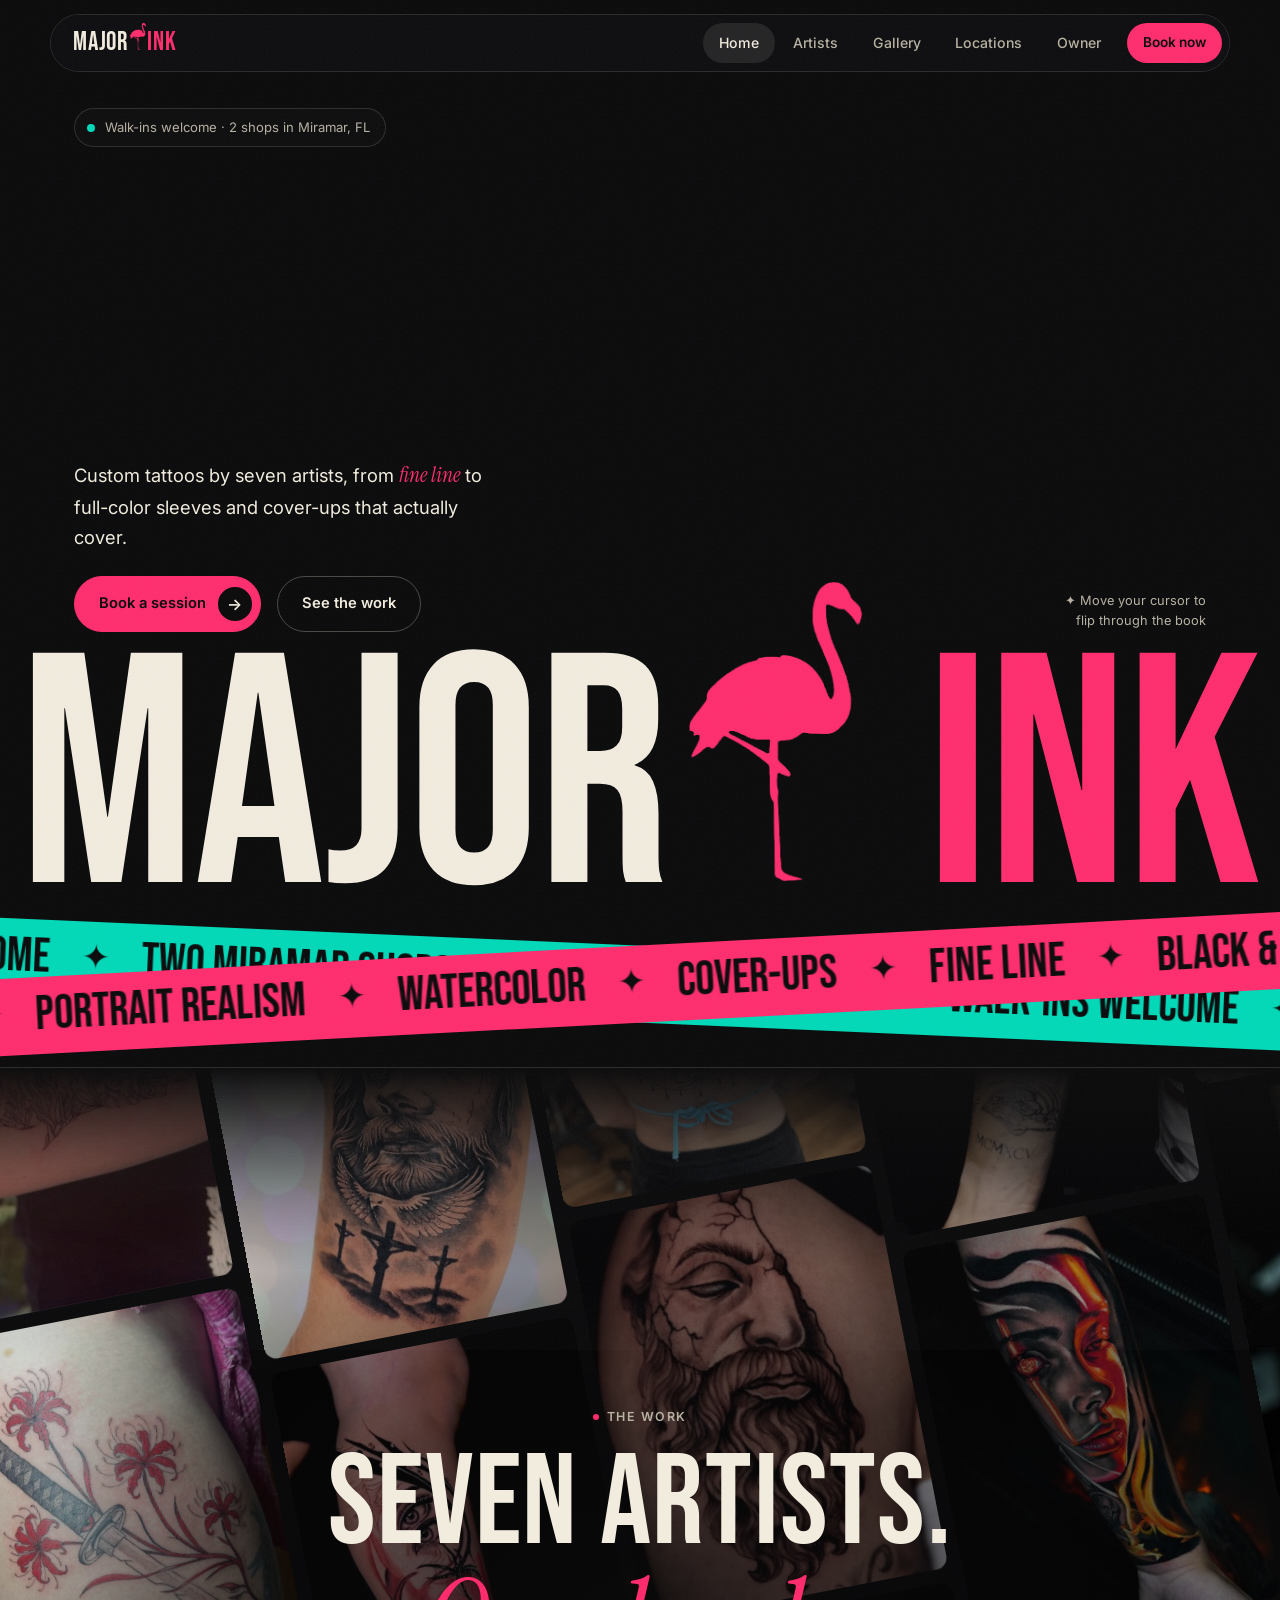
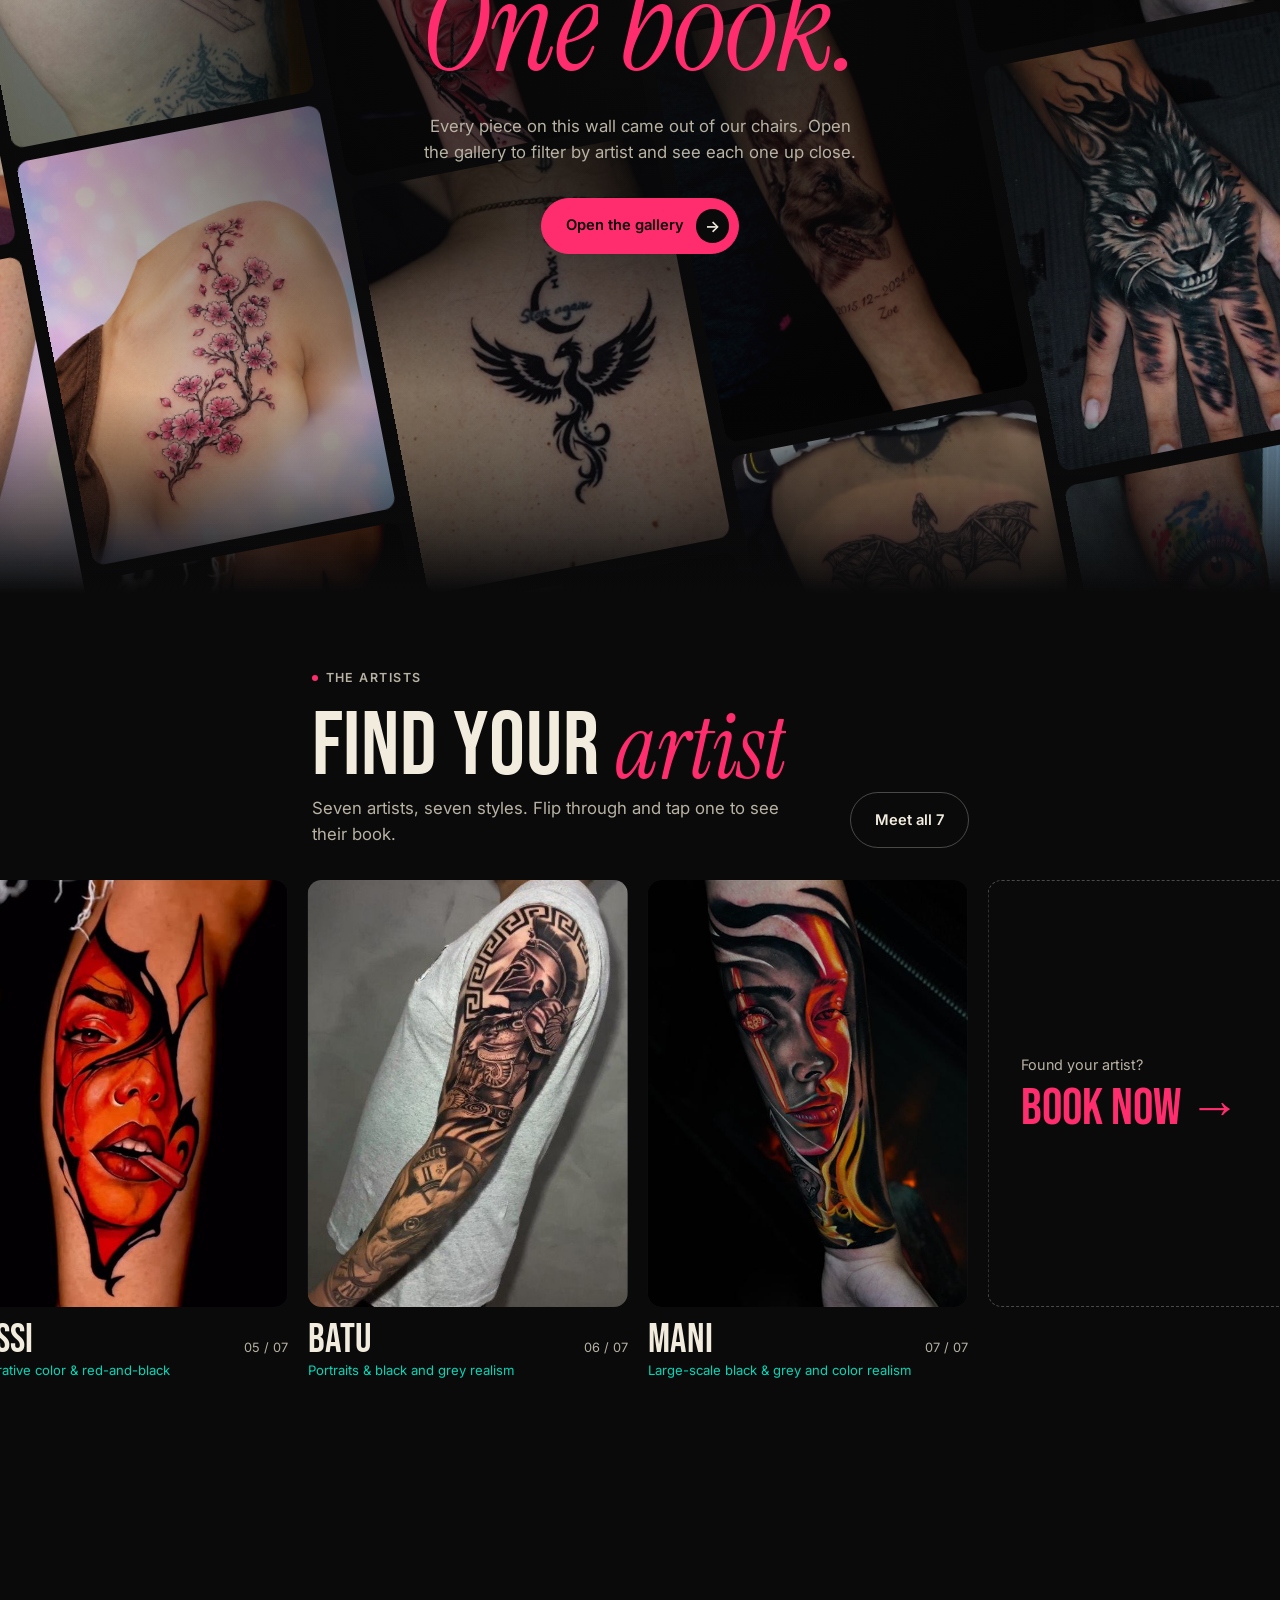
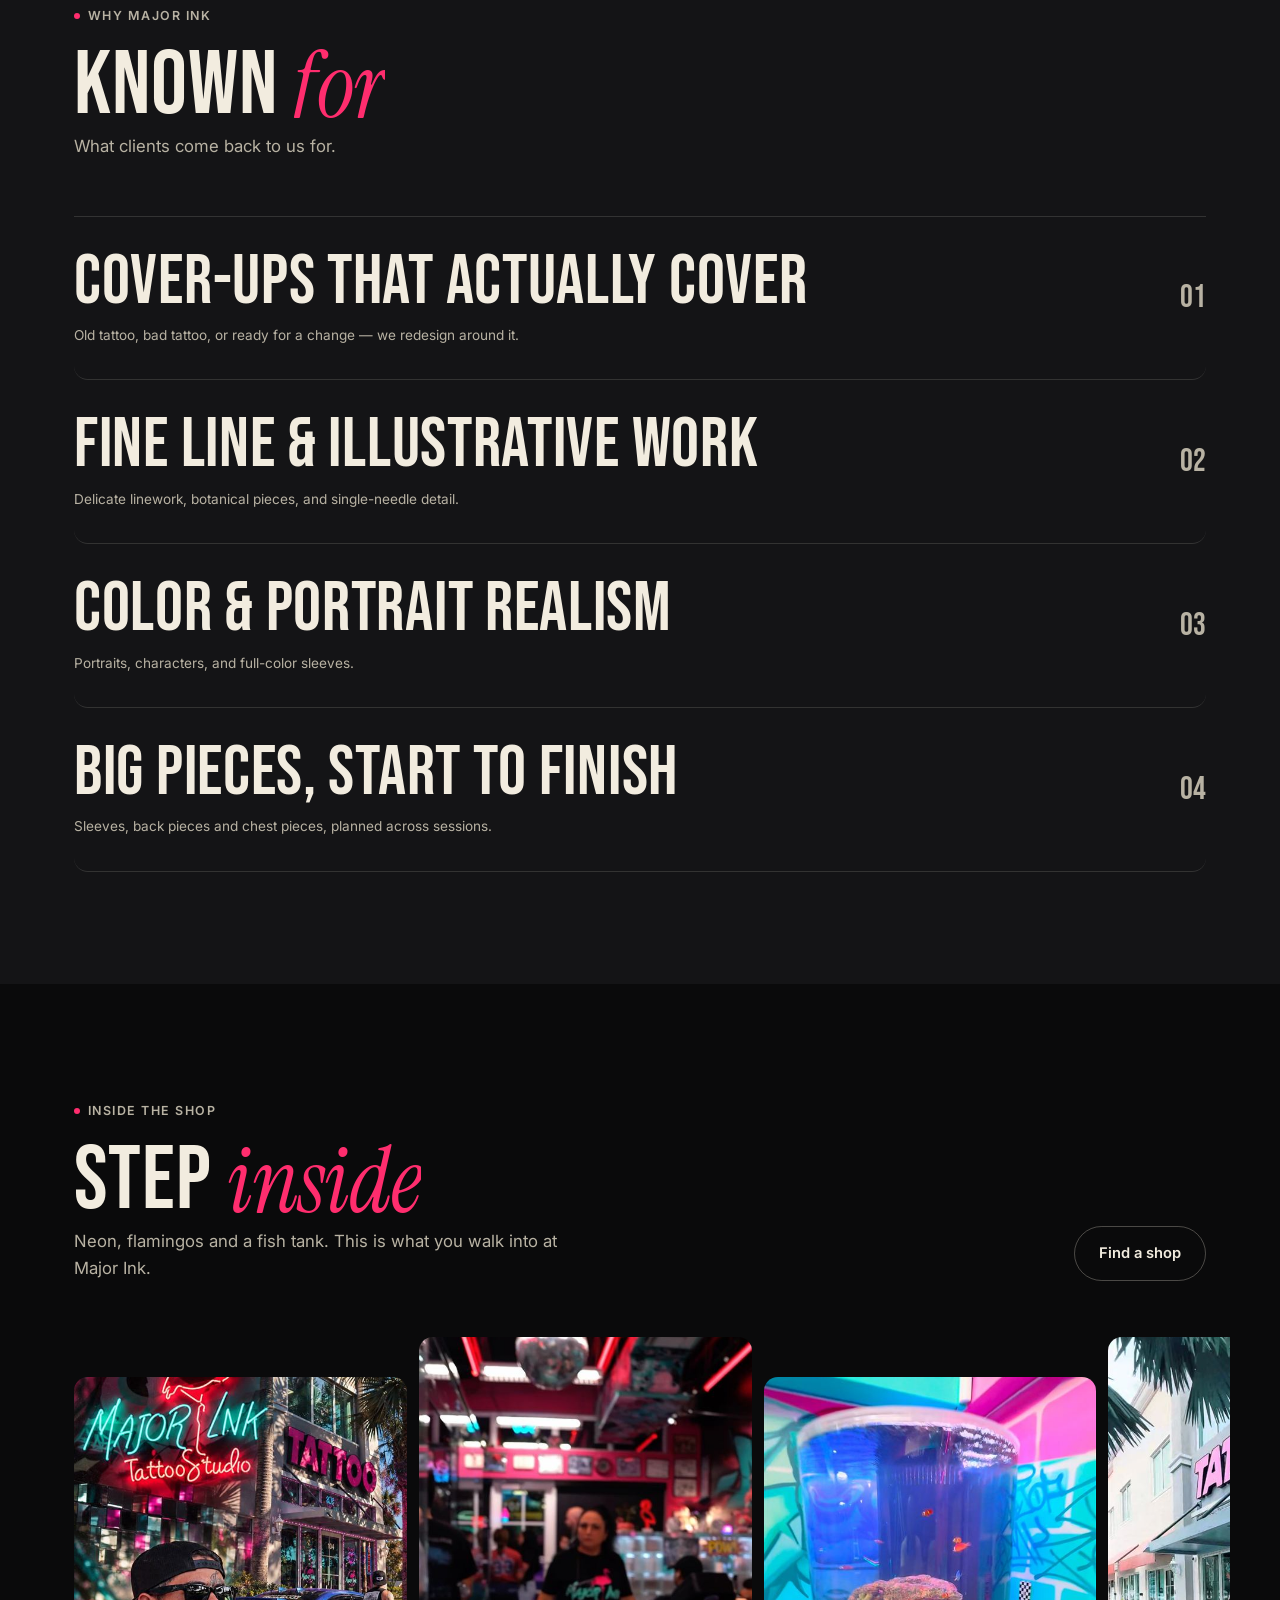
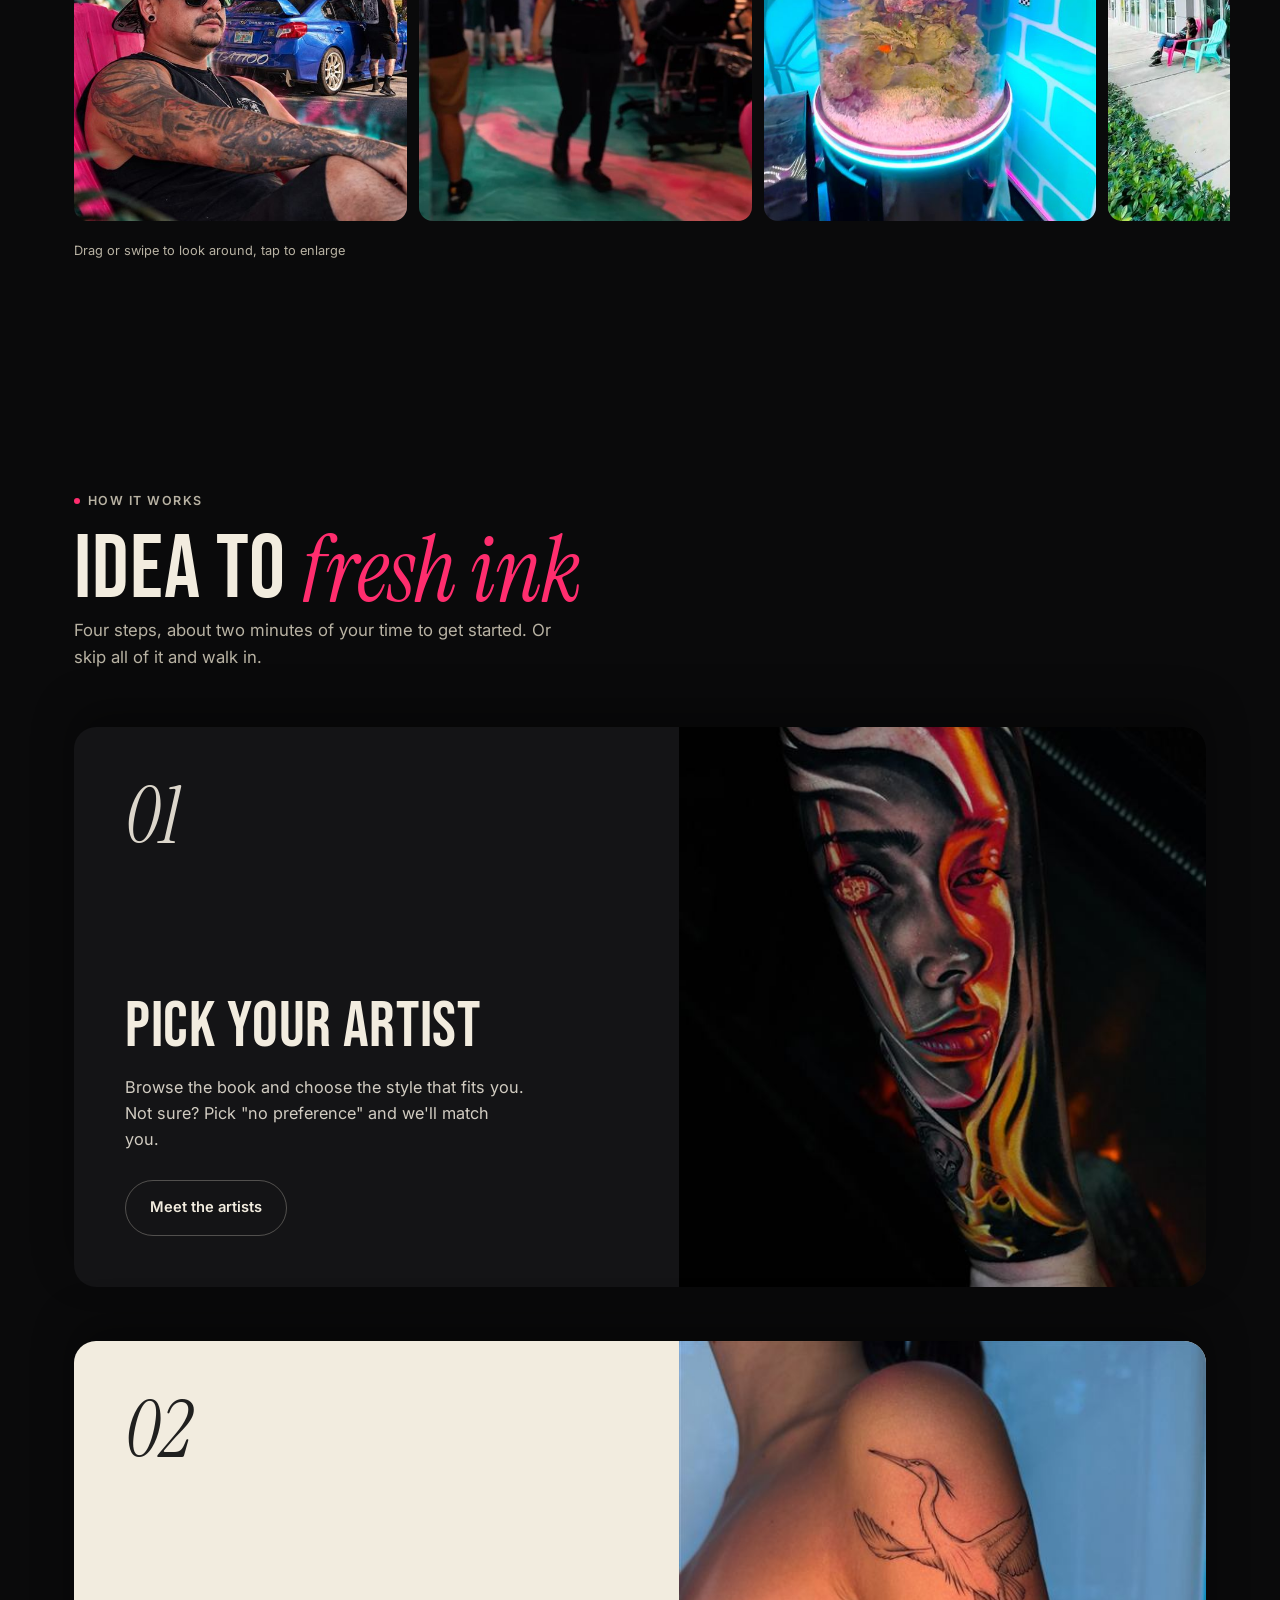
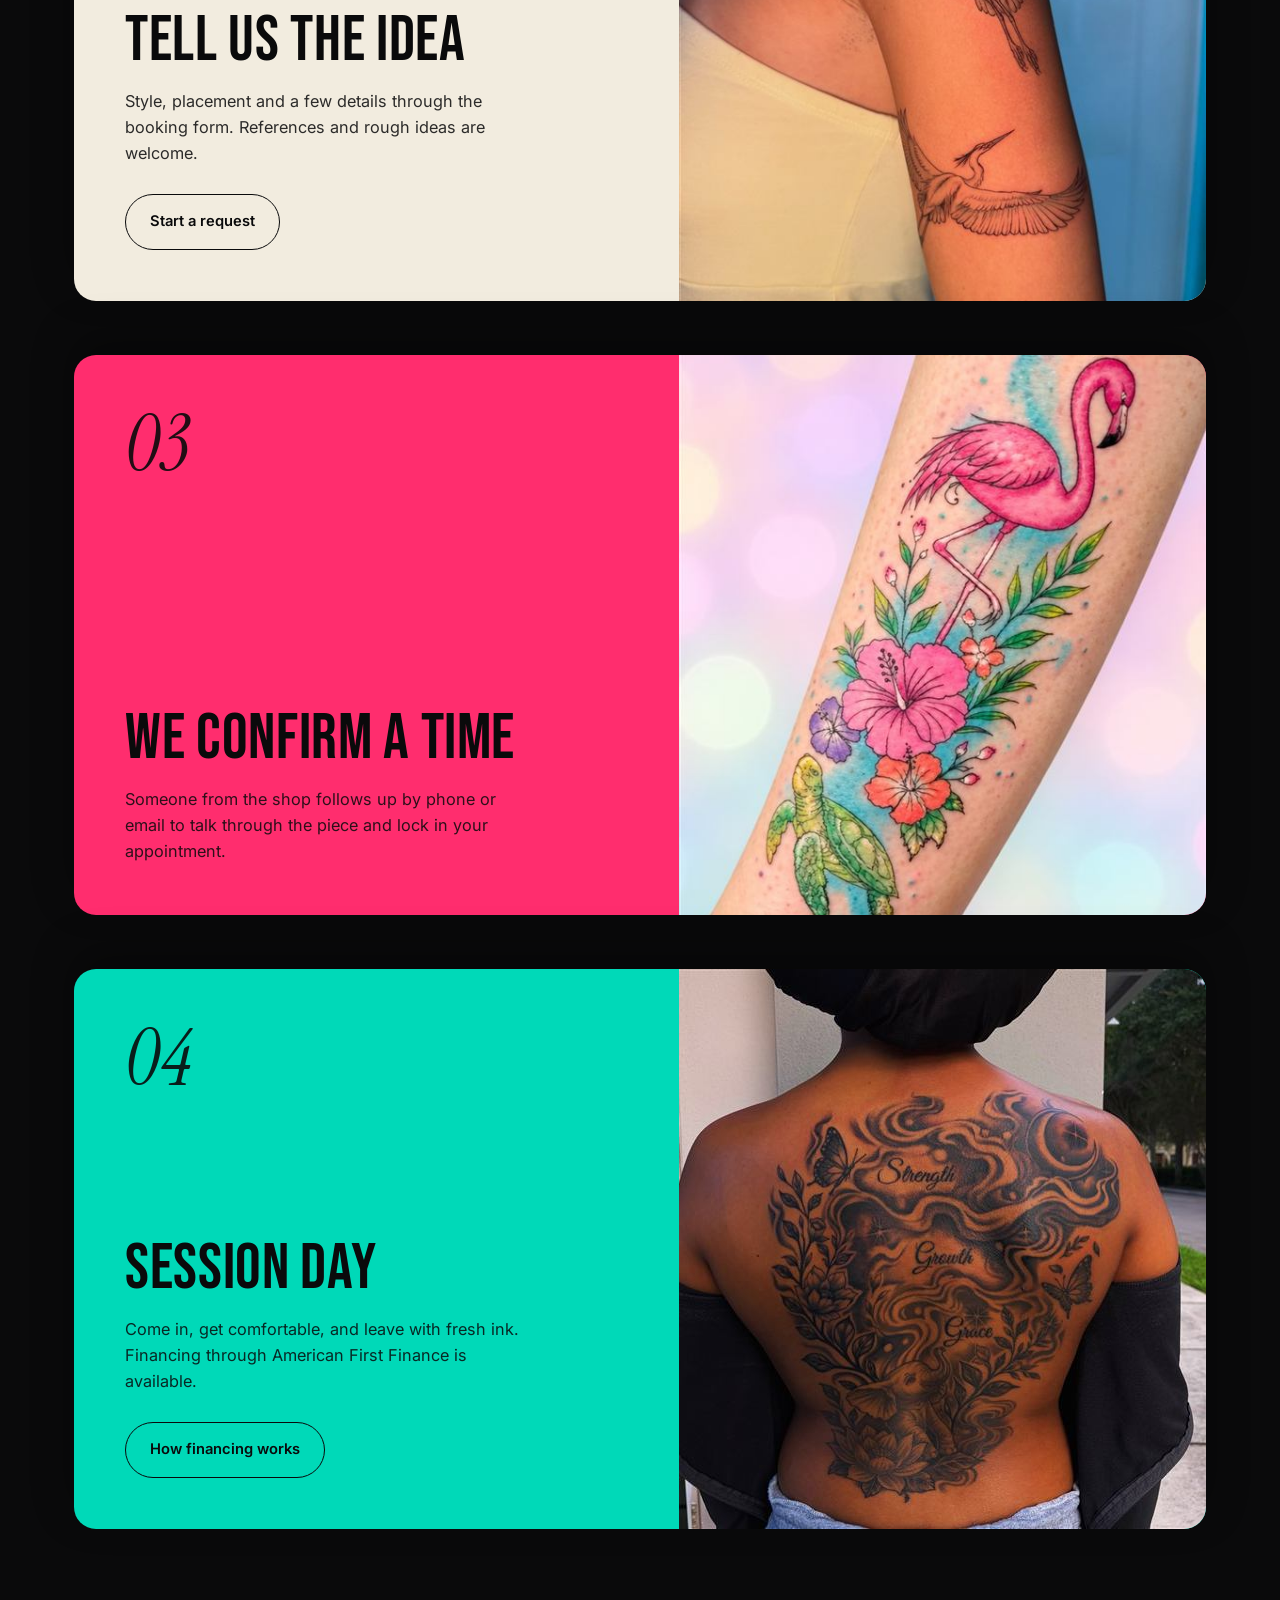
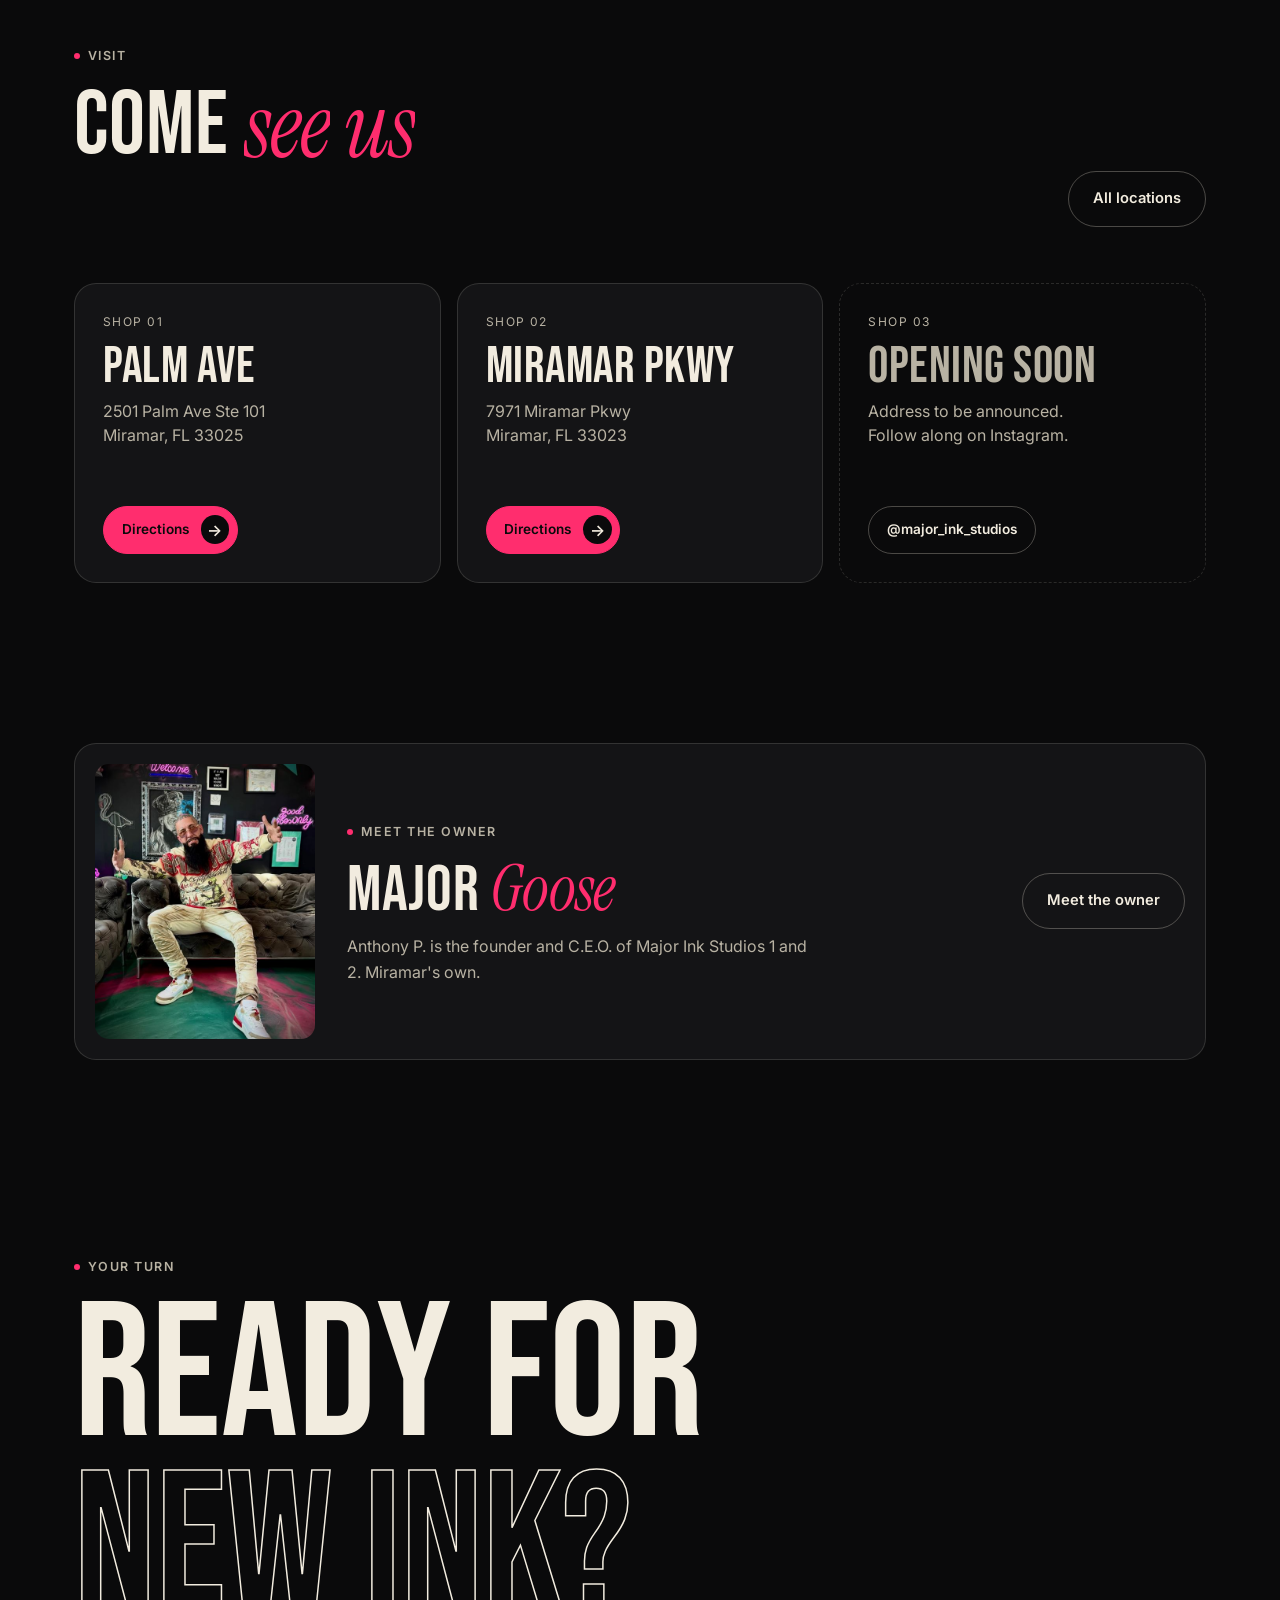
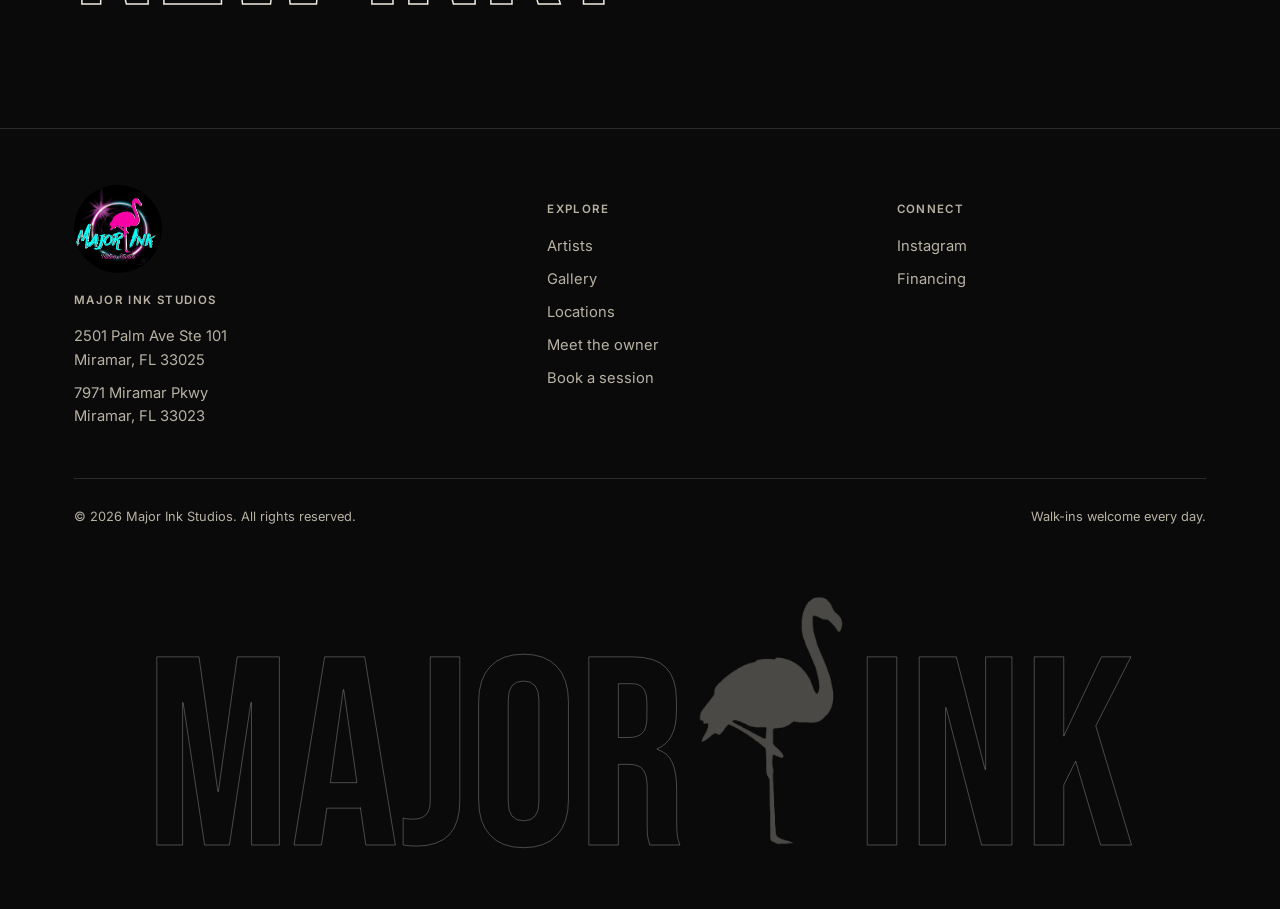
<file: index.html>
<!DOCTYPE html>
<html lang="en">
<head>
<meta charset="UTF-8">
<meta name="viewport" content="width=device-width, initial-scale=1.0, viewport-fit=cover">
<title>Major Ink Studios — Tattoo Shop in Miramar & Miami, FL</title>
<meta name="description" content="Major Ink Studios — seven tattoo artists in Miramar, FL. Fine line, realism, color and cover-ups. Walk-ins welcome. Book online.">
<script>document.documentElement.classList.add('js');try{var s=sessionStorage;if(s.getItem('mi-wipe')){document.documentElement.classList.add('is-arriving');s.removeItem('mi-wipe')}if(s.getItem('mi-intro'))document.documentElement.classList.add('intro-seen')}catch(e){}</script>
<link rel="icon" type="image/png" href="images/favicon.png">
<link rel="apple-touch-icon" href="images/apple-touch-icon.png">
<link rel="stylesheet" href="styles.css">
</head>
<body>

<div class="preloader" aria-hidden="true">
  <div class="preloader-bottom"><span>Major Ink Studios</span><span>Miramar, FL</span></div>
  <div class="preloader-word"><span>MAJOR</span><span class="flamingo"></span><span>INK</span></div>
  <div class="preloader-bottom"><span>Opening the book</span><span class="preloader-count">0</span></div>
  <div class="preloader-bar"><span></span></div>
</div>

<header class="site-header">
  <div class="nav-pill">
    <a href="index.html" class="logo" aria-label="Major Ink, home">MAJOR<span class="flamingo" aria-hidden="true"></span><span>INK</span></a>
    <nav class="main-nav" id="main-nav">
      <a href="index.html" class="active">Home</a>
      <a href="artists.html">Artists</a>
      <a href="gallery.html">Gallery</a>
      <a href="locations.html">Locations</a>
      <a href="owner.html">Owner</a>
      <a href="booking.html" class="nav-cta">Book now</a>
    </nav>
    <button class="nav-toggle" aria-label="Open menu" aria-expanded="false" aria-controls="main-nav"><span></span><span></span></button>
  </div>
</header>

<section class="hero hero-home" data-trail>
  <div class="trail-layer" aria-hidden="true"></div>
  <div class="wrap">
    <div class="hero-status" data-reveal data-after-intro><span class="dot"></span>Walk-ins welcome &middot; 2 shops in Miramar, FL</div>
  </div>
  <div class="wrap hero-row">
    <div>
      <p class="hero-sub" data-reveal data-after-intro>Custom tattoos by seven artists, from <em>fine line</em> to full-color sleeves and cover-ups that actually cover.</p>
      <div class="hero-actions" data-reveal data-after-intro>
        <a href="booking.html" class="btn btn-primary">Book a session <span class="btn-arrow" aria-hidden="true">&rarr;</span></a>
        <a href="gallery.html" class="btn btn-outline">See the work</a>
      </div>
    </div>
    <p class="hero-hint" data-reveal data-after-intro>&#10022; Move your cursor to flip through the book</p>
  </div>
  <h1 class="hero-wordmark" data-split data-after-intro>MAJOR<span class="flamingo" aria-hidden="true"></span> <span class="ink">INK</span></h1>
</section>

<section class="marquee-cross" aria-hidden="true">
  <div class="marquee teal" data-marquee="-1">
    <div class="marquee-track"><span>Walk-ins welcome</span><i>&#10022;</i><span>Two Miramar shops</span><i>&#10022;</i><span>Financing available</span><i>&#10022;</i></div>
  </div>
  <div class="marquee pink" data-marquee="1">
    <div class="marquee-track"><span>Fine line</span><i>&#10022;</i><span>Black &amp; grey</span><i>&#10022;</i><span>Portrait realism</span><i>&#10022;</i><span>Watercolor</span><i>&#10022;</i><span>Cover-ups</span><i>&#10022;</i></div>
  </div>
</section>

<section class="wall" data-wall>
  <div class="wall-plane" aria-hidden="true"></div>
  <div class="wall-overlay">
    <span class="eyebrow" data-reveal>The work</span>
    <h2 data-split>Seven artists.<br><em class="serif">One book.</em></h2>
    <p data-reveal>Every piece on this wall came out of our chairs. Open the gallery to filter by artist and see each one up close.</p>
    <a href="gallery.html" class="btn btn-primary" data-reveal>Open the gallery <span class="btn-arrow" aria-hidden="true">&rarr;</span></a>
  </div>
</section>

<section class="hscroll" data-hscroll>
  <div class="hscroll-sticky">
    <div class="wrap">
      <div class="section-head">
        <div>
          <span class="eyebrow" data-reveal>The artists</span>
          <h2 data-split>Find your <em class="serif">artist</em></h2>
          <p data-reveal>Seven artists, seven styles. Flip through and tap one to see their book.</p>
        </div>
        <a href="artists.html" class="btn btn-outline">Meet all 7</a>
      </div>
    </div>
    <div class="hscroll-track"></div>
    <div class="wrap"><div class="hscroll-progress"><span></span></div></div>
  </div>
</section>

<section style="background: var(--ink-2);">
  <div class="wrap">
    <div class="section-head">
      <div>
        <span class="eyebrow" data-reveal>Why Major Ink</span>
        <h2 data-split>Known <em class="serif">for</em></h2>
        <p data-reveal>What clients come back to us for.</p>
      </div>
    </div>
    <div class="row-list hover-list" data-hover-list>
      <div class="row-item" data-reveal>
        <div>
          <h3>Cover-ups that actually cover</h3>
          <span class="tag">Old tattoo, bad tattoo, or ready for a change — we redesign around it.</span>
        </div>
        <span class="tag">01</span>
      </div>
      <div class="row-item" data-reveal>
        <div>
          <h3>Fine line &amp; illustrative work</h3>
          <span class="tag">Delicate linework, botanical pieces, and single-needle detail.</span>
        </div>
        <span class="tag">02</span>
      </div>
      <div class="row-item" data-reveal>
        <div>
          <h3>Color &amp; portrait realism</h3>
          <span class="tag">Portraits, characters, and full-color sleeves.</span>
        </div>
        <span class="tag">03</span>
      </div>
      <div class="row-item" data-reveal>
        <div>
          <h3>Big pieces, start to finish</h3>
          <span class="tag">Sleeves, back pieces and chest pieces, planned across sessions.</span>
        </div>
        <span class="tag">04</span>
      </div>
    </div>
  </div>
</section>

<section class="inside">
  <div class="wrap">
    <div class="section-head">
      <div>
        <span class="eyebrow" data-reveal>Inside the shop</span>
        <h2 data-split>Step <em class="serif">inside</em></h2>
        <p data-reveal>Neon, flamingos and a fish tank. This is what you walk into at Major Ink.</p>
      </div>
      <a href="locations.html" class="btn btn-outline">Find a shop</a>
    </div>
    <div class="artist-reel shop-reel" data-lightbox data-drag-scroll>
      <img src="images/thumbs/shop/1.jpg" data-full="images/shop/1.jpg" alt="The neon Major Ink sign outside the shop at night" loading="lazy" decoding="async">
      <img src="images/thumbs/shop/2.jpg" data-full="images/shop/2.jpg" alt="Inside the shop" loading="lazy" decoding="async">
      <img src="images/thumbs/shop/3.jpg" data-full="images/shop/3.jpg" alt="The neon-lit aquarium inside the shop" loading="lazy" decoding="async">
      <img src="images/thumbs/shop/4.jpg" data-full="images/shop/4.jpg" alt="The front of the shop with the pink TATTOO sign" loading="lazy" decoding="async">
      <img src="images/thumbs/shop/5.jpg" data-full="images/shop/5.jpg" alt="The neon jellyfish sign" loading="lazy" decoding="async">
      <img src="images/thumbs/shop/6.jpg" data-full="images/shop/6.jpg" alt="The Major Ink flamingo logo on the shop wall" loading="lazy" decoding="async">
    </div>
    <p class="reel-hint">Drag or swipe to look around, tap to enlarge</p>
  </div>
</section>

<section class="steps">
  <div class="wrap">
    <div class="section-head">
      <div>
        <span class="eyebrow" data-reveal>How it works</span>
        <h2 data-split>Idea to <em class="serif">fresh ink</em></h2>
        <p data-reveal>Four steps, about two minutes of your time to get started. Or skip all of it and walk in.</p>
      </div>
    </div>
    <div class="stack">
      <article class="stack-card c-ink" style="--i:0">
        <div class="stack-text">
          <span class="stack-num">01</span>
          <h3>Pick your artist</h3>
          <p>Browse the book and choose the style that fits you. Not sure? Pick "no preference" and we'll match you.</p>
          <a class="btn btn-outline" href="artists.html">Meet the artists</a>
        </div>
        <div class="stack-media"><img src="images/thumbs/mani/1.jpg" alt="Color realism portrait by Mani" loading="lazy"></div>
      </article>
      <article class="stack-card c-paper" style="--i:1">
        <div class="stack-text">
          <span class="stack-num">02</span>
          <h3>Tell us the idea</h3>
          <p>Style, placement and a few details through the booking form. References and rough ideas are welcome.</p>
          <a class="btn btn-outline" href="booking.html">Start a request</a>
        </div>
        <div class="stack-media"><img src="images/thumbs/nyah/1.jpg" alt="Fine line herons by Nyah" loading="lazy"></div>
      </article>
      <article class="stack-card c-pink" style="--i:2">
        <div class="stack-text">
          <span class="stack-num">03</span>
          <h3>We confirm a time</h3>
          <p>Someone from the shop follows up by phone or email to talk through the piece and lock in your appointment.</p>
        </div>
        <div class="stack-media"><img src="images/thumbs/veronika/2.jpg" alt="Watercolor flamingo by Veronika" loading="lazy"></div>
      </article>
      <article class="stack-card c-teal" style="--i:3">
        <div class="stack-text">
          <span class="stack-num">04</span>
          <h3>Session day</h3>
          <p>Come in, get comfortable, and leave with fresh ink. Financing through American First Finance is available.</p>
          <a class="btn btn-outline" href="https://americanfirstfinance.com/how-it-works/" target="_blank" rel="noopener">How financing works</a>
        </div>
        <div class="stack-media"><img src="images/thumbs/chief/2.jpg" alt="Full back piece by Chief" loading="lazy"></div>
      </article>
    </div>
  </div>
</section>

<section class="visit" style="padding-top: 3rem;">
  <div class="wrap">
    <div class="section-head">
      <div>
        <span class="eyebrow" data-reveal>Visit</span>
        <h2 data-split>Come <em class="serif">see us</em></h2>
        <p data-reveal>Two shops in Miramar, with a third on the way. Walk-ins welcome every day.</p>
      </div>
      <a href="locations.html" class="btn btn-outline">All locations</a>
    </div>
    <div class="visit-grid">
      <div class="visit-card" data-reveal>
        <span class="visit-tag">Shop 01</span>
        <h3>Palm Ave</h3>
        <address>2501 Palm Ave Ste 101<br>Miramar, FL 33025</address>
        <div class="visit-actions">
          <a class="btn btn-primary" href="https://www.google.com/maps/dir/?api=1&destination=2501+Palm+Ave+Ste+101%2C+Miramar%2C+FL+33025" target="_blank" rel="noopener">Directions <span class="btn-arrow" aria-hidden="true">&rarr;</span></a>
        </div>
      </div>
      <div class="visit-card" data-reveal>
        <span class="visit-tag">Shop 02</span>
        <h3>Miramar Pkwy</h3>
        <address>7971 Miramar Pkwy<br>Miramar, FL 33023</address>
        <div class="visit-actions">
          <a class="btn btn-primary" href="https://www.google.com/maps/dir/?api=1&destination=7971+Miramar+Pkwy%2C+Miramar%2C+FL+33023" target="_blank" rel="noopener">Directions <span class="btn-arrow" aria-hidden="true">&rarr;</span></a>
        </div>
      </div>
      <div class="visit-card is-soon" data-reveal>
        <span class="visit-tag">Shop 03</span>
        <h3>Opening soon</h3>
        <address>Address to be announced.<br>Follow along on Instagram.</address>
        <div class="visit-actions">
          <a class="btn btn-outline" href="https://instagram.com/major_ink_studios" target="_blank" rel="noopener">@major_ink_studios</a>
        </div>
      </div>
    </div>
  </div>
</section>

<section class="founder">
  <div class="wrap">
    <div class="founder-card" data-reveal>
      <img class="founder-photo" src="images/thumbs/owner/1.jpg" alt="Anthony P., Major Goose, inside Major Ink Studios" loading="lazy">
      <div>
        <span class="eyebrow">Meet the owner</span>
        <h2>Major <em class="serif">Goose</em></h2>
        <p>Anthony P. is the founder and C.E.O. of Major Ink Studios 1 and 2. Miramar's own.</p>
      </div>
      <a href="owner.html" class="btn btn-outline">Meet the owner</a>
    </div>
  </div>
</section>

<section class="big-cta">
  <div class="wrap">
    <span class="eyebrow" data-reveal>Your turn</span>
    <a href="booking.html" class="big-cta-link" data-cursor="Book">
      <span class="big-cta-line" data-split>Ready for</span>
      <span class="big-cta-line big-cta-outline" data-split>new ink?</span>
    </a>
  </div>
</section>

<a href="booking.html" class="mobile-book">Book a session <span class="btn-arrow" aria-hidden="true">&rarr;</span></a>

<footer class="site-footer">
  <div class="wrap">
    <div class="footer-grid">
      <div>
        <img class="footer-logo" src="images/logo.jpg" alt="Major Ink Tattoo Studio logo" width="88" height="88" loading="lazy">
        <h4>Major Ink Studios</h4>
        <p>2501 Palm Ave Ste 101<br>Miramar, FL 33025</p>
        <p>7971 Miramar Pkwy<br>Miramar, FL 33023</p>
      </div>
      <div>
        <h4>Explore</h4>
        <a href="artists.html">Artists</a>
        <a href="gallery.html">Gallery</a>
        <a href="locations.html">Locations</a>
        <a href="owner.html">Meet the owner</a>
        <a href="booking.html">Book a session</a>
      </div>
      <div>
        <h4>Connect</h4>
        <a href="https://instagram.com/major_ink_studios" target="_blank" rel="noopener">Instagram</a>
        <a href="https://americanfirstfinance.com/" target="_blank" rel="noopener">Financing</a>
      </div>
    </div>
    <div class="footer-bottom">
      <span>&copy; 2026 Major Ink Studios. All rights reserved.</span>
      <span>Walk-ins welcome every day.</span>
    </div>
  </div>
</footer>

<script src="artists-data.js"></script>
<script src="script.js"></script>
<script src="fx.js"></script>
</body>
</html>
</file>
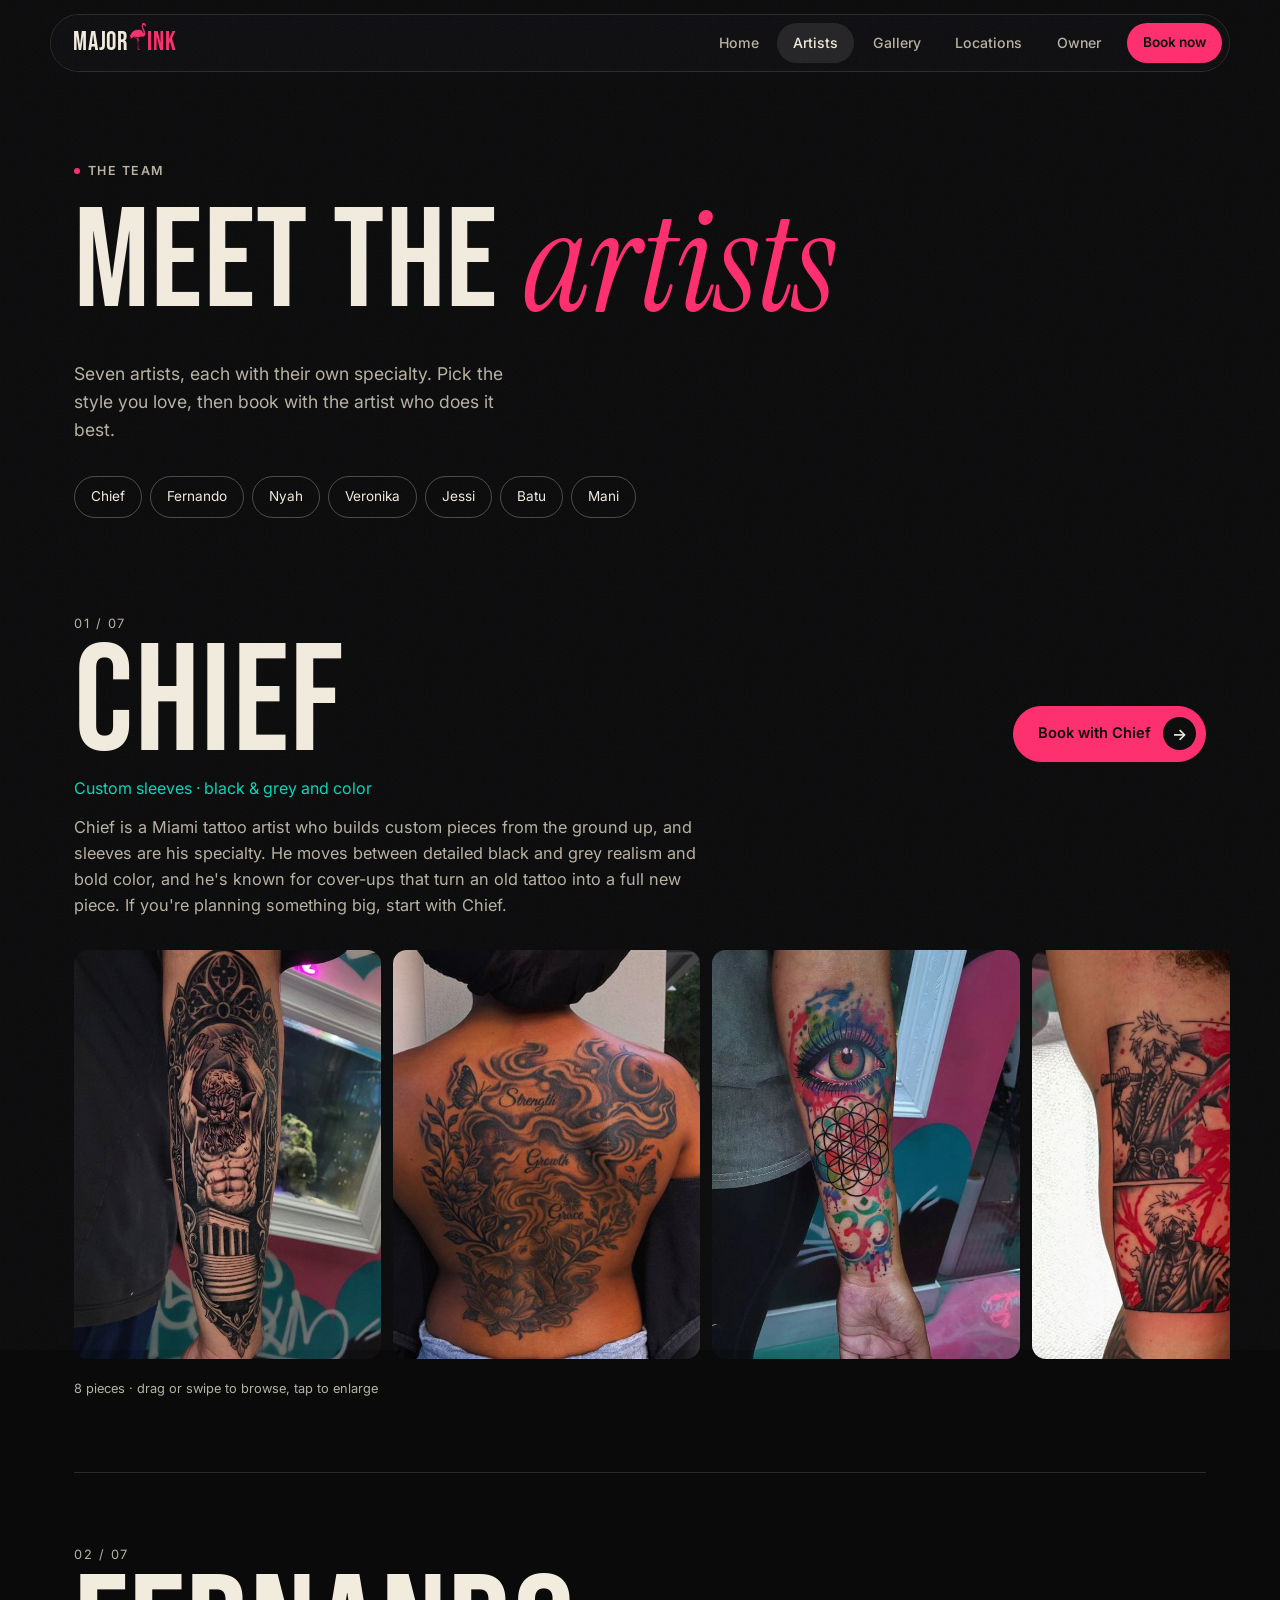
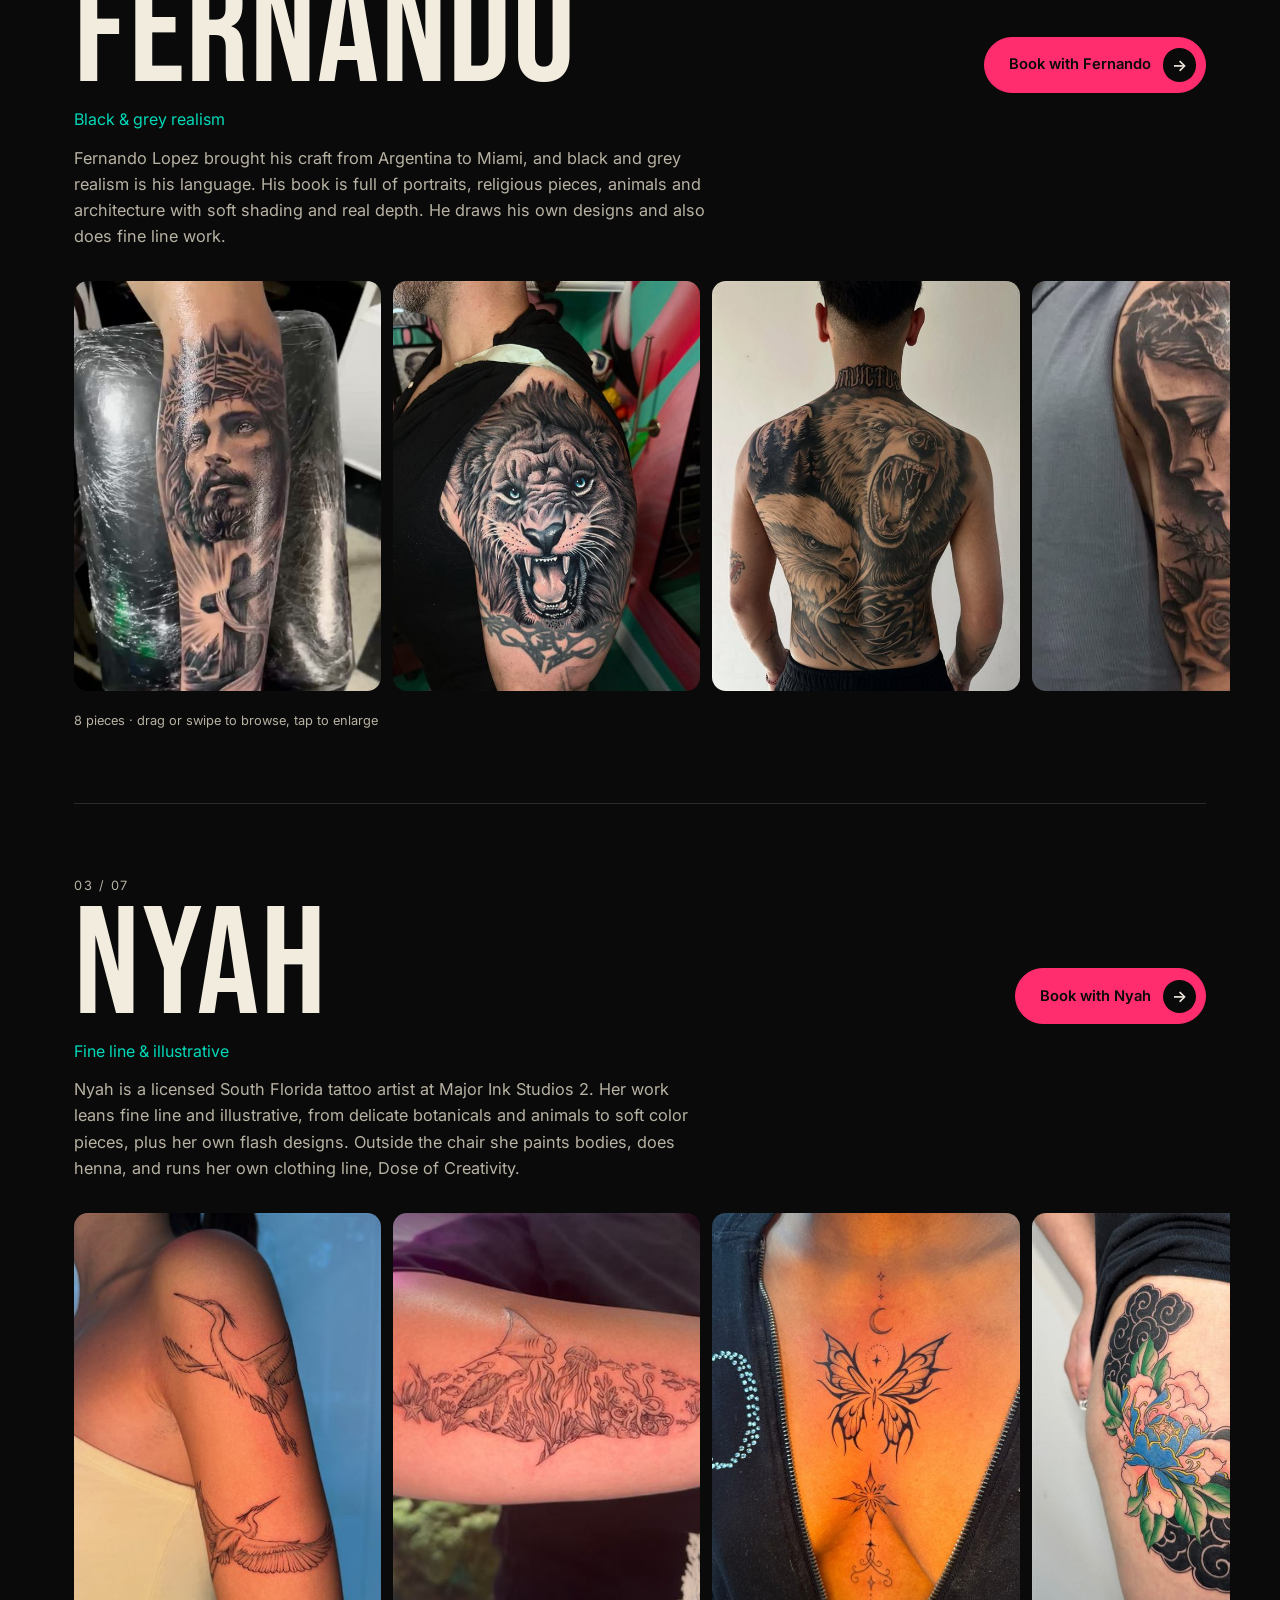
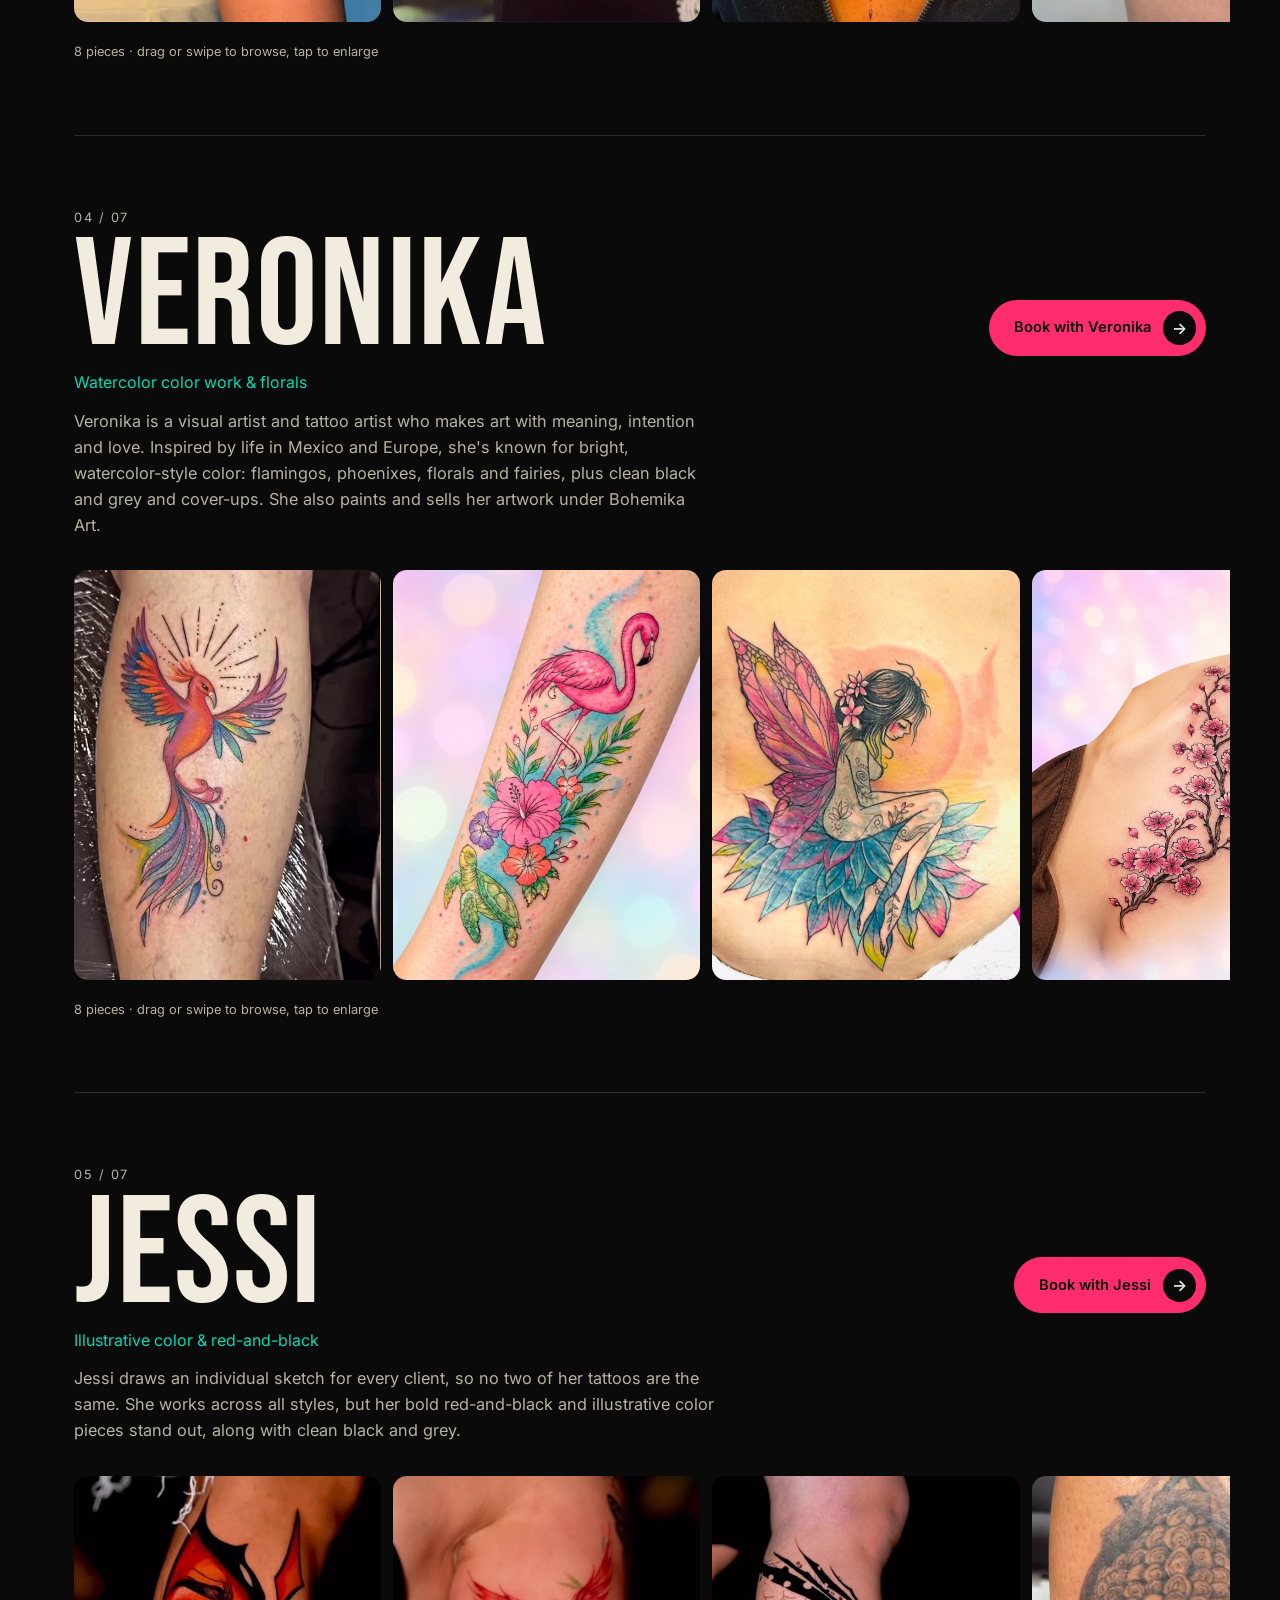
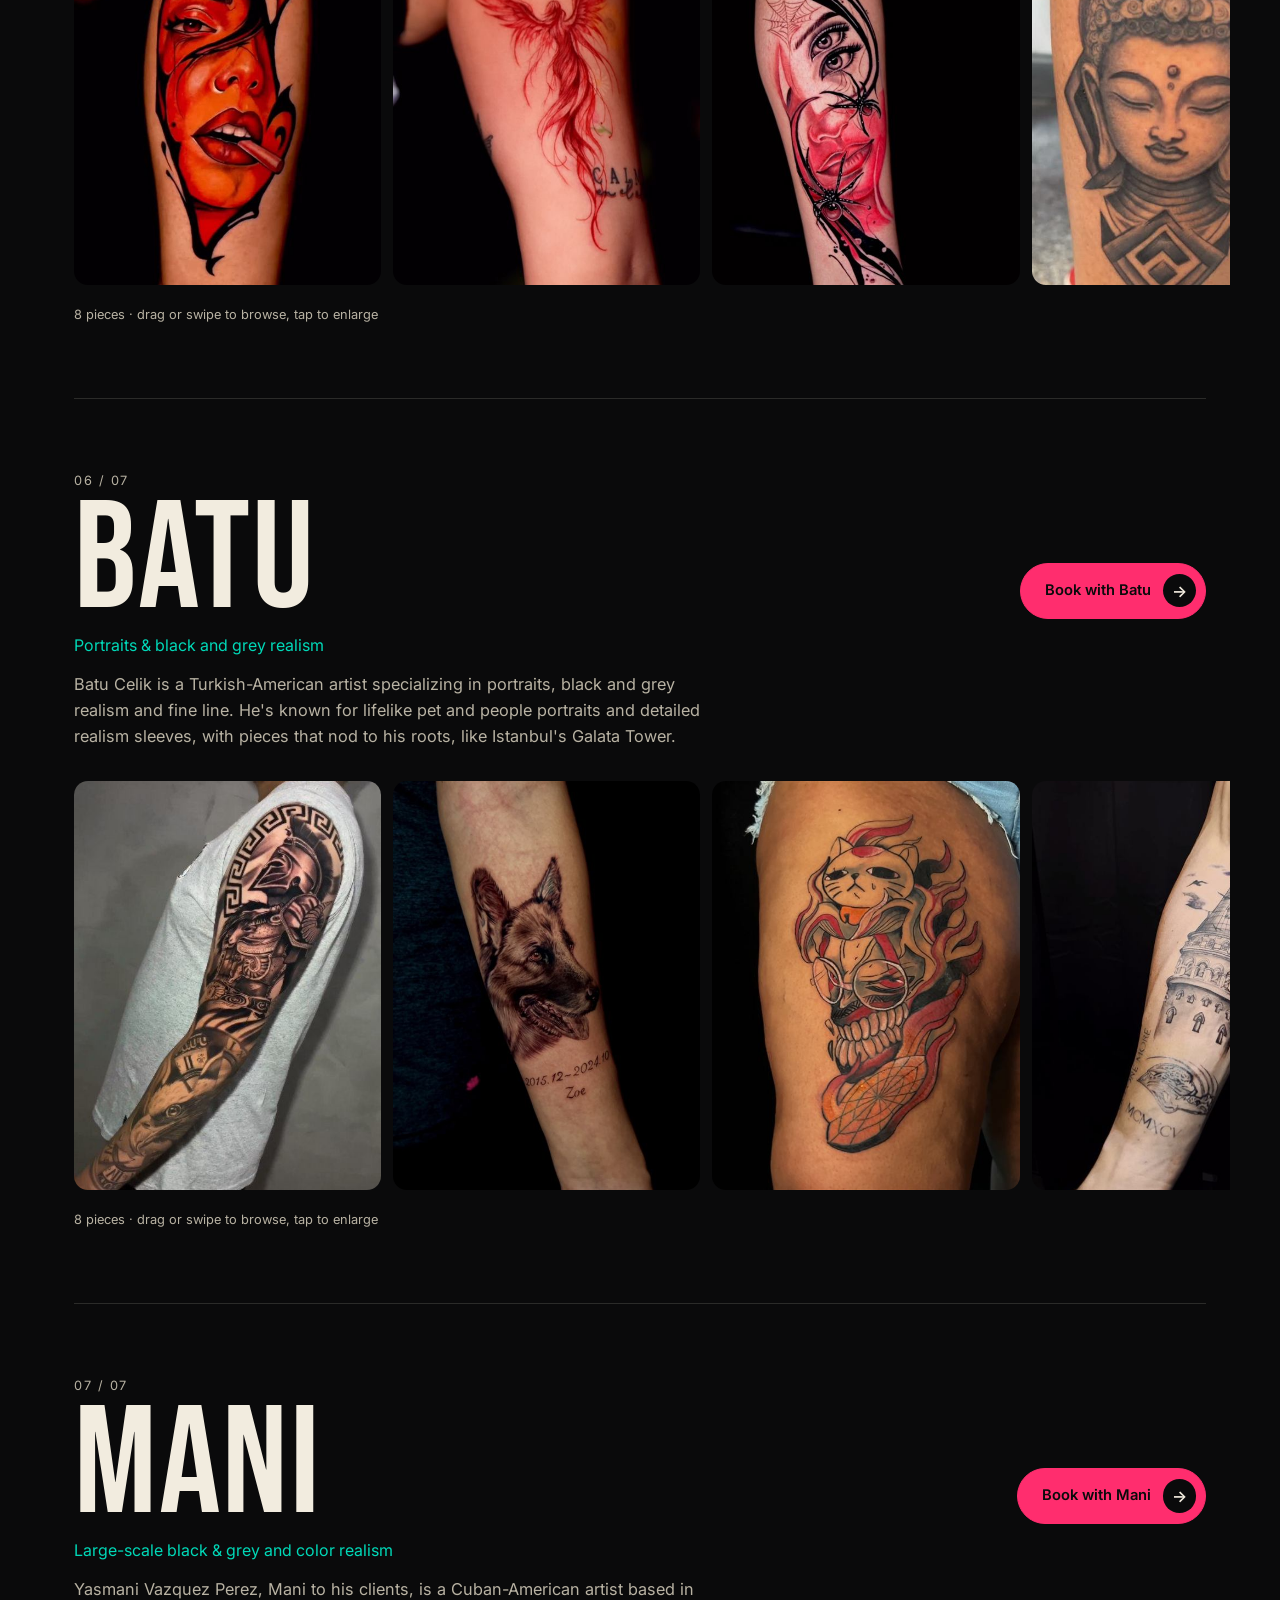
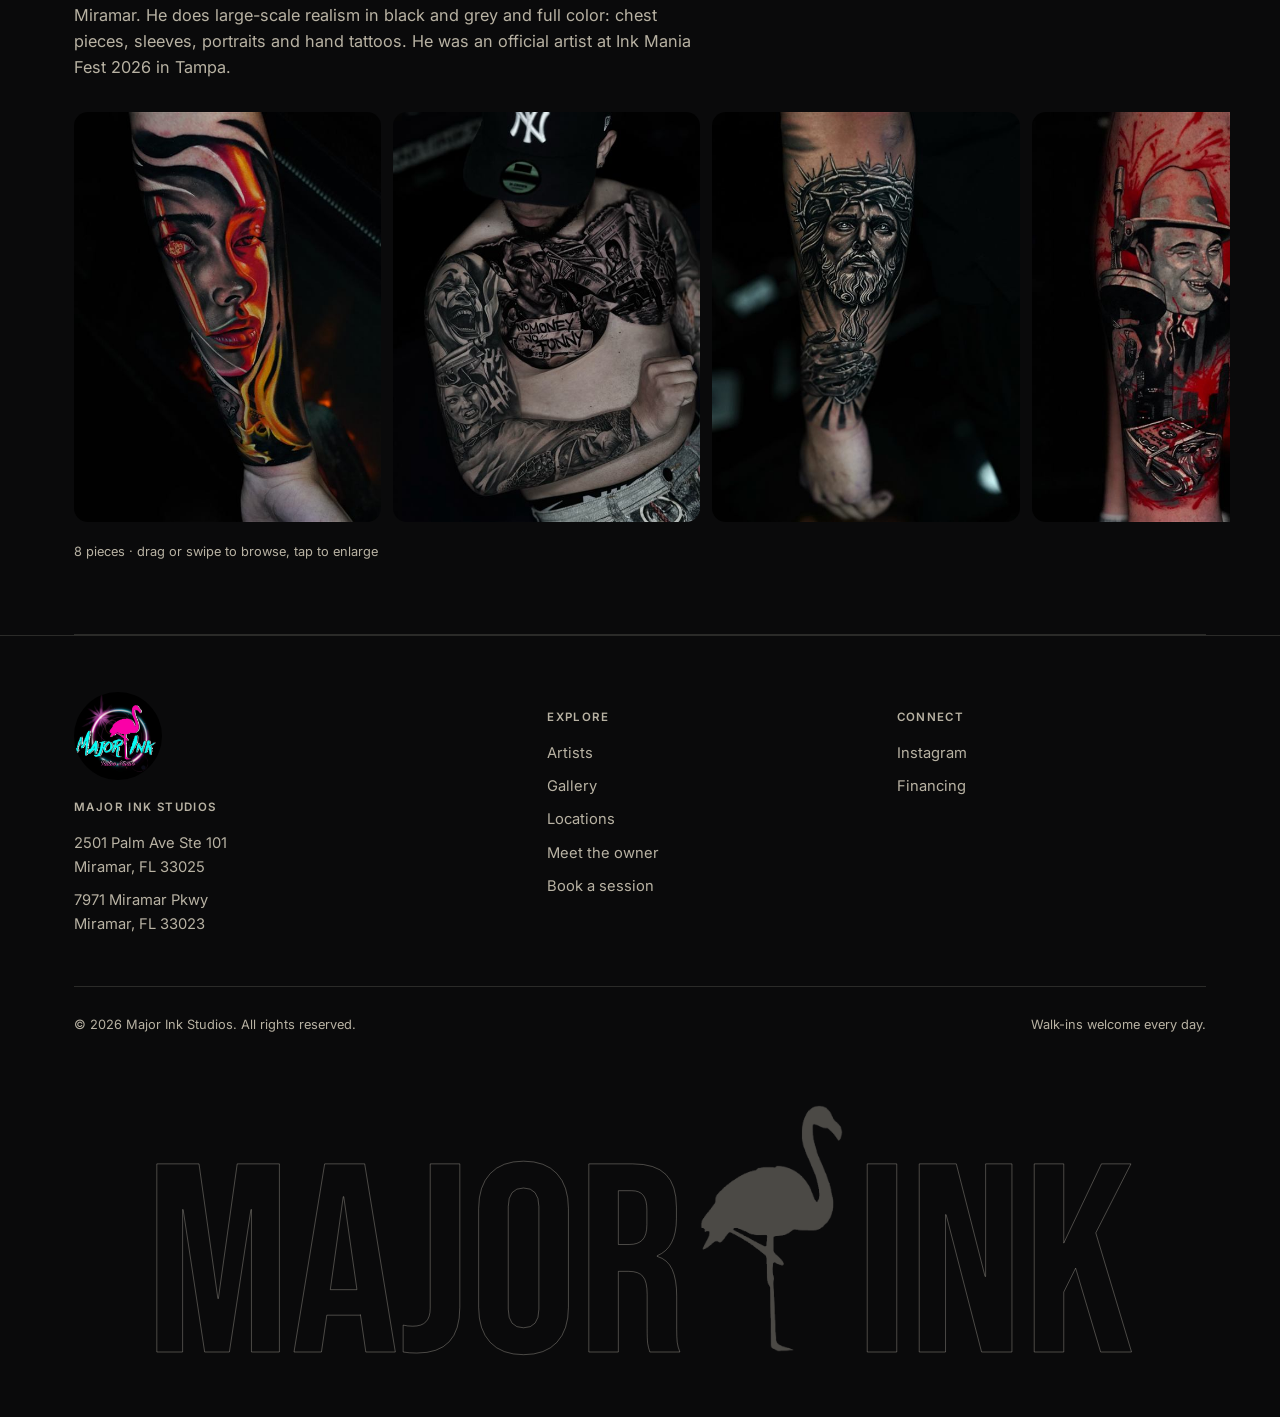
<file: artists.html>
<!DOCTYPE html>
<html lang="en">
<head>
<meta charset="UTF-8">
<meta name="viewport" content="width=device-width, initial-scale=1.0, viewport-fit=cover">
<title>Artists — Major Ink Studios</title>
<meta name="description" content="Meet the seven tattoo artists at Major Ink Studios in Miramar, FL, and browse each artist's work.">
<script>document.documentElement.classList.add('js');try{var s=sessionStorage;if(s.getItem('mi-wipe')){document.documentElement.classList.add('is-arriving');s.removeItem('mi-wipe')}if(s.getItem('mi-intro'))document.documentElement.classList.add('intro-seen')}catch(e){}</script>
<link rel="icon" type="image/png" href="images/favicon.png">
<link rel="apple-touch-icon" href="images/apple-touch-icon.png">
<link rel="stylesheet" href="styles.css">
</head>
<body>

<header class="site-header">
  <div class="nav-pill">
    <a href="index.html" class="logo" aria-label="Major Ink, home">MAJOR<span class="flamingo" aria-hidden="true"></span><span>INK</span></a>
    <nav class="main-nav" id="main-nav">
      <a href="index.html">Home</a>
      <a href="artists.html" class="active">Artists</a>
      <a href="gallery.html">Gallery</a>
      <a href="locations.html">Locations</a>
      <a href="owner.html">Owner</a>
      <a href="booking.html" class="nav-cta">Book now</a>
    </nav>
    <button class="nav-toggle" aria-label="Open menu" aria-expanded="false" aria-controls="main-nav"><span></span><span></span></button>
  </div>
</header>

<section class="hero" style="padding-bottom: 1.5rem;">
  <div class="wrap">
    <div class="hero-eyebrow">The team</div>
    <h1 data-split data-after-intro>Meet the <em class="serif">artists</em></h1>
    <p class="hero-sub" data-reveal data-after-intro>Seven artists, each with their own specialty. Pick the style you love, then book with the artist who does it best.</p>
    <nav class="artist-jump" id="artist-jump" aria-label="Jump to an artist" data-reveal data-after-intro></nav>
  </div>
</section>

<div id="artist-sections" class="wrap"></div>

<a href="booking.html" class="mobile-book">Book a session <span class="btn-arrow" aria-hidden="true">&rarr;</span></a>

<footer class="site-footer">
  <div class="wrap">
    <div class="footer-grid">
      <div>
        <img class="footer-logo" src="images/logo.jpg" alt="Major Ink Tattoo Studio logo" width="88" height="88" loading="lazy">
        <h4>Major Ink Studios</h4>
        <p>2501 Palm Ave Ste 101<br>Miramar, FL 33025</p>
        <p>7971 Miramar Pkwy<br>Miramar, FL 33023</p>
      </div>
      <div>
        <h4>Explore</h4>
        <a href="artists.html">Artists</a>
        <a href="gallery.html">Gallery</a>
        <a href="locations.html">Locations</a>
        <a href="owner.html">Meet the owner</a>
        <a href="booking.html">Book a session</a>
      </div>
      <div>
        <h4>Connect</h4>
        <a href="https://instagram.com/major_ink_studios" target="_blank" rel="noopener">Instagram</a>
        <a href="https://americanfirstfinance.com/" target="_blank" rel="noopener">Financing</a>
      </div>
    </div>
    <div class="footer-bottom">
      <span>&copy; 2026 Major Ink Studios. All rights reserved.</span>
      <span>Walk-ins welcome every day.</span>
    </div>
  </div>
</footer>

<script src="artists-data.js"></script>
<script src="script.js"></script>
<script>
  (function () {
    var container = document.getElementById('artist-sections');
    var jump = document.getElementById('artist-jump');
    var total = String(ARTISTS.length).padStart(2, '0');
    var isPlaceholder = function (text) { return !text || /^PLACEHOLDER/.test(text); };

    jump.innerHTML = ARTISTS.map(function (a) {
      return '<a href="#' + a.slug + '">' + a.name + '</a>';
    }).join('');

    ARTISTS.forEach(function (artist, i) {
      var section = document.createElement('section');
      section.className = 'artist-profile';
      section.id = artist.slug;
      section.setAttribute('aria-label', artist.name);

      // Placeholder bios and roles stay out of the public page until the artist sends real ones.
      var role = isPlaceholder(artist.role) ? '' : '<p class="artist-profile-role">' + artist.role + '</p>';
      var bio = isPlaceholder(artist.bio) ? '' : '<p class="artist-profile-bio">' + artist.bio + '</p>';

      var reel = artist.photos.map(function (src) {
        return thumbImg(src, 'Tattoo by ' + artist.name);
      }).join('');

      section.innerHTML =
        '<div class="artist-top" data-reveal>' +
          '<span class="artist-index">' + String(i + 1).padStart(2, '0') + ' / ' + total + '</span>' +
          '<h2 class="artist-name">' + artist.name + '</h2>' +
          '<div class="artist-meta">' + role + bio + '</div>' +
          '<a class="btn btn-primary artist-book" href="booking.html?artist=' + encodeURIComponent(artist.name) + '">Book with ' + artist.name + ' <span class="btn-arrow" aria-hidden="true">&rarr;</span></a>' +
        '</div>' +
        '<div class="artist-reel" data-lightbox data-drag-scroll>' + reel + '</div>' +
        '<p class="reel-hint">' + artist.photos.length + ' pieces &middot; drag or swipe to browse, tap to enlarge</p>';

      container.appendChild(section);
    });
  })();
</script>
<script src="fx.js"></script>
</body>
</html>
</file>
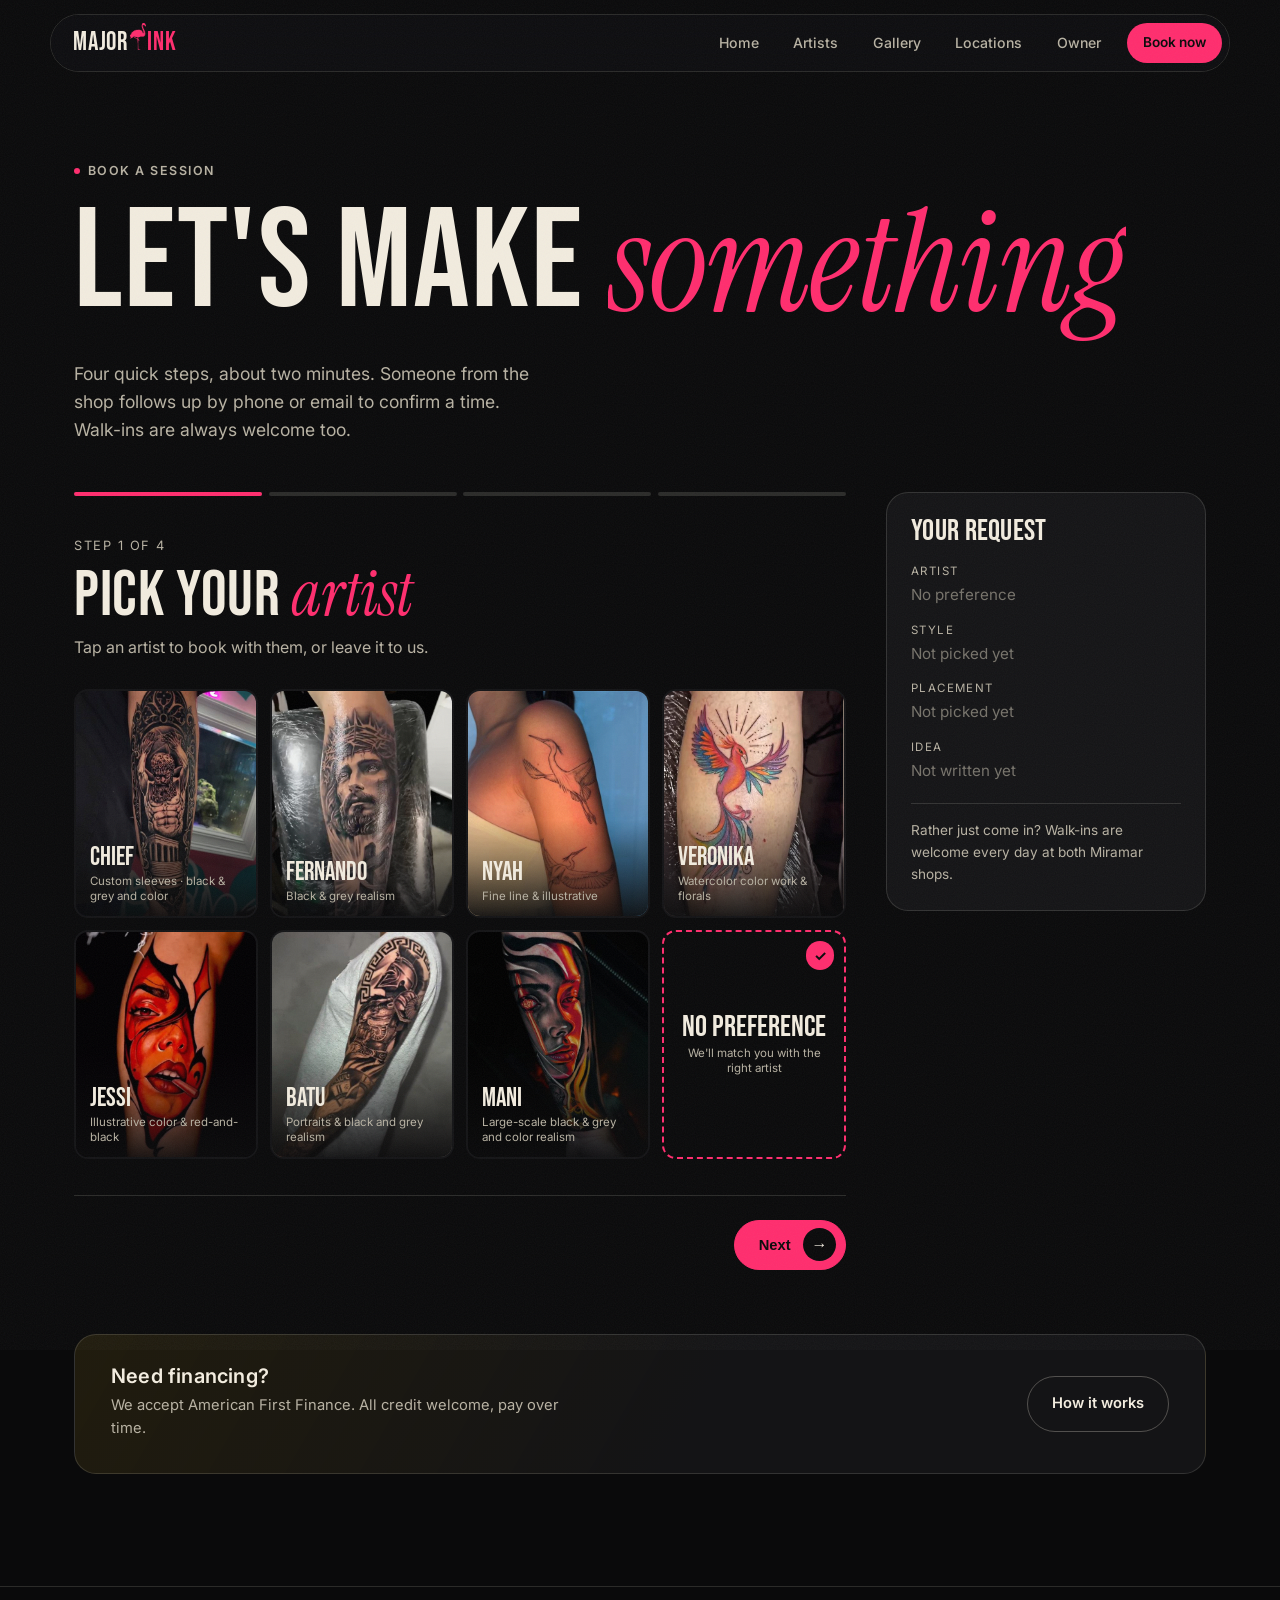
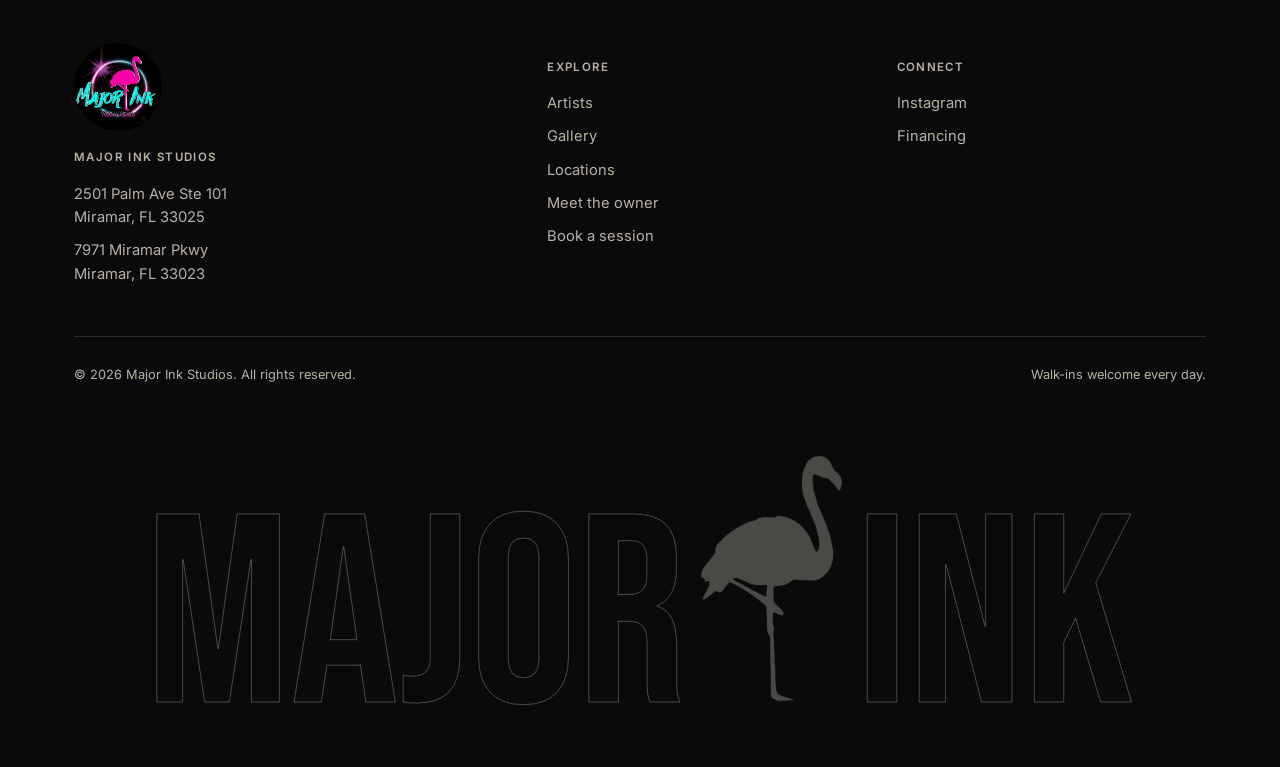
<file: booking.html>
<!DOCTYPE html>
<html lang="en">
<head>
<meta charset="UTF-8">
<meta name="viewport" content="width=device-width, initial-scale=1.0, viewport-fit=cover">
<title>Book a Session — Major Ink Studios</title>
<meta name="description" content="Request a tattoo session at Major Ink Studios in Miramar, FL. Pick your artist, tell us the idea, and we'll confirm a time.">
<script>document.documentElement.classList.add('js');try{var s=sessionStorage;if(s.getItem('mi-wipe')){document.documentElement.classList.add('is-arriving');s.removeItem('mi-wipe')}if(s.getItem('mi-intro'))document.documentElement.classList.add('intro-seen')}catch(e){}</script>
<link rel="icon" type="image/png" href="images/favicon.png">
<link rel="apple-touch-icon" href="images/apple-touch-icon.png">
<link rel="stylesheet" href="styles.css">
</head>
<body>

<header class="site-header">
  <div class="nav-pill">
    <a href="index.html" class="logo" aria-label="Major Ink, home">MAJOR<span class="flamingo" aria-hidden="true"></span><span>INK</span></a>
    <nav class="main-nav" id="main-nav">
      <a href="index.html">Home</a>
      <a href="artists.html">Artists</a>
      <a href="gallery.html">Gallery</a>
      <a href="locations.html">Locations</a>
      <a href="owner.html">Owner</a>
      <a href="booking.html" class="nav-cta active">Book now</a>
    </nav>
    <button class="nav-toggle" aria-label="Open menu" aria-expanded="false" aria-controls="main-nav"><span></span><span></span></button>
  </div>
</header>

<section class="hero" style="padding-bottom: 3rem;">
  <div class="wrap">
    <div class="hero-eyebrow">Book a session</div>
    <h1 data-split data-after-intro>Let's make <em class="serif">something</em></h1>
    <p class="hero-sub" data-reveal data-after-intro>Four quick steps, about two minutes. Someone from the shop follows up by phone or email to confirm a time. Walk-ins are always welcome too.</p>
  </div>
</section>

<section style="padding-top: 0;">
  <div class="wrap">

    <div class="form-success" tabindex="-1">
      <h2>Request sent.</h2>
      <p>Someone from Major Ink will reach out by phone or email to confirm your appointment.</p>
      <div class="hero-actions" style="margin-top: 1.5rem;">
        <a class="btn btn-outline" href="gallery.html">Browse the gallery</a>
        <a class="btn btn-outline" href="index.html">Back to home</a>
      </div>
    </div>

    <div class="book-layout" data-reveal>
      <form id="booking-form" novalidate>
        <div class="book-progress" aria-hidden="true"><span></span><span></span><span></span><span></span></div>

        <fieldset class="book-step" data-step="1">
          <div class="book-step-head">
            <span class="step-count">Step 1 of 4</span>
            <h2>Pick your <em class="serif">artist</em></h2>
            <p>Tap an artist to book with them, or leave it to us.</p>
          </div>
          <div class="pick-grid" id="artist-picks"></div>
          <div class="field" style="margin: 0;"><input type="hidden" id="artist" name="artist" value=""></div>
        </fieldset>

        <fieldset class="book-step" data-step="2">
          <div class="book-step-head">
            <span class="step-count">Step 2 of 4</span>
            <h2>What are we <em class="serif">making?</em></h2>
            <p>Rough answers are fine. Your artist will go over the details with you.</p>
          </div>
          <div class="field">
            <span class="chip-label" id="style-label">Style</span>
            <div class="chip-group" data-chips="style" role="group" aria-labelledby="style-label">
              <button type="button" class="chip">Fine line</button>
              <button type="button" class="chip">Black &amp; grey</button>
              <button type="button" class="chip">Color</button>
              <button type="button" class="chip">Portrait / realism</button>
              <button type="button" class="chip">Cover-up</button>
              <button type="button" class="chip">Not sure yet</button>
            </div>
            <input type="hidden" id="style" name="style" value="" required>
            <span class="field-error">Pick a style, or "Not sure yet".</span>
          </div>
          <div class="field">
            <span class="chip-label" id="placement-label">Placement</span>
            <div class="chip-group" data-chips="placement-pick" role="group" aria-labelledby="placement-label">
              <button type="button" class="chip">Forearm</button>
              <button type="button" class="chip">Upper arm</button>
              <button type="button" class="chip">Hand</button>
              <button type="button" class="chip">Leg</button>
              <button type="button" class="chip">Back</button>
              <button type="button" class="chip">Chest</button>
              <button type="button" class="chip">Ribs</button>
              <button type="button" class="chip">Neck</button>
            </div>
            <input type="text" id="placement-text" placeholder="Or describe it, e.g. inner forearm, left side" aria-label="Placement" style="margin-top: 0.75rem;">
            <input type="hidden" id="placement" name="placement" value="">
          </div>
          <div class="field">
            <span class="chip-label" id="size-label">Size</span>
            <div class="chip-group" data-chips="size" role="group" aria-labelledby="size-label">
              <button type="button" class="chip" data-value="Small">Small &middot; under 3"</button>
              <button type="button" class="chip" data-value="Medium">Medium &middot; palm-sized</button>
              <button type="button" class="chip" data-value="Large">Large &middot; half sleeve</button>
              <button type="button" class="chip" data-value="Full piece">Sleeve, back or chest</button>
            </div>
            <input type="hidden" id="size" value="">
          </div>
        </fieldset>

        <fieldset class="book-step" data-step="3">
          <div class="book-step-head">
            <span class="step-count">Step 3 of 4</span>
            <h2>Tell us the <em class="serif">idea</em></h2>
            <p>What it is, what it means to you, colors, any tattoo already in that spot, and a budget range if you have one.</p>
          </div>
          <div class="field">
            <label for="details">The piece</label>
            <textarea id="details" name="details" rows="7" placeholder="e.g. A realistic lion on my forearm, black and grey, with a crown of thorns. Covering a small old tattoo. Budget around $600." required></textarea>
            <span class="field-error">Give us a few details about the piece.</span>
          </div>
        </fieldset>

        <fieldset class="book-step" data-step="4">
          <div class="book-step-head">
            <span class="step-count">Step 4 of 4</span>
            <h2>How do we <em class="serif">reach you?</em></h2>
            <p>We'll use this only to confirm your appointment.</p>
          </div>
          <div class="form-grid">
            <div class="field full">
              <label for="name">Full name</label>
              <input type="text" id="name" name="name" placeholder="Jordan Rivera" autocomplete="name" required>
              <span class="field-error">Enter your name.</span>
            </div>
            <div class="field">
              <label for="phone">Phone number</label>
              <input type="tel" id="phone" name="phone" placeholder="(954) 555-0134" autocomplete="tel" required>
              <span class="field-error">Enter a phone number.</span>
            </div>
            <div class="field">
              <label for="email">Email</label>
              <input type="email" id="email" name="email" placeholder="jordan@email.com" autocomplete="email" required>
              <span class="field-error">Enter a valid email address.</span>
            </div>
          </div>
          <!-- Honeypot field: hidden from real visitors, catches simple bots -->
          <div class="field" style="position: absolute; left: -9999px;" aria-hidden="true">
            <label for="website">Leave this field blank</label>
            <input type="text" id="website" name="website" tabindex="-1" autocomplete="off">
          </div>
          <div class="field-error" id="form-level-error" style="display: block; margin-bottom: 0.5rem;"></div>
          <p class="form-note">Submitting sends your request straight to the shop. We'll follow up by phone or email to confirm your appointment.</p>
        </fieldset>

        <div class="book-nav">
          <button type="button" class="btn btn-outline" id="step-back">&larr; Back</button>
          <span class="spacer"></span>
          <button type="button" class="btn btn-primary" id="step-next">Next <span class="btn-arrow" aria-hidden="true">&rarr;</span></button>
          <button type="submit" class="btn btn-primary no-arrow" id="submit-btn" hidden>Submit request</button>
        </div>
      </form>

      <aside class="book-summary" aria-live="polite">
        <img class="summary-img" alt="">
        <h3>Your request</h3>
        <dl>
          <div><dt>Artist</dt><dd data-sum="artist" class="is-empty">No preference</dd></div>
          <div><dt>Style</dt><dd data-sum="style" class="is-empty">Not picked yet</dd></div>
          <div><dt>Placement</dt><dd data-sum="placement" class="is-empty">Not picked yet</dd></div>
          <div><dt>Idea</dt><dd data-sum="details" class="is-empty">Not written yet</dd></div>
        </dl>
        <p class="walkin">Rather just come in? Walk-ins are welcome every day at both Miramar shops.</p>
      </aside>
    </div>

    <div class="financing-band" style="margin-top: 4rem;" data-reveal>
      <div class="financing-band-text">
        <h3>Need financing?</h3>
        <p>We accept American First Finance. All credit welcome, pay over time.</p>
      </div>
      <div class="financing-band-actions">
        <a class="btn btn-outline" href="https://americanfirstfinance.com/how-it-works/" target="_blank" rel="noopener">How it works</a>
      </div>
    </div>
  </div>
</section>

<footer class="site-footer">
  <div class="wrap">
    <div class="footer-grid">
      <div>
        <img class="footer-logo" src="images/logo.jpg" alt="Major Ink Tattoo Studio logo" width="88" height="88" loading="lazy">
        <h4>Major Ink Studios</h4>
        <p>2501 Palm Ave Ste 101<br>Miramar, FL 33025</p>
        <p>7971 Miramar Pkwy<br>Miramar, FL 33023</p>
      </div>
      <div>
        <h4>Explore</h4>
        <a href="artists.html">Artists</a>
        <a href="gallery.html">Gallery</a>
        <a href="locations.html">Locations</a>
        <a href="owner.html">Meet the owner</a>
        <a href="booking.html">Book a session</a>
      </div>
      <div>
        <h4>Connect</h4>
        <a href="https://instagram.com/major_ink_studios" target="_blank" rel="noopener">Instagram</a>
        <a href="https://americanfirstfinance.com/" target="_blank" rel="noopener">Financing</a>
      </div>
    </div>
    <div class="footer-bottom">
      <span>&copy; 2026 Major Ink Studios. All rights reserved.</span>
      <span>Walk-ins welcome every day.</span>
    </div>
  </div>
</footer>

<script src="artists-data.js"></script>
<script>
  // Step-by-step booking. Fields keep the same names the booking backend
  // expects (name, phone, email, artist, style, placement, details, website);
  // script.js still does the final validation and the POST.
  (function () {
    var form = document.getElementById('booking-form');
    var steps = Array.prototype.slice.call(form.querySelectorAll('.book-step'));
    var bars = form.querySelectorAll('.book-progress span');
    var back = document.getElementById('step-back');
    var next = document.getElementById('step-next');
    var submit = document.getElementById('submit-btn');
    var summary = document.querySelector('.book-summary');
    var current = 0;

    // ----- Step 1: artist cards -----
    var picks = document.getElementById('artist-picks');
    var artistInput = document.getElementById('artist');
    picks.innerHTML = ARTISTS.map(function (a) {
      var role = /^PLACEHOLDER/.test(a.role) ? '' : a.role;
      return '<button type="button" class="pick-card" aria-pressed="false" data-artist="' + a.name + '" data-img="' + thumbOf(a.photos[0]) + '">' +
        thumbImg(a.photos[0], '') +
        '<span class="pick-label"><strong>' + a.name + '</strong><small>' + role + '</small></span>' +
      '</button>';
    }).join('') +
      '<button type="button" class="pick-card is-any" aria-pressed="false" data-artist="">' +
        '<strong>No preference</strong><small>We\'ll match you with the right artist</small>' +
      '</button>';

    function chooseArtist(name) {
      artistInput.value = name;
      picks.querySelectorAll('.pick-card').forEach(function (card) {
        card.setAttribute('aria-pressed', card.getAttribute('data-artist') === name ? 'true' : 'false');
      });
      updateSummary();
    }
    picks.addEventListener('click', function (e) {
      var card = e.target.closest('.pick-card');
      if (card) chooseArtist(card.getAttribute('data-artist'));
    });

    // ----- Step 2: chips -----
    var placementText = document.getElementById('placement-text');
    var placement = document.getElementById('placement');
    var size = document.getElementById('size');
    function composePlacement() {
      placement.value = [placementText.value.trim(), size.value].filter(Boolean).join(' · ');
      updateSummary();
    }
    form.querySelectorAll('[data-chips]').forEach(function (group) {
      var target = group.getAttribute('data-chips');
      group.addEventListener('click', function (e) {
        var chip = e.target.closest('.chip');
        if (!chip) return;
        var wasOn = chip.getAttribute('aria-pressed') === 'true';
        group.querySelectorAll('.chip').forEach(function (c) { c.setAttribute('aria-pressed', 'false'); });
        var value = wasOn ? '' : (chip.getAttribute('data-value') || chip.textContent.trim());
        if (!wasOn) chip.setAttribute('aria-pressed', 'true');
        if (target === 'style') {
          document.getElementById('style').value = value;
          if (value) group.closest('.field').classList.remove('error');
          updateSummary();
        } else if (target === 'placement-pick') {
          placementText.value = value;
          composePlacement();
        } else if (target === 'size') {
          size.value = value;
          composePlacement();
        }
      });
    });
    placementText.addEventListener('input', function () {
      form.querySelectorAll('[data-chips="placement-pick"] .chip').forEach(function (c) {
        c.setAttribute('aria-pressed', c.textContent.trim() === placementText.value.trim() ? 'true' : 'false');
      });
      composePlacement();
    });
    document.getElementById('details').addEventListener('input', function () {
      if (this.value.trim()) this.closest('.field').classList.remove('error');
      updateSummary();
    });

    // ----- Summary card -----
    function setSum(key, value, empty) {
      var dd = summary.querySelector('[data-sum="' + key + '"]');
      dd.textContent = value || empty;
      dd.classList.toggle('is-empty', !value);
    }
    function updateSummary() {
      setSum('artist', artistInput.value, 'No preference');
      setSum('style', document.getElementById('style').value, 'Not picked yet');
      setSum('placement', placement.value, 'Not picked yet');
      var d = document.getElementById('details').value.trim();
      setSum('details', d.length > 90 ? d.slice(0, 90) + '…' : d, 'Not written yet');
      var card = picks.querySelector('.pick-card[aria-pressed="true"]');
      var img = summary.querySelector('.summary-img');
      var src = card && card.getAttribute('data-img');
      img.classList.toggle('is-shown', !!src);
      if (src) img.src = src;
    }

    // ----- Step navigation -----
    function stepValid(i) {
      if (i === 1) {
        var ok = !!document.getElementById('style').value;
        document.getElementById('style').closest('.field').classList.toggle('error', !ok);
        return ok;
      }
      if (i === 2) {
        var details = document.getElementById('details');
        var ok2 = !!details.value.trim();
        details.closest('.field').classList.toggle('error', !ok2);
        if (!ok2) details.focus();
        return ok2;
      }
      return true;
    }
    function go(i, focus) {
      current = Math.max(0, Math.min(steps.length - 1, i));
      steps.forEach(function (s, n) { s.classList.toggle('is-active', n === current); });
      Array.prototype.forEach.call(bars, function (b, n) { b.classList.toggle('is-done', n <= current); });
      back.hidden = current === 0;
      next.hidden = current === steps.length - 1;
      submit.hidden = current !== steps.length - 1;
      if (focus) {
        var top = form.getBoundingClientRect().top + window.scrollY - 110;
        if (window.scrollY > top) window.scrollTo({ top: top, behavior: 'smooth' });
        var heading = steps[current].querySelector('h2');
        heading.setAttribute('tabindex', '-1');
        heading.focus({ preventScroll: true });
      }
    }
    next.addEventListener('click', function () { if (stepValid(current)) go(current + 1, true); });
    back.addEventListener('click', function () { go(current - 1, true); });

    // Enter in a text field moves forward instead of submitting early.
    form.addEventListener('submit', function (e) {
      if (current < steps.length - 1) {
        e.preventDefault();
        e.stopImmediatePropagation();
        if (stepValid(current)) go(current + 1, true);
      }
    });

    // If the shop's server rejects a field, jump back to the step that has it.
    form.addEventListener('booking-errors', function () {
      var bad = form.querySelector('.field.error');
      if (!bad) return;
      var i = steps.indexOf(bad.closest('.book-step'));
      if (i > -1 && i !== current) go(i, true);
    });
    form.addEventListener('booking-sent', function () {
      document.querySelector('.book-layout').style.display = 'none';
      var done = document.querySelector('.form-success');
      done.style.display = 'block';
      done.focus({ preventScroll: true });
      window.scrollTo({ top: done.getBoundingClientRect().top + window.scrollY - 120, behavior: 'smooth' });
    });

    // "Book with <artist>" links pass ?artist=Name: preselect and start at step 2.
    var requested = new URLSearchParams(location.search).get('artist') || '';
    var match = ARTISTS.filter(function (a) { return a.name.toLowerCase() === requested.toLowerCase(); })[0];
    chooseArtist(match ? match.name : '');
    go(match ? 1 : 0, false);
  })();
</script>
<script src="script.js"></script>
<script src="fx.js"></script>
</body>
</html>
</file>
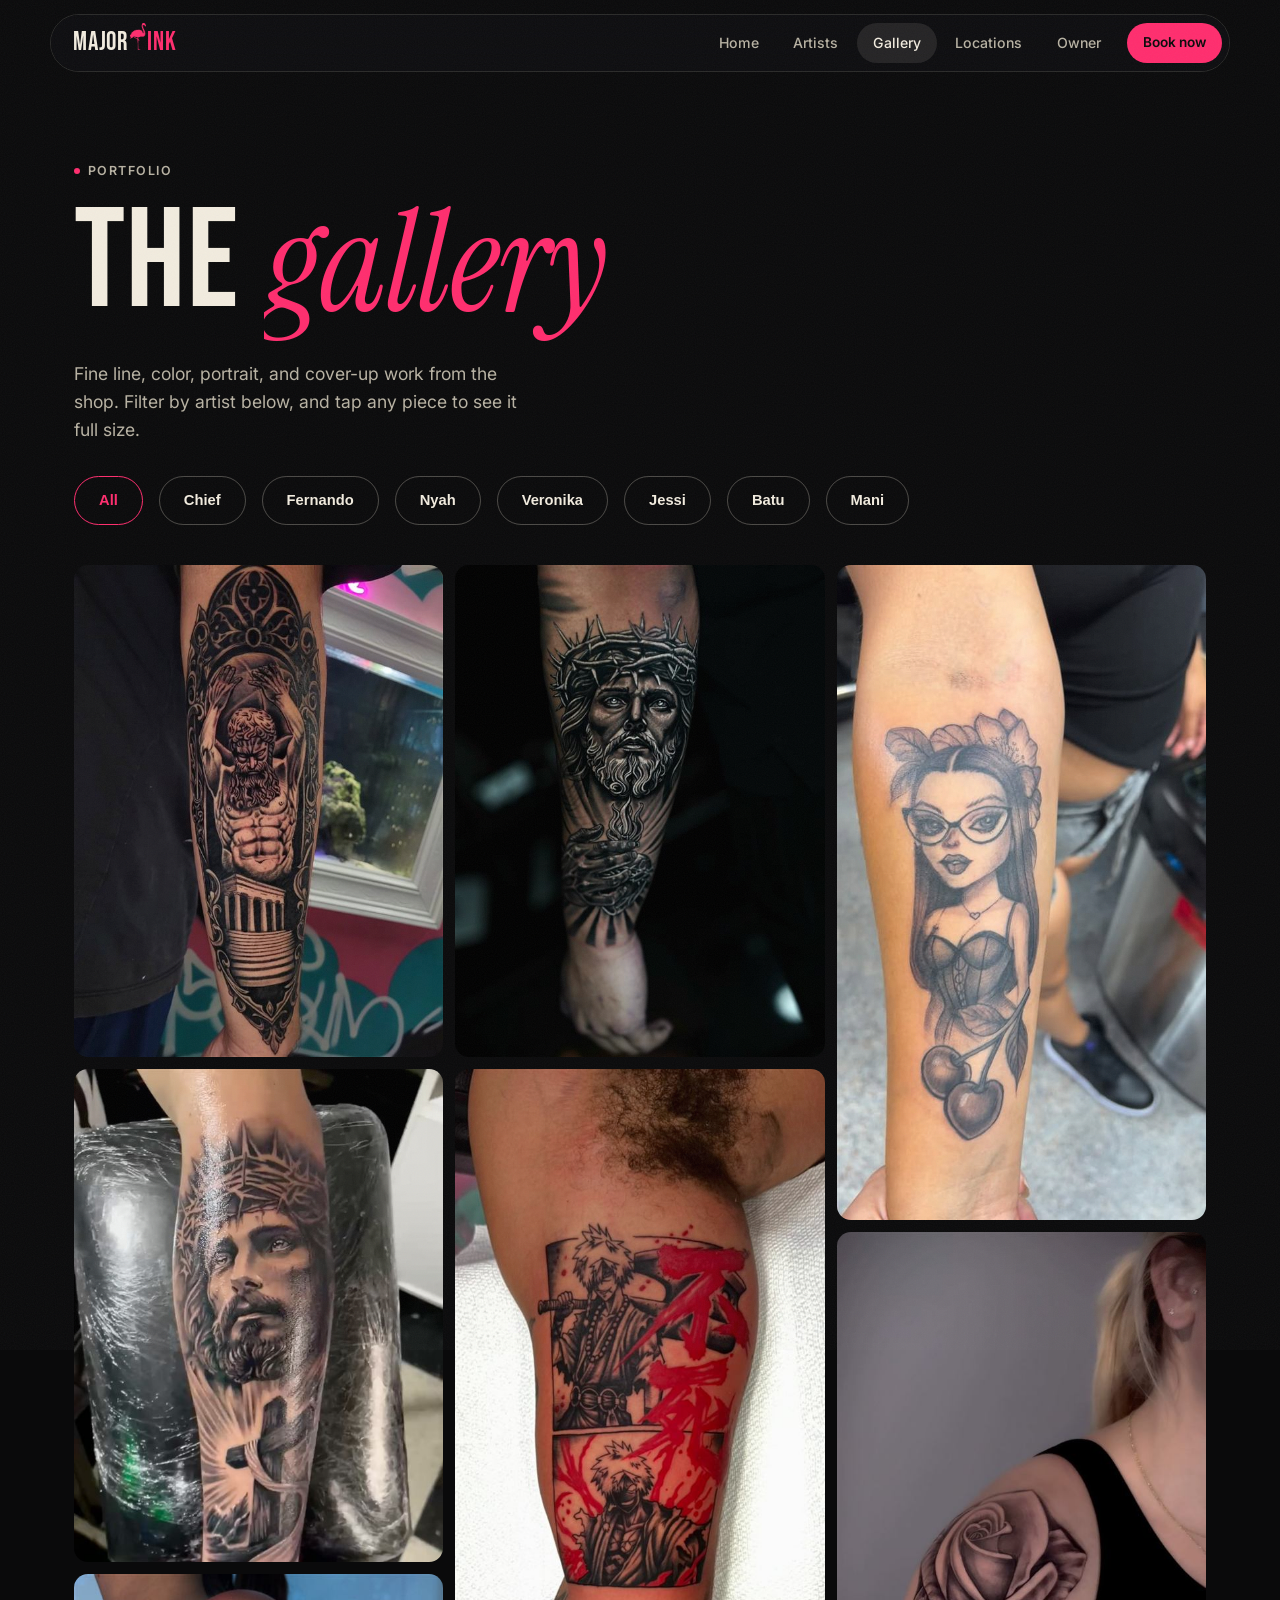
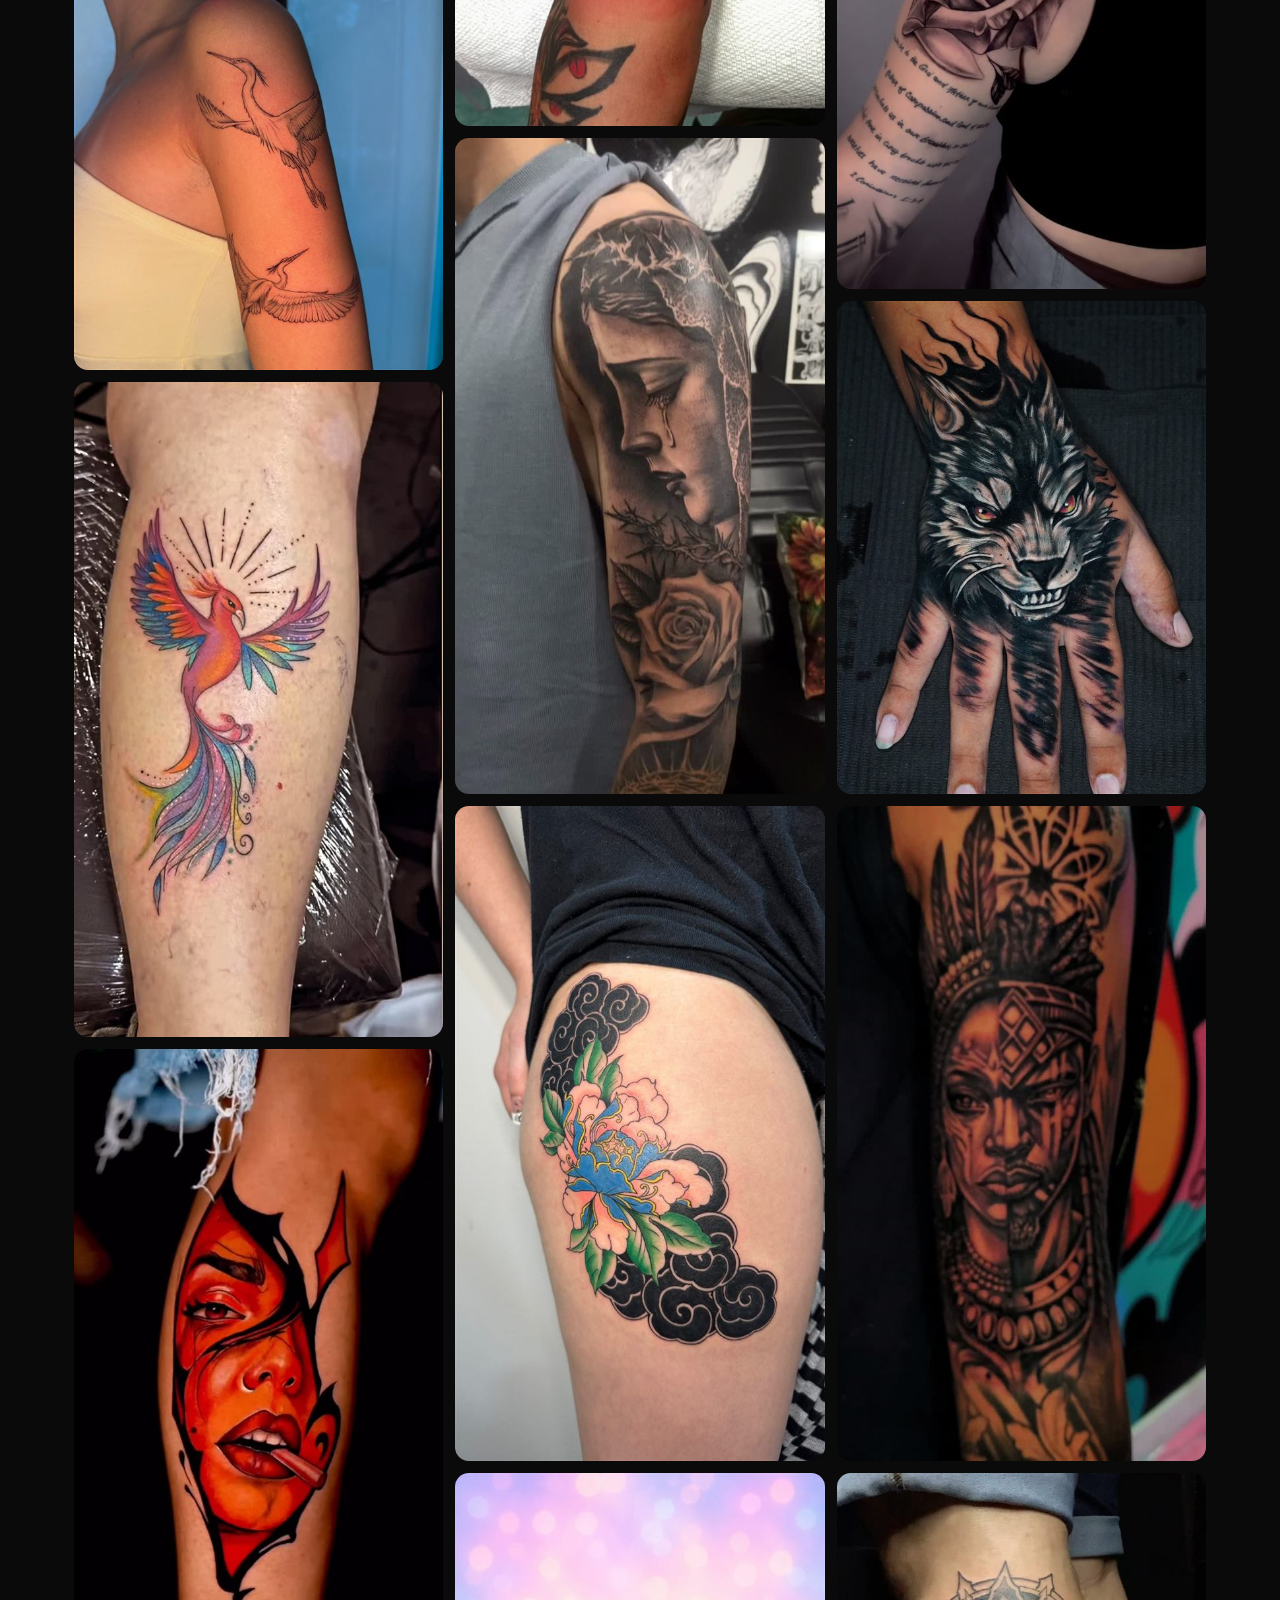
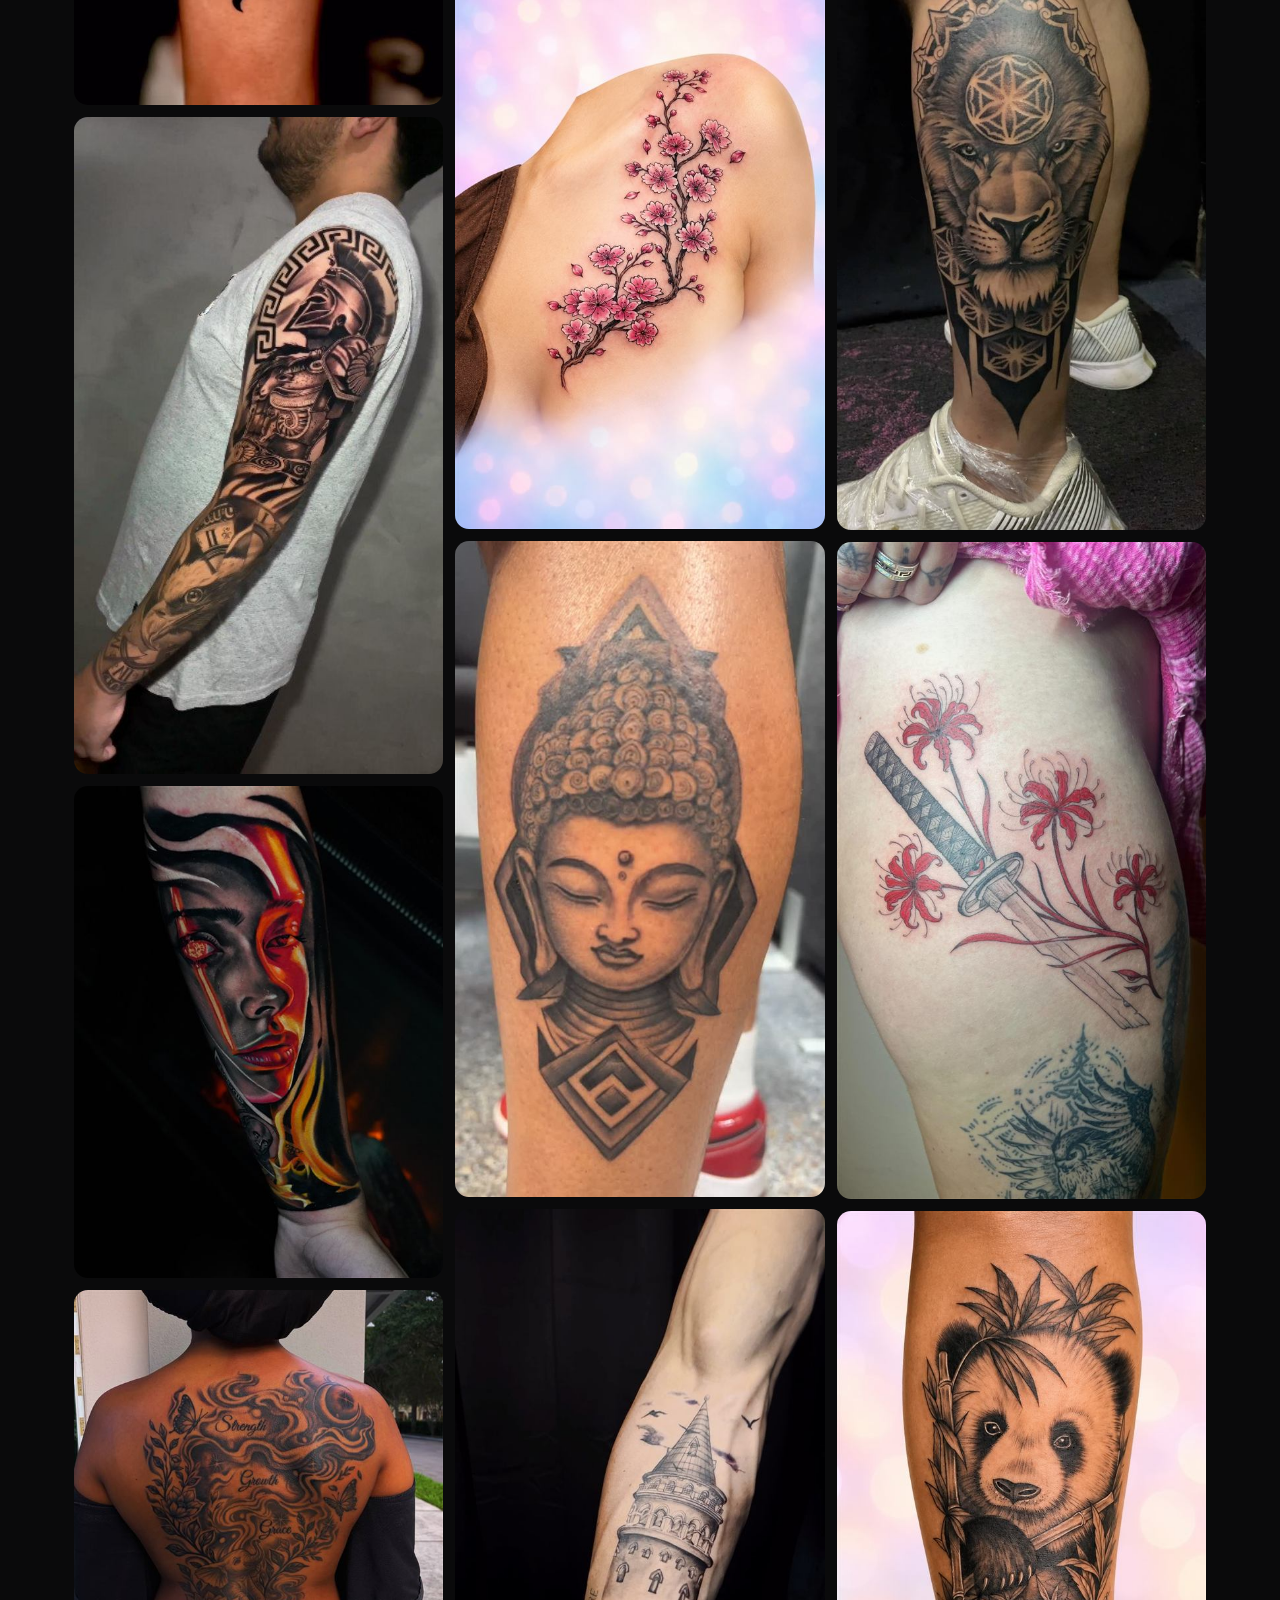
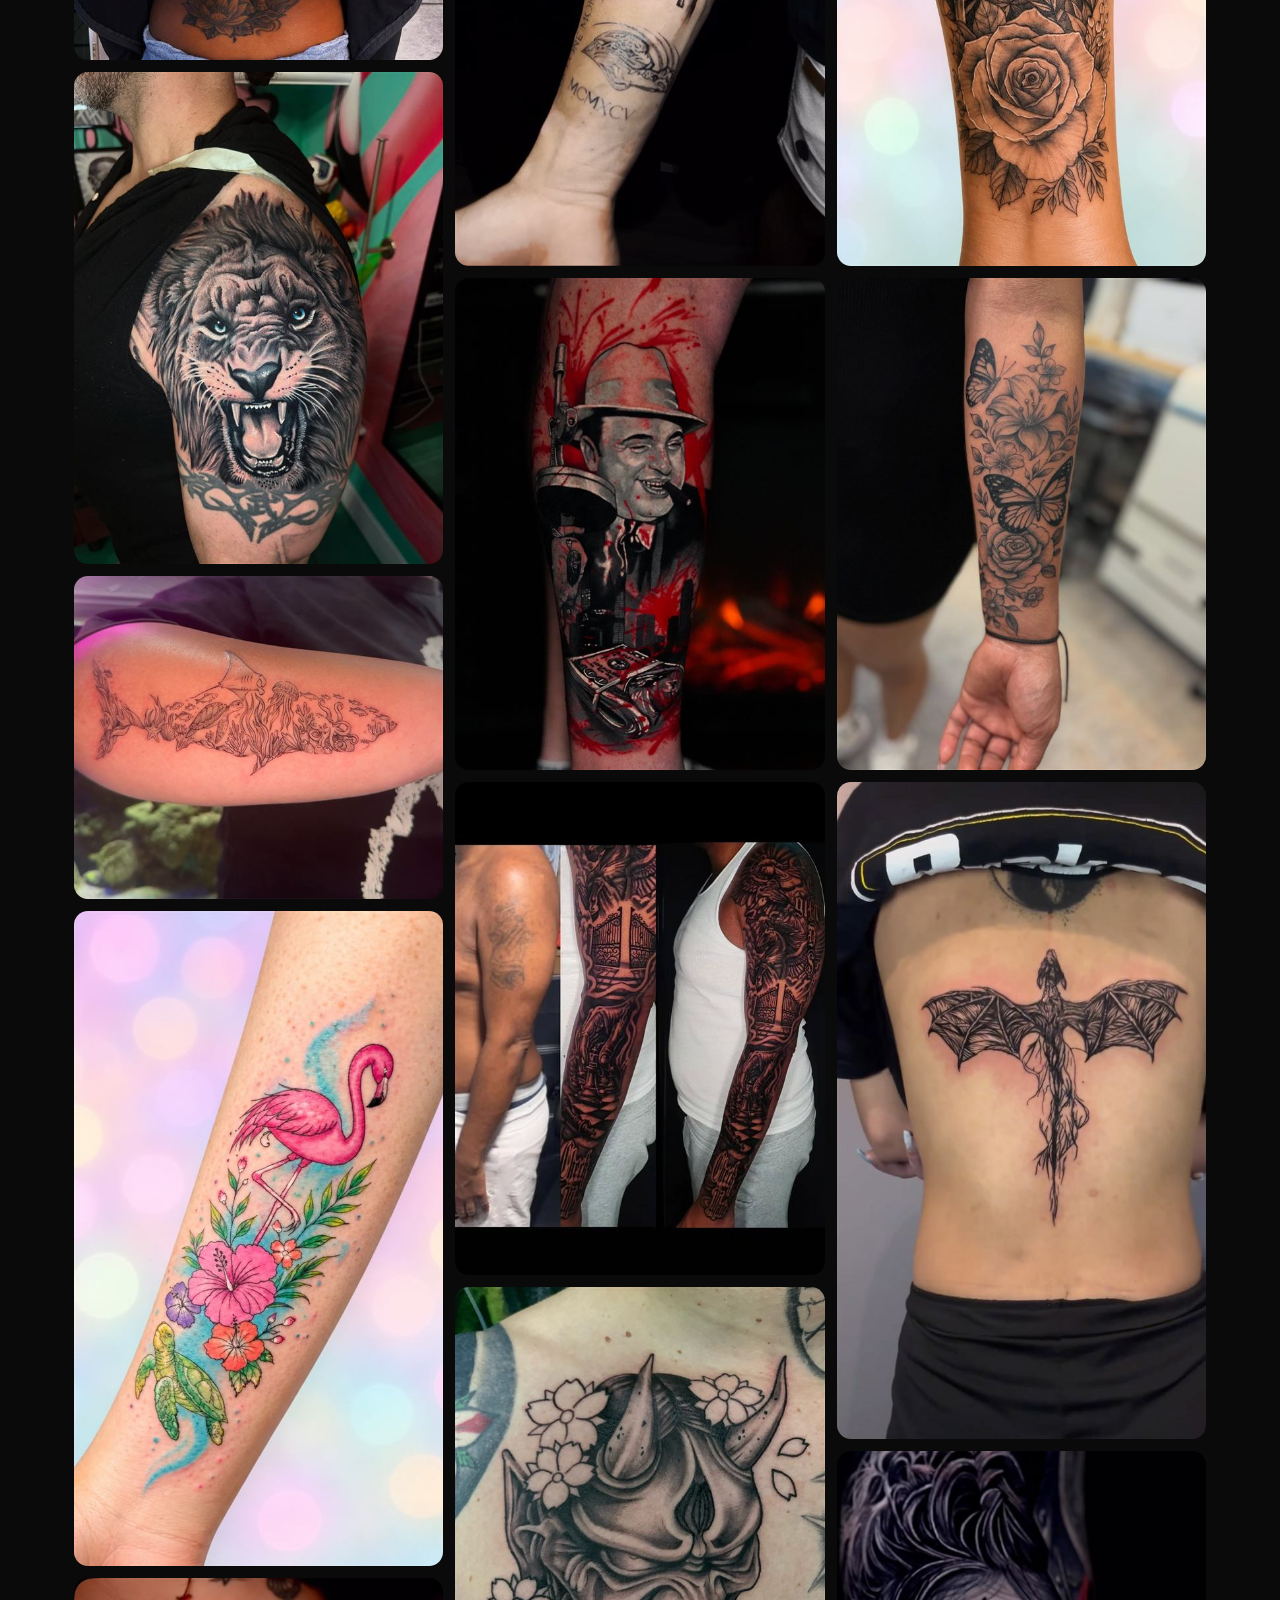
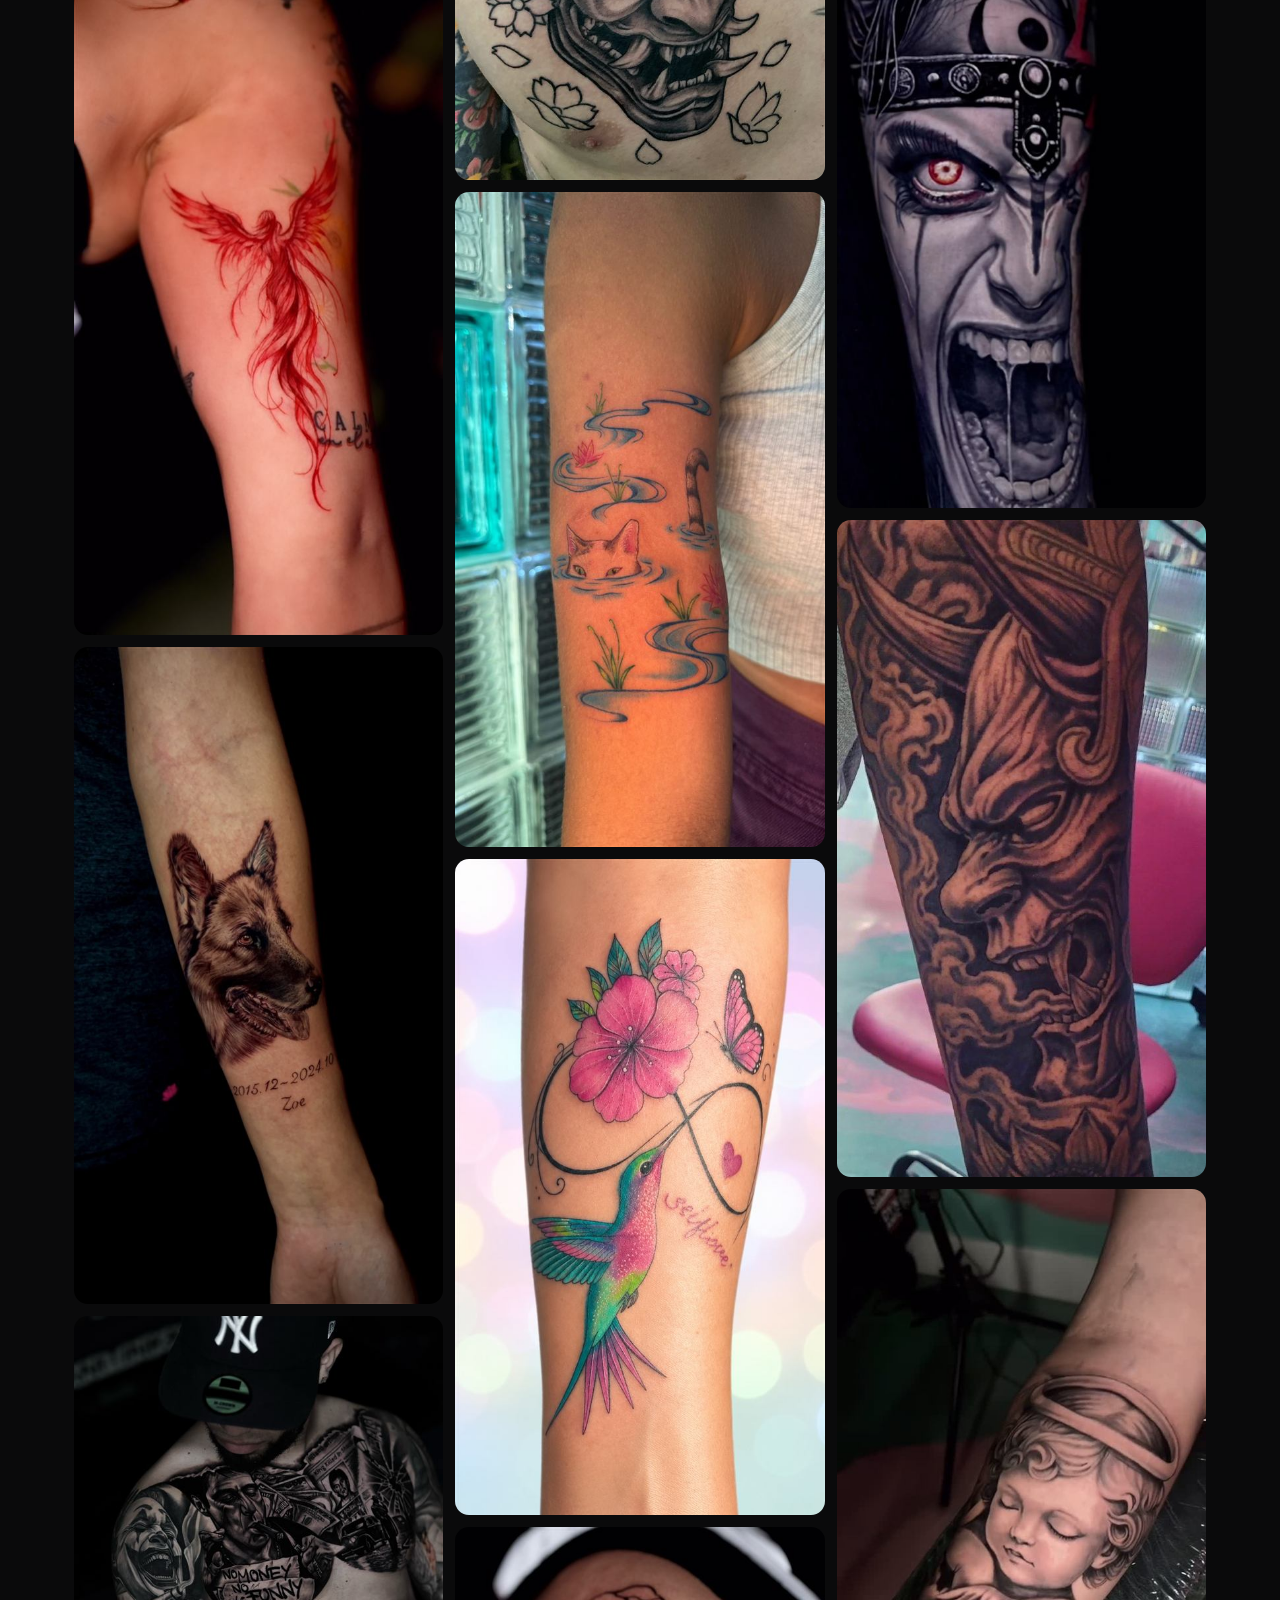
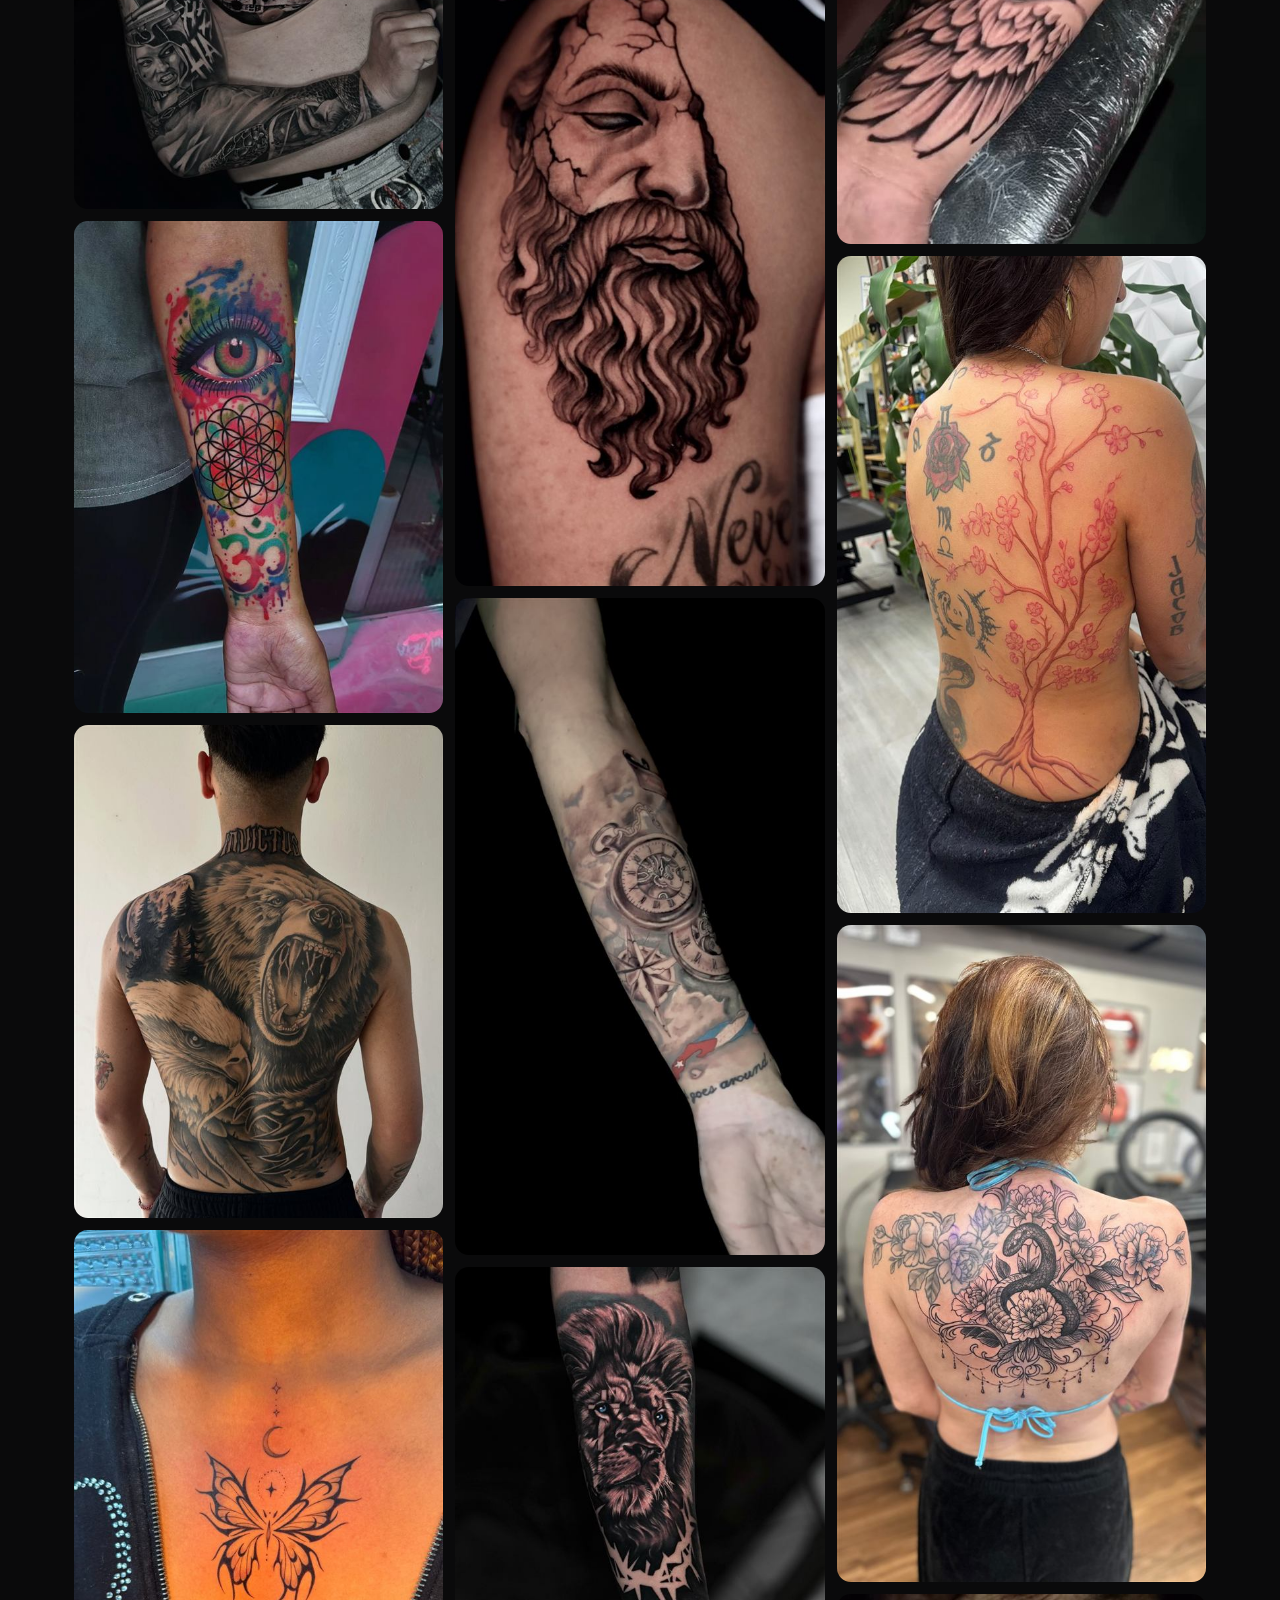
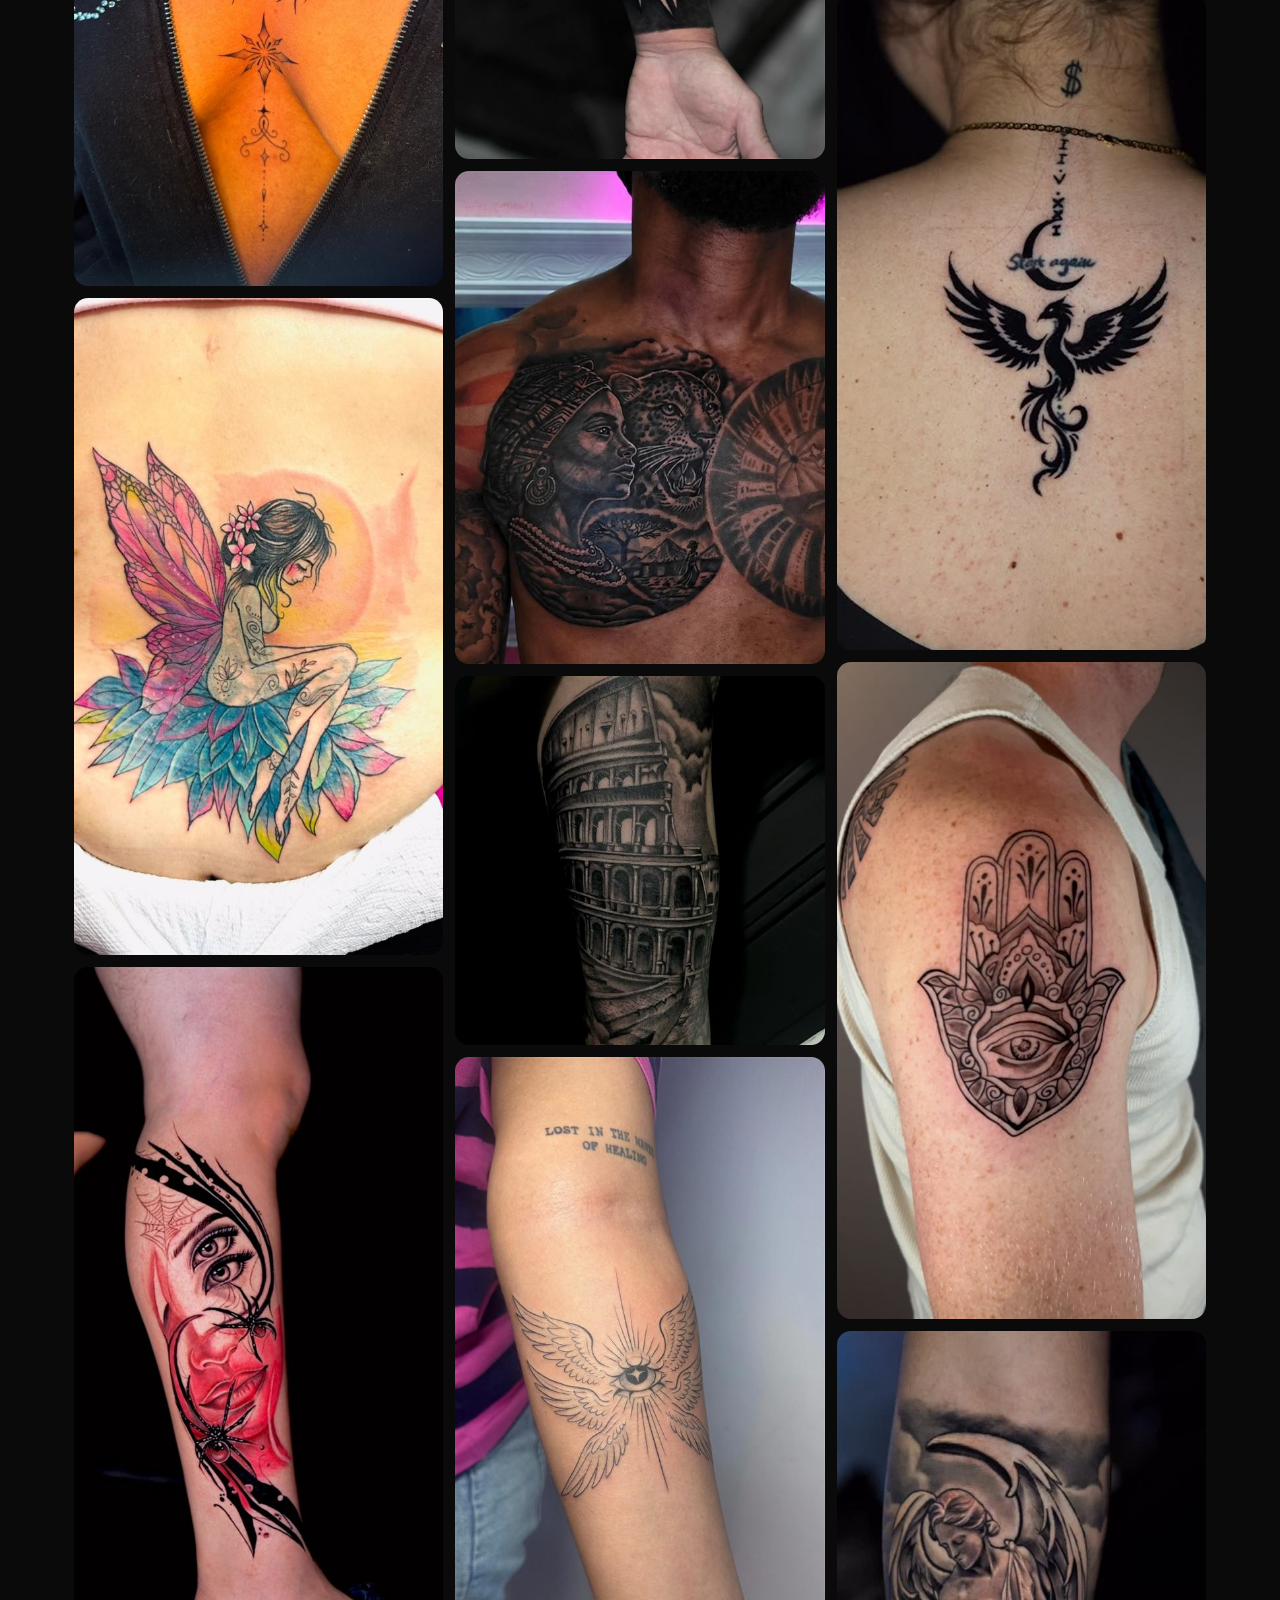
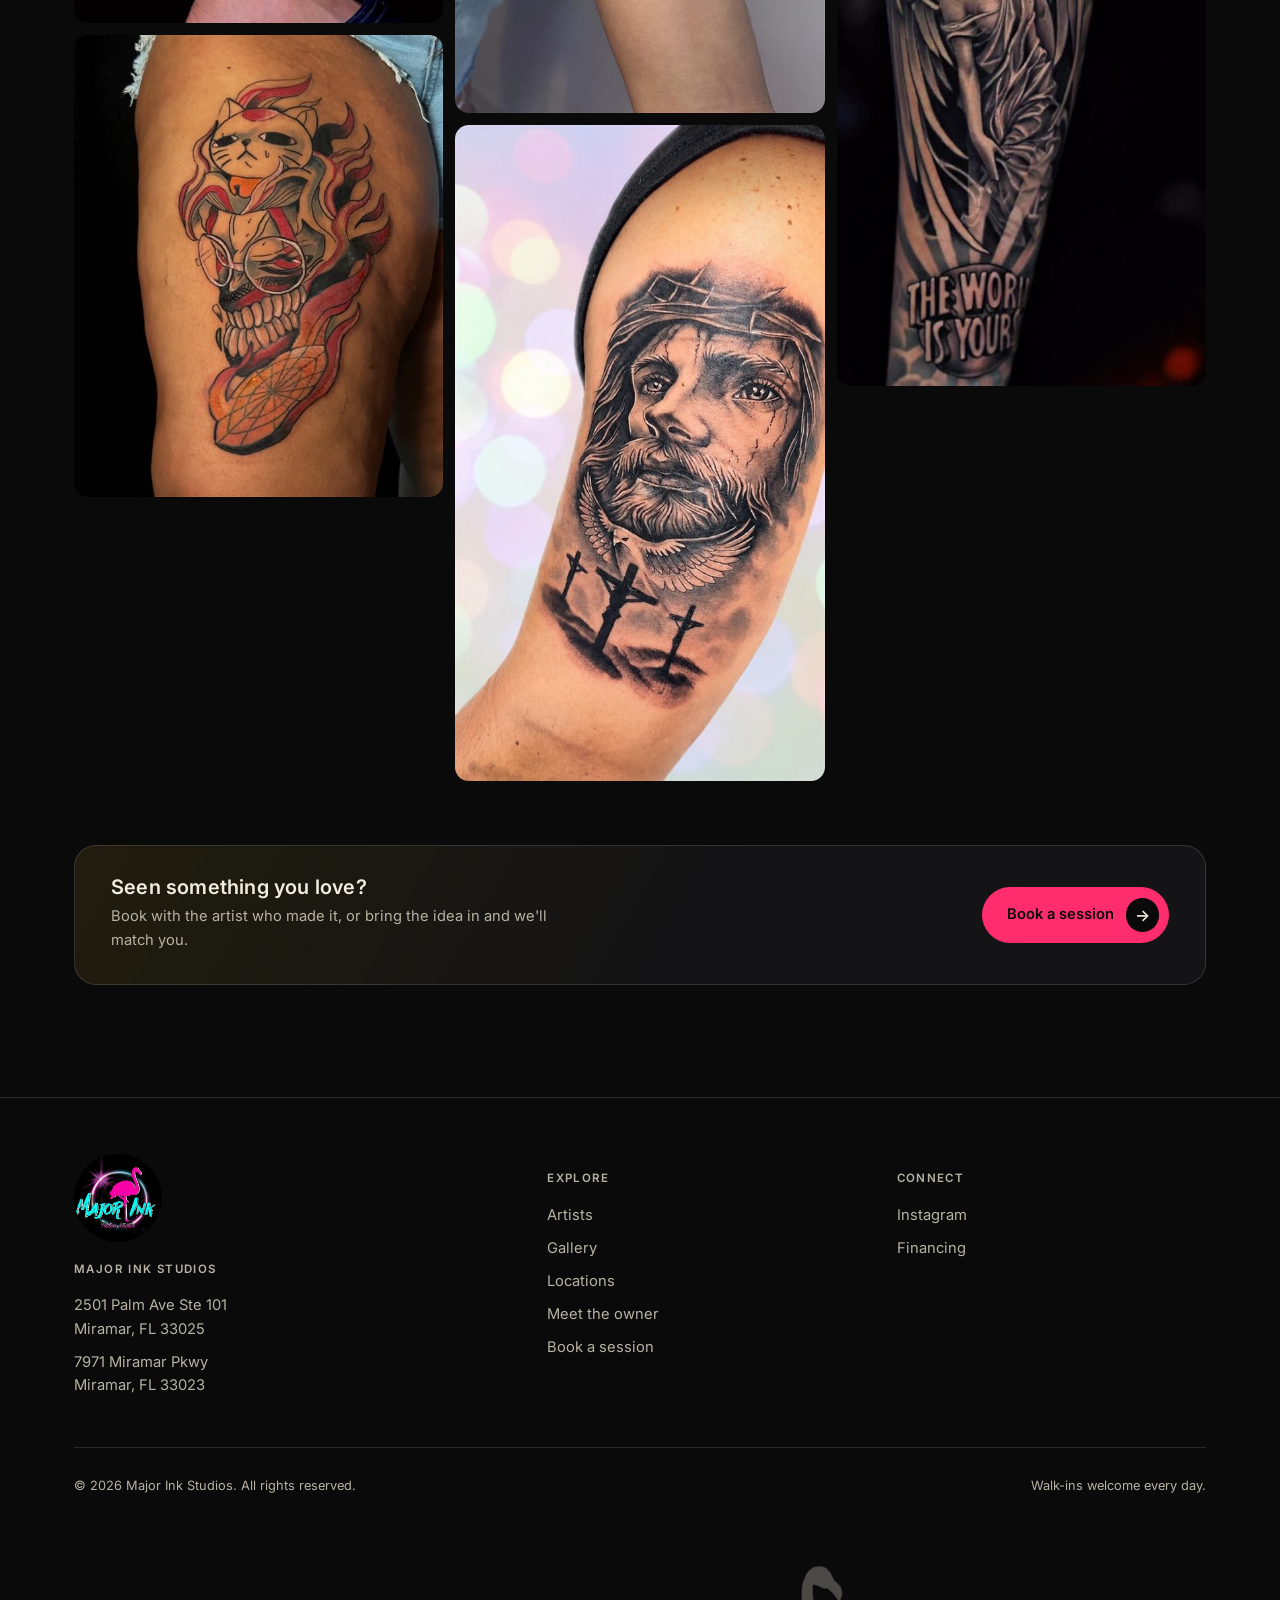
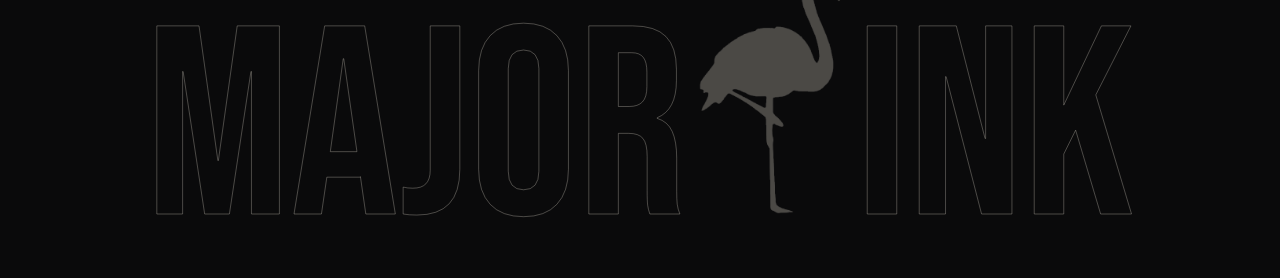
<file: gallery.html>
<!DOCTYPE html>
<html lang="en">
<head>
<meta charset="UTF-8">
<meta name="viewport" content="width=device-width, initial-scale=1.0, viewport-fit=cover">
<title>Gallery — Major Ink Studios</title>
<script>document.documentElement.classList.add('js');try{var s=sessionStorage;if(s.getItem('mi-wipe')){document.documentElement.classList.add('is-arriving');s.removeItem('mi-wipe')}if(s.getItem('mi-intro'))document.documentElement.classList.add('intro-seen')}catch(e){}</script>
<link rel="icon" type="image/png" href="images/favicon.png">
<link rel="apple-touch-icon" href="images/apple-touch-icon.png">
<link rel="stylesheet" href="styles.css">
</head>
<body>

<header class="site-header">
  <div class="nav-pill">
    <a href="index.html" class="logo" aria-label="Major Ink, home">MAJOR<span class="flamingo" aria-hidden="true"></span><span>INK</span></a>
    <nav class="main-nav" id="main-nav">
      <a href="index.html">Home</a>
      <a href="artists.html">Artists</a>
      <a href="gallery.html" class="active">Gallery</a>
      <a href="locations.html">Locations</a>
      <a href="owner.html">Owner</a>
      <a href="booking.html" class="nav-cta">Book now</a>
    </nav>
    <button class="nav-toggle" aria-label="Open menu" aria-expanded="false" aria-controls="main-nav"><span></span><span></span></button>
  </div>
</header>

<section class="hero" style="padding-bottom: 2.5rem;">
  <div class="wrap">
    <div class="hero-eyebrow">Portfolio</div>
    <h1 data-split data-after-intro>The <em class="serif">gallery</em></h1>
    <p class="hero-sub" data-reveal data-after-intro>Fine line, color, portrait, and cover-up work from the shop. Filter by artist below, and tap any piece to see it full size.</p>
    <div class="hero-actions filter-row" id="gallery-filters" style="margin-top: 2rem;" data-reveal data-after-intro>
      <button class="btn btn-outline filter-btn is-active" data-filter="all">All</button>
    </div>
  </div>
</section>

<section style="padding-top: 0;">
  <div class="wrap">
    <div class="gallery-masonry" id="gallery-grid" data-lightbox></div>
    <!-- Filtering by artist for now. Once photos are tagged by style (color, fine line, black & grey, cover-up), style filters can go back in. -->
    <div class="financing-band" style="margin-top: 4rem;" data-reveal>
      <div class="financing-band-text">
        <h3>Seen something you love?</h3>
        <p>Book with the artist who made it, or bring the idea in and we'll match you.</p>
      </div>
      <div class="financing-band-actions">
        <a class="btn btn-primary" href="booking.html">Book a session <span class="btn-arrow" aria-hidden="true">&rarr;</span></a>
      </div>
    </div>
  </div>
</section>

<a href="booking.html" class="mobile-book">Book a session <span class="btn-arrow" aria-hidden="true">&rarr;</span></a>

<footer class="site-footer">
  <div class="wrap">
    <div class="footer-grid">
      <div>
        <img class="footer-logo" src="images/logo.jpg" alt="Major Ink Tattoo Studio logo" width="88" height="88" loading="lazy">
        <h4>Major Ink Studios</h4>
        <p>2501 Palm Ave Ste 101<br>Miramar, FL 33025</p>
        <p>7971 Miramar Pkwy<br>Miramar, FL 33023</p>
      </div>
      <div>
        <h4>Explore</h4>
        <a href="artists.html">Artists</a>
        <a href="gallery.html">Gallery</a>
        <a href="locations.html">Locations</a>
        <a href="owner.html">Meet the owner</a>
        <a href="booking.html">Book a session</a>
      </div>
      <div>
        <h4>Connect</h4>
        <a href="https://instagram.com/major_ink_studios" target="_blank" rel="noopener">Instagram</a>
        <a href="https://americanfirstfinance.com/" target="_blank" rel="noopener">Financing</a>
      </div>
    </div>
    <div class="footer-bottom">
      <span>&copy; 2026 Major Ink Studios. All rights reserved.</span>
      <span>Walk-ins welcome every day.</span>
    </div>
  </div>
</footer>

<script src="artists-data.js"></script>
<script src="script.js"></script>
<script>
  (function () {
    var grid = document.getElementById('gallery-grid');
    var filters = document.getElementById('gallery-filters');

    // Interleave artists so the wall mixes styles instead of grouping by person.
    var longest = Math.max.apply(null, ARTISTS.map(function (a) { return a.photos.length; }));
    var html = '';
    for (var i = 0; i < longest; i++) {
      ARTISTS.forEach(function (artist) {
        var src = artist.photos[i];
        if (!src) return;
        html += '<figure class="gallery-item" data-artist="' + artist.slug + '" data-reveal>' +
          thumbImg(src, 'Tattoo by ' + artist.name) +
          '<figcaption>by ' + artist.name + '</figcaption>' +
        '</figure>';
      });
    }
    grid.innerHTML = html;

    ARTISTS.forEach(function (artist) {
      var btn = document.createElement('button');
      btn.className = 'btn btn-outline filter-btn';
      btn.setAttribute('data-filter', artist.slug);
      btn.textContent = artist.name;
      filters.appendChild(btn);
    });

    // Drop the right-edge fade once the row is scrolled to its end.
    function updateFilterFade() {
      filters.classList.toggle('at-end', filters.scrollLeft + filters.clientWidth >= filters.scrollWidth - 4);
    }
    filters.addEventListener('scroll', updateFilterFade, { passive: true });
    window.addEventListener('resize', updateFilterFade);
    updateFilterFade();

    filters.addEventListener('click', function (e) {
      var btn = e.target.closest('.filter-btn');
      if (!btn) return;
      filters.querySelectorAll('.filter-btn').forEach(function (b) { b.classList.toggle('is-active', b === btn); });
      // On phones the filters are a swipeable row; bring the tapped one fully into view.
      if (filters.scrollWidth > filters.clientWidth) {
        var offset = btn.getBoundingClientRect().left - filters.getBoundingClientRect().left;
        filters.scrollTo({ left: filters.scrollLeft + offset - (filters.clientWidth - btn.offsetWidth) / 2, behavior: 'smooth' });
      }
      var filter = btn.getAttribute('data-filter');
      var shown = 0;
      grid.querySelectorAll('.gallery-item').forEach(function (item) {
        var match = filter === 'all' || item.getAttribute('data-artist') === filter;
        item.classList.toggle('is-hidden', !match);
        item.classList.remove('is-entering');
        if (!match) return;
        item.classList.add('is-in');
        void item.offsetWidth;
        item.style.setProperty('--d', (shown++ % 8) * 60 + 'ms');
        item.classList.add('is-entering');
      });
    });
  })();
</script>
<script src="fx.js"></script>
</body>
</html>
</file>
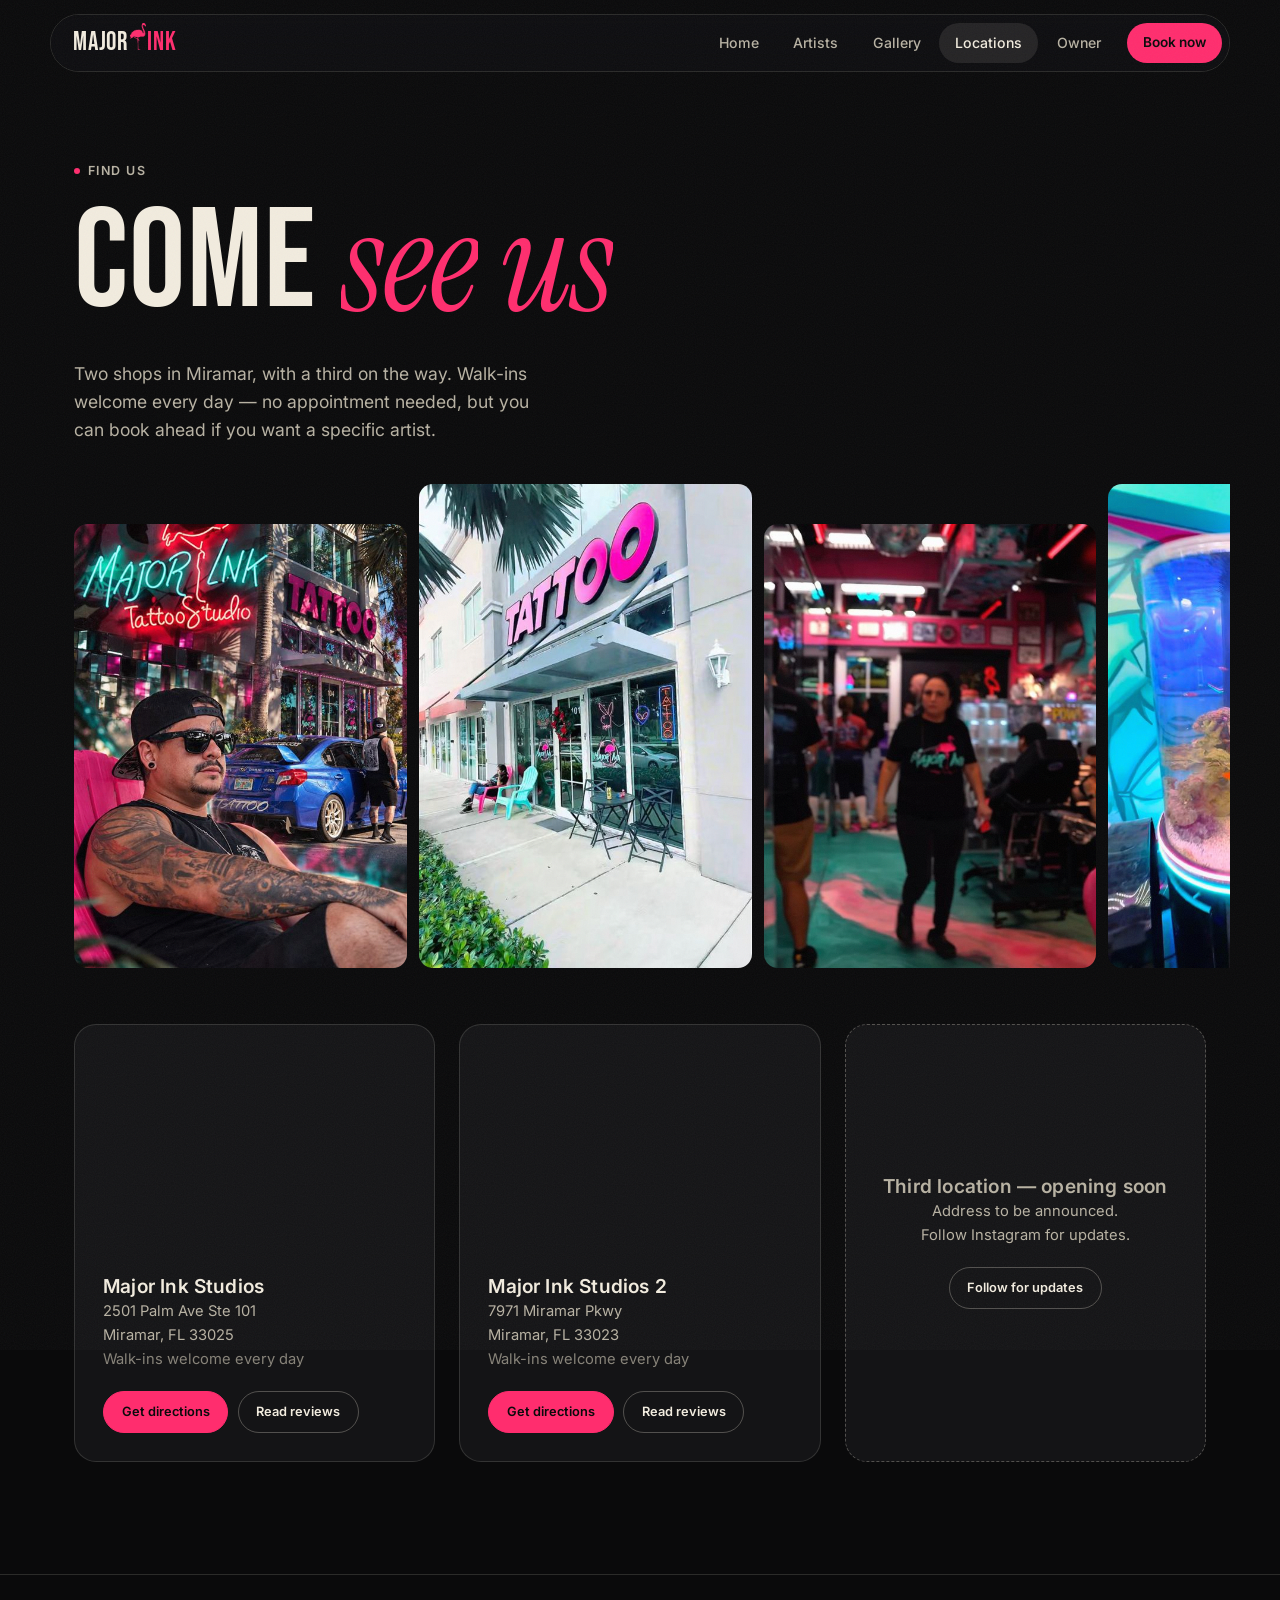
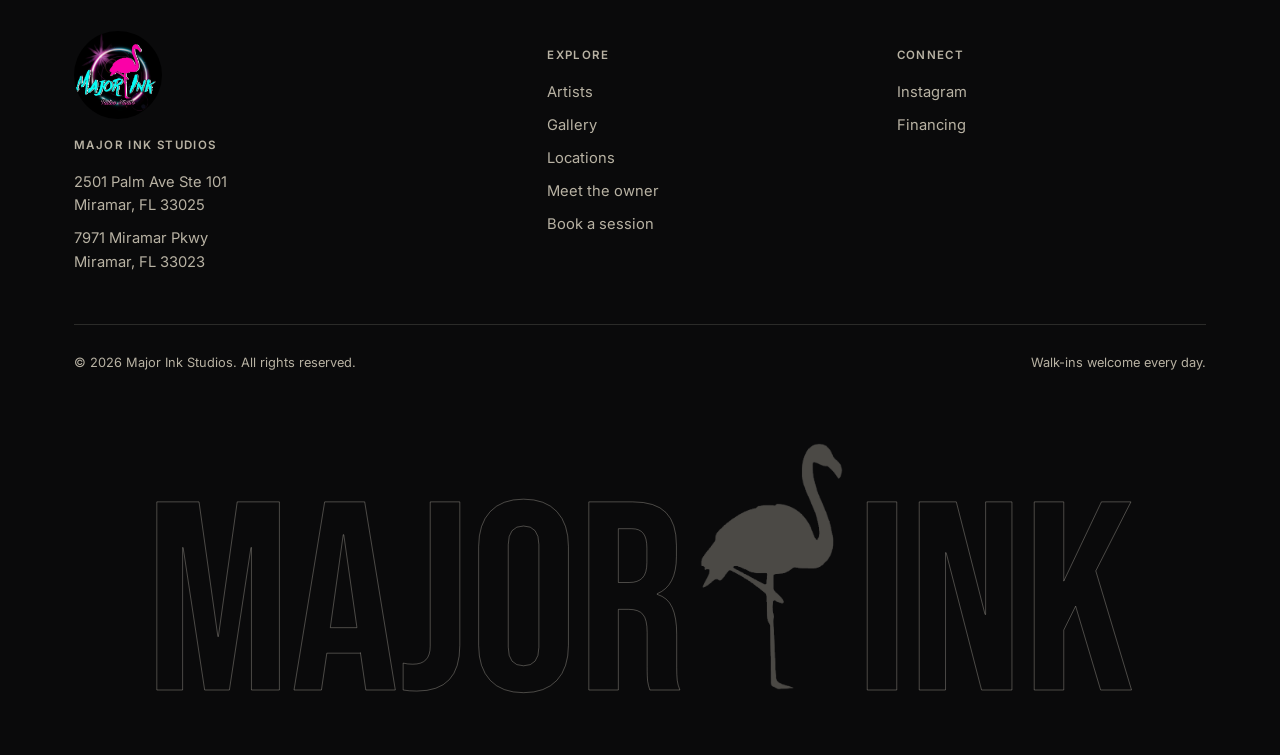
<file: locations.html>
<!DOCTYPE html>
<html lang="en">
<head>
<meta charset="UTF-8">
<meta name="viewport" content="width=device-width, initial-scale=1.0, viewport-fit=cover">
<title>Locations — Major Ink Studios</title>
<script>document.documentElement.classList.add('js');try{var s=sessionStorage;if(s.getItem('mi-wipe')){document.documentElement.classList.add('is-arriving');s.removeItem('mi-wipe')}if(s.getItem('mi-intro'))document.documentElement.classList.add('intro-seen')}catch(e){}</script>
<link rel="icon" type="image/png" href="images/favicon.png">
<link rel="apple-touch-icon" href="images/apple-touch-icon.png">
<link rel="stylesheet" href="styles.css">
</head>
<body>

<header class="site-header">
  <div class="nav-pill">
    <a href="index.html" class="logo" aria-label="Major Ink, home">MAJOR<span class="flamingo" aria-hidden="true"></span><span>INK</span></a>
    <nav class="main-nav" id="main-nav">
      <a href="index.html">Home</a>
      <a href="artists.html">Artists</a>
      <a href="gallery.html">Gallery</a>
      <a href="locations.html" class="active">Locations</a>
      <a href="owner.html">Owner</a>
      <a href="booking.html" class="nav-cta">Book now</a>
    </nav>
    <button class="nav-toggle" aria-label="Open menu" aria-expanded="false" aria-controls="main-nav"><span></span><span></span></button>
  </div>
</header>

<section class="hero" style="padding-bottom: 3rem;">
  <div class="wrap">
    <div class="hero-eyebrow">Find us</div>
    <h1 data-split data-after-intro>Come <em class="serif">see us</em></h1>
    <p class="hero-sub" data-reveal data-after-intro>Two shops in Miramar, with a third on the way. Walk-ins welcome every day — no appointment needed, but you can book ahead if you want a specific artist.</p>
    <div class="artist-reel shop-reel" style="margin-top: 2.5rem;" data-lightbox data-drag-scroll data-reveal data-after-intro>
      <img src="images/thumbs/shop/1.jpg" data-full="images/shop/1.jpg" alt="The neon Major Ink sign outside the shop at night" loading="lazy" decoding="async">
      <img src="images/thumbs/shop/4.jpg" data-full="images/shop/4.jpg" alt="The front of the shop with the pink TATTOO sign" loading="lazy" decoding="async">
      <img src="images/thumbs/shop/2.jpg" data-full="images/shop/2.jpg" alt="Inside the shop" loading="lazy" decoding="async">
      <img src="images/thumbs/shop/3.jpg" data-full="images/shop/3.jpg" alt="The neon-lit aquarium inside the shop" loading="lazy" decoding="async">
      <img src="images/thumbs/shop/5.jpg" data-full="images/shop/5.jpg" alt="The neon jellyfish sign" loading="lazy" decoding="async">
      <img src="images/thumbs/shop/6.jpg" data-full="images/shop/6.jpg" alt="The Major Ink flamingo logo on the shop wall" loading="lazy" decoding="async">
    </div>
  </div>
</section>

<section style="padding-top: 0;">
  <div class="wrap">
    <div class="location-grid">

      <div class="location-card" data-reveal>
        <iframe class="location-card-map" loading="lazy" src="https://www.google.com/maps?q=2501+Palm+Ave+Ste+101,+Miramar,+FL+33025&output=embed"></iframe>
        <div class="location-card-body">
          <h3>Major Ink Studios</h3>
          <p class="location-card-address">2501 Palm Ave Ste 101<br>Miramar, FL 33025<br><span style="opacity:0.7;">Walk-ins welcome every day</span></p>
          <div class="location-card-actions">
            <a class="btn btn-primary" href="https://www.google.com/maps/dir/?api=1&destination=2501+Palm+Ave+Ste+101%2C+Miramar%2C+FL+33025" target="_blank" rel="noopener">Get directions</a>
            <a class="btn btn-outline" href="https://maps.google.com/maps?vet=10CAAQoqAOahcKEwiYuf-XyeeWAxUAAAAAHQAAAAAQCQ..i&sca_esv=d00b60e41fd6eca8&fvr=1&pvq=Cg0vZy8xMWducHd2a3dxIhcKEW1ham9yIGluayBzdHVkaW9zEAIYAw&lqi=ChFtYWpvciBpbmsgc3R1ZGlvc0j2jvXd0q6AgAhaKRAAEAEQAhgAGAEYAiIRbWFqb3IgaW5rIHN0dWRpb3MqCAgCEAAQARACkgELdGF0dG9vX3Nob3CaASRDaGREU1VoTk1HOW5TMFZKUTBGblNVTjBaMHBZVUdoblJSQULgAQD6AQQIABAv&cs=0&um=1&ie=UTF-8&fb=1&gl=us&sa=X&ftid=0x88d9af0e168e2ad7:0x2696c1426b501bba" target="_blank" rel="noopener">Read reviews</a>
          </div>
        </div>
      </div>

      <div class="location-card" data-reveal>
        <iframe class="location-card-map" loading="lazy" src="https://www.google.com/maps?q=Major+Ink+Studios+2,+7971+Miramar+Pkwy,+Miramar,+FL+33023&output=embed"></iframe>
        <div class="location-card-body">
          <h3>Major Ink Studios 2</h3>
          <p class="location-card-address">7971 Miramar Pkwy<br>Miramar, FL 33023<br><span style="opacity:0.7;">Walk-ins welcome every day</span></p>
          <div class="location-card-actions">
            <a class="btn btn-primary" href="https://www.google.com/maps/dir/?api=1&destination=7971+Miramar+Pkwy%2C+Miramar%2C+FL+33023" target="_blank" rel="noopener">Get directions</a>
            <a class="btn btn-outline" href="https://www.google.com/maps/search/?api=1&query=Major+Ink+Studios+2+7971+Miramar+Pkwy+Miramar+FL+33023" target="_blank" rel="noopener">Read reviews</a>
          </div>
        </div>
      </div>

      <div class="location-card coming-soon" data-reveal>
        <div class="location-card-body">
          <h3>Third location — opening soon</h3>
          <p class="location-card-address">Address to be announced.<br>Follow Instagram for updates.</p>
          <div class="location-card-actions" style="justify-content: center;">
            <a class="btn btn-outline" href="https://instagram.com/major_ink_studios" target="_blank" rel="noopener">Follow for updates</a>
          </div>
        </div>
      </div>

    </div>
    <!-- Location 2's "Read reviews" link is a Google search fallback for now. Swap in the exact Google Business Profile link once you have it, same as location 1. -->
  </div>
</section>

<a href="booking.html" class="mobile-book">Book a session <span class="btn-arrow" aria-hidden="true">&rarr;</span></a>

<footer class="site-footer">
  <div class="wrap">
    <div class="footer-grid">
      <div>
        <img class="footer-logo" src="images/logo.jpg" alt="Major Ink Tattoo Studio logo" width="88" height="88" loading="lazy">
        <h4>Major Ink Studios</h4>
        <p>2501 Palm Ave Ste 101<br>Miramar, FL 33025</p>
        <p>7971 Miramar Pkwy<br>Miramar, FL 33023</p>
      </div>
      <div>
        <h4>Explore</h4>
        <a href="artists.html">Artists</a>
        <a href="gallery.html">Gallery</a>
        <a href="locations.html">Locations</a>
        <a href="owner.html">Meet the owner</a>
        <a href="booking.html">Book a session</a>
      </div>
      <div>
        <h4>Connect</h4>
        <a href="https://instagram.com/major_ink_studios" target="_blank" rel="noopener">Instagram</a>
        <a href="https://americanfirstfinance.com/" target="_blank" rel="noopener">Financing</a>
      </div>
    </div>
    <div class="footer-bottom">
      <span>&copy; 2026 Major Ink Studios. All rights reserved.</span>
      <span>Walk-ins welcome every day.</span>
    </div>
  </div>
</footer>

<script src="script.js"></script>
<script src="fx.js"></script>
</body>
</html>
</file>
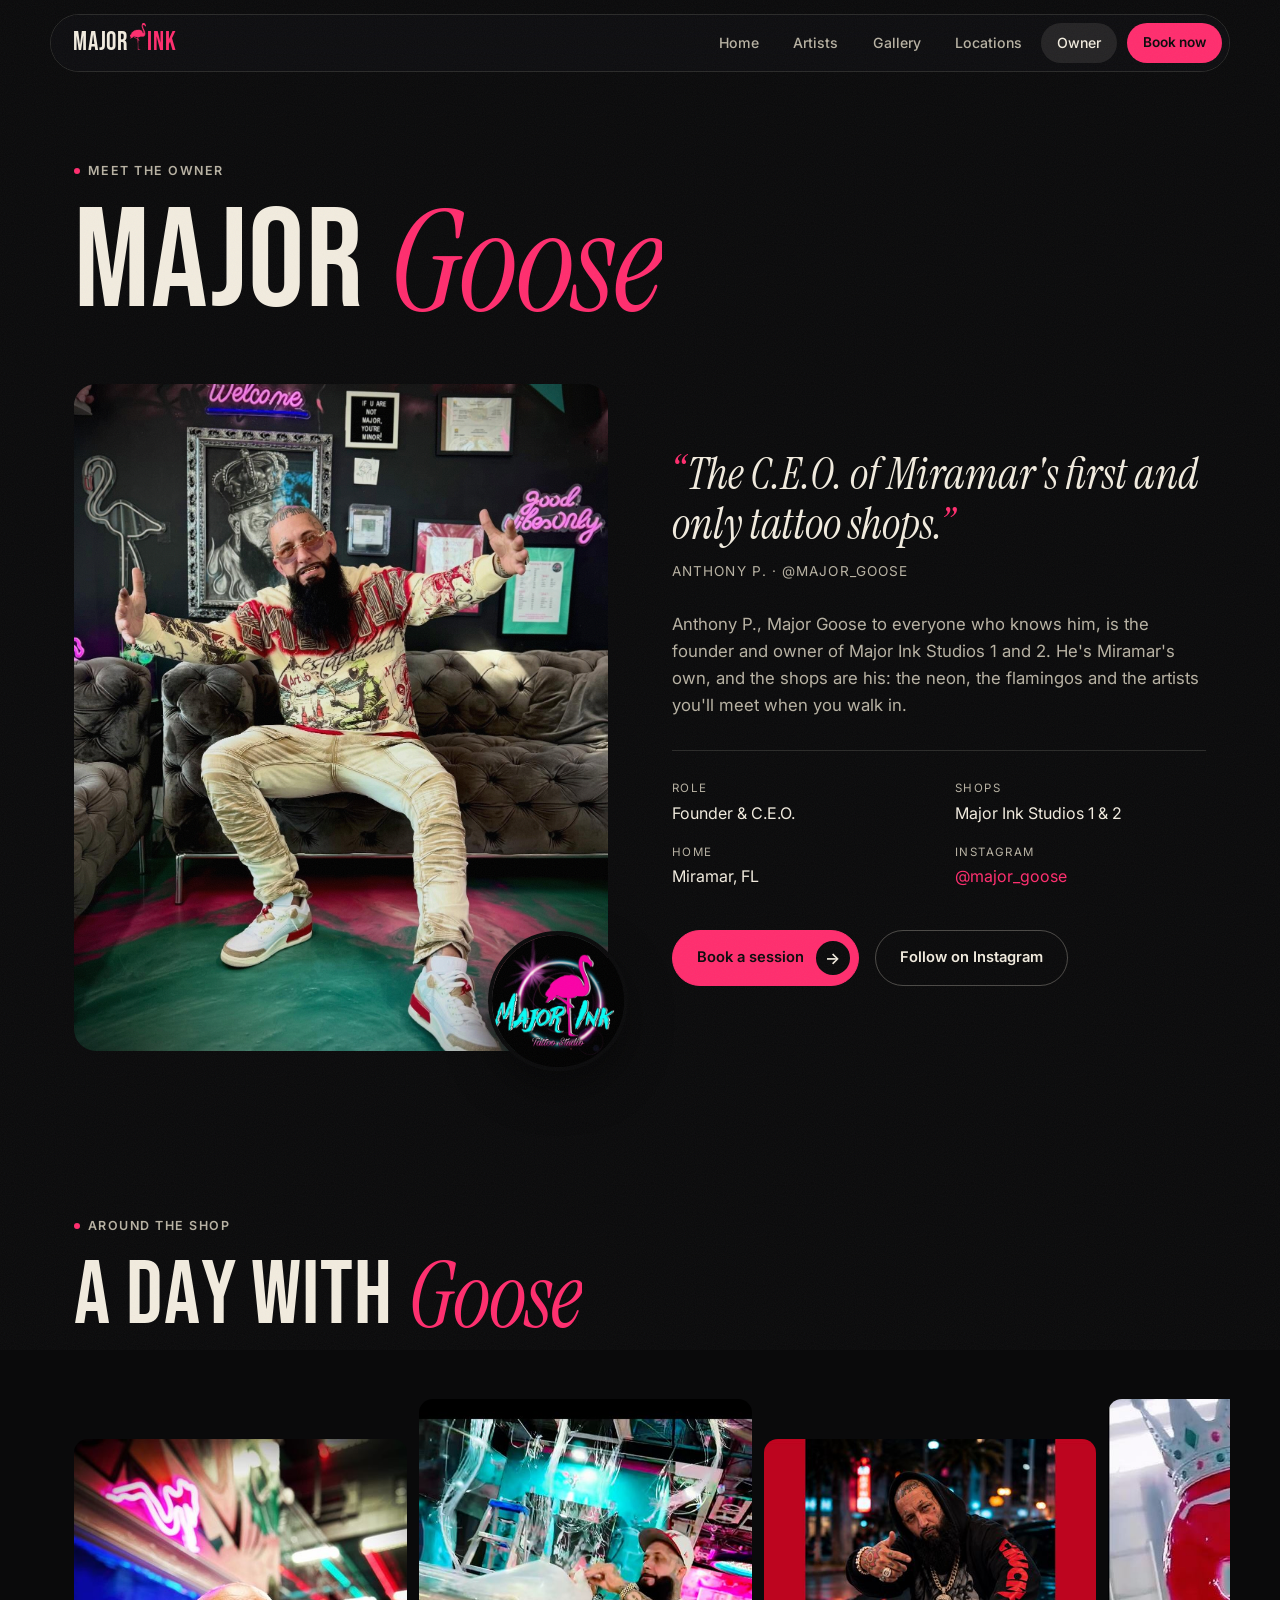
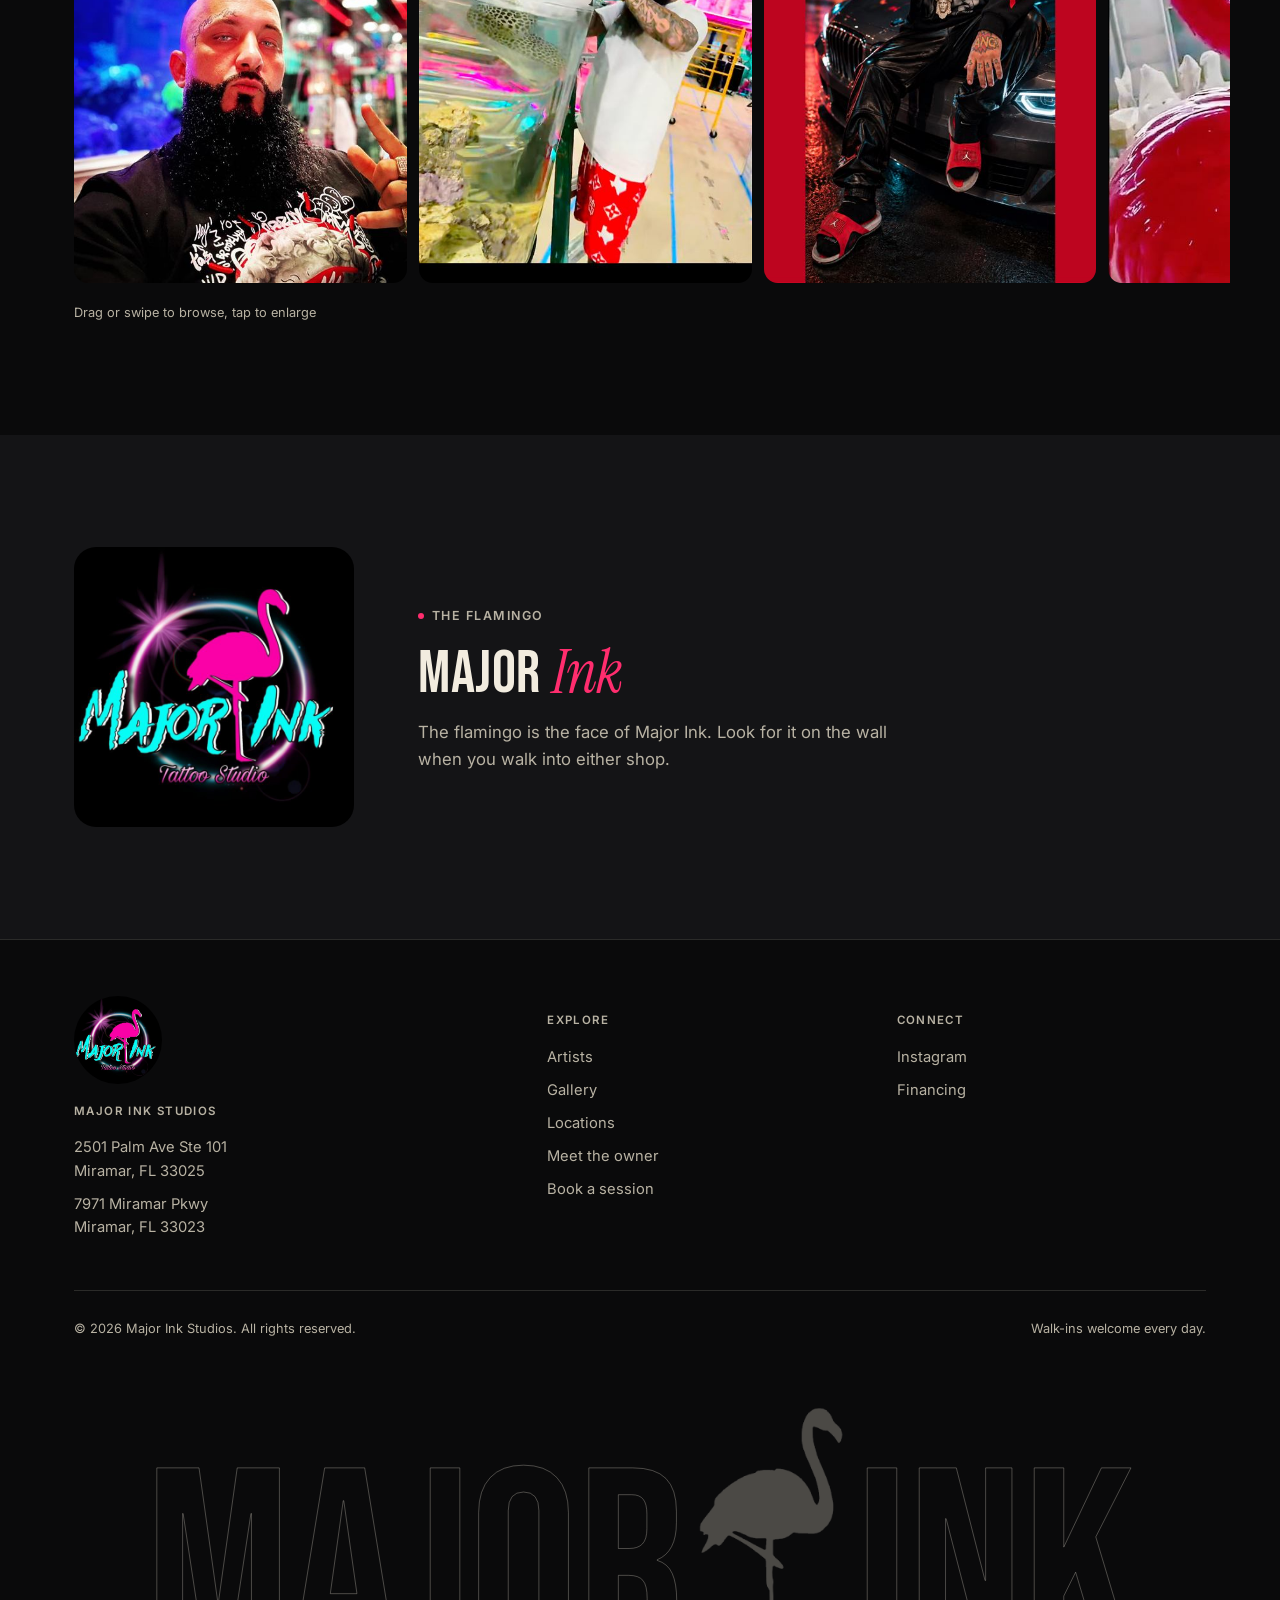
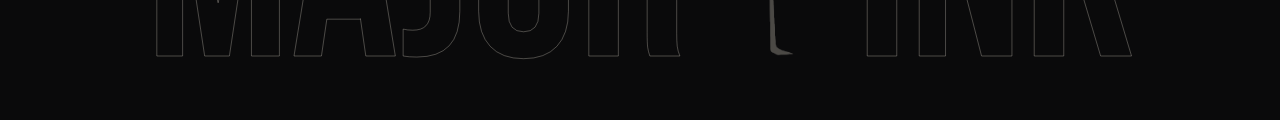
<file: owner.html>
<!DOCTYPE html>
<html lang="en">
<head>
<meta charset="UTF-8">
<meta name="viewport" content="width=device-width, initial-scale=1.0, viewport-fit=cover">
<title>Meet the Owner — Major Ink Studios</title>
<meta name="description" content="Meet Anthony P., better known as Major Goose: founder and C.E.O. of Major Ink Studios 1 and 2 in Miramar, FL.">
<script>document.documentElement.classList.add('js');try{var s=sessionStorage;if(s.getItem('mi-wipe')){document.documentElement.classList.add('is-arriving');s.removeItem('mi-wipe')}if(s.getItem('mi-intro'))document.documentElement.classList.add('intro-seen')}catch(e){}</script>
<link rel="icon" type="image/png" href="images/favicon.png">
<link rel="apple-touch-icon" href="images/apple-touch-icon.png">
<link rel="stylesheet" href="styles.css">
</head>
<body>

<header class="site-header">
  <div class="nav-pill">
    <a href="index.html" class="logo" aria-label="Major Ink, home">MAJOR<span class="flamingo" aria-hidden="true"></span><span>INK</span></a>
    <nav class="main-nav" id="main-nav">
      <a href="index.html">Home</a>
      <a href="artists.html">Artists</a>
      <a href="gallery.html">Gallery</a>
      <a href="locations.html">Locations</a>
      <a href="owner.html" class="active">Owner</a>
      <a href="booking.html" class="nav-cta">Book now</a>
    </nav>
    <button class="nav-toggle" aria-label="Open menu" aria-expanded="false" aria-controls="main-nav"><span></span><span></span></button>
  </div>
</header>

<section class="hero" style="padding-bottom: 2rem;">
  <div class="wrap">
    <div class="hero-eyebrow">Meet the owner</div>
    <h1 data-split data-after-intro>Major <em class="serif">Goose</em></h1>
  </div>
</section>

<section style="padding-top: 1rem;">
  <div class="wrap owner-intro">
    <div class="owner-portrait" data-reveal>
      <img src="images/owner/1.jpg" alt="Anthony P., Major Goose, on the couch inside Major Ink Studios">
      <img class="owner-badge" src="images/logo.jpg" alt="Major Ink Tattoo Studio logo" loading="lazy">
    </div>
    <div data-reveal>
      <p class="owner-quote">The C.E.O. of Miramar's first and only tattoo shops.</p>
      <span class="owner-quote-by">Anthony P. &middot; @major_goose</span>
      <p class="owner-copy">Anthony P., Major Goose to everyone who knows him, is the founder and owner of Major Ink Studios 1 and 2. He's Miramar's own, and the shops are his: the neon, the flamingos and the artists you'll meet when you walk in.</p>
      <dl class="owner-facts">
        <div><dt>Role</dt><dd>Founder &amp; C.E.O.</dd></div>
        <div><dt>Shops</dt><dd>Major Ink Studios 1 &amp; 2</dd></div>
        <div><dt>Home</dt><dd>Miramar, FL</dd></div>
        <div><dt>Instagram</dt><dd><a href="https://instagram.com/major_goose" target="_blank" rel="noopener">@major_goose</a></dd></div>
      </dl>
      <div class="hero-actions">
        <a href="booking.html" class="btn btn-primary">Book a session <span class="btn-arrow" aria-hidden="true">&rarr;</span></a>
        <a href="https://instagram.com/major_goose" class="btn btn-outline" target="_blank" rel="noopener">Follow on Instagram</a>
      </div>
    </div>
  </div>
</section>

<section style="padding-top: 3rem;">
  <div class="wrap">
    <div class="section-head">
      <div>
        <span class="eyebrow" data-reveal>Around the shop</span>
        <h2 data-split>A day with <em class="serif">Goose</em></h2>
      </div>
    </div>
    <div class="artist-reel shop-reel" data-lightbox data-drag-scroll>
      <img src="images/thumbs/owner/2.jpg" data-full="images/owner/2.jpg" alt="Anthony in the shop" loading="lazy" decoding="async">
      <img src="images/thumbs/owner/3.jpg" data-full="images/owner/3.jpg" alt="Anthony building the shop aquarium" loading="lazy" decoding="async">
      <img src="images/thumbs/owner/4.jpg" data-full="images/owner/4.jpg" alt="Anthony on a night out" loading="lazy" decoding="async">
      <img src="images/thumbs/owner/5.jpg" data-full="images/owner/5.jpg" alt="The crowned flamingo statue" loading="lazy" decoding="async">
      <img src="images/thumbs/owner/6.jpg" data-full="images/owner/6.jpg" alt="Anthony outside the shop" loading="lazy" decoding="async">
      <img src="images/thumbs/owner/7.jpg" data-full="images/owner/7.jpg" alt="Anthony in sunglasses" loading="lazy" decoding="async">
      <img src="images/thumbs/owner/8.jpg" data-full="images/owner/8.jpg" alt="Anthony getting tattooed" loading="lazy" decoding="async">
      <img src="images/thumbs/owner/9.jpg" data-full="images/owner/9.jpg" alt="Anthony in the shop mirror" loading="lazy" decoding="async">
      <img src="images/thumbs/owner/10.jpg" data-full="images/owner/10.jpg" alt="The Major Ink family at an event" loading="lazy" decoding="async">
    </div>
    <p class="reel-hint">Drag or swipe to browse, tap to enlarge</p>
  </div>
</section>

<section style="background: var(--ink-2);">
  <div class="wrap logo-feature">
    <img src="images/logo.jpg" alt="The Major Ink Tattoo Studio logo: a pink flamingo between the words Major and Ink" loading="lazy" data-reveal>
    <div data-reveal>
      <span class="eyebrow">The flamingo</span>
      <h2>Major <em class="serif">Ink</em></h2>
      <p>The flamingo is the face of Major Ink. Look for it on the wall when you walk into either shop.</p>
    </div>
  </div>
</section>

<a href="booking.html" class="mobile-book">Book a session <span class="btn-arrow" aria-hidden="true">&rarr;</span></a>

<footer class="site-footer">
  <div class="wrap">
    <div class="footer-grid">
      <div>
        <img class="footer-logo" src="images/logo.jpg" alt="Major Ink Tattoo Studio logo" width="88" height="88" loading="lazy">
        <h4>Major Ink Studios</h4>
        <p>2501 Palm Ave Ste 101<br>Miramar, FL 33025</p>
        <p>7971 Miramar Pkwy<br>Miramar, FL 33023</p>
      </div>
      <div>
        <h4>Explore</h4>
        <a href="artists.html">Artists</a>
        <a href="gallery.html">Gallery</a>
        <a href="locations.html">Locations</a>
        <a href="owner.html">Meet the owner</a>
        <a href="booking.html">Book a session</a>
      </div>
      <div>
        <h4>Connect</h4>
        <a href="https://instagram.com/major_ink_studios" target="_blank" rel="noopener">Instagram</a>
        <a href="https://americanfirstfinance.com/" target="_blank" rel="noopener">Financing</a>
      </div>
    </div>
    <div class="footer-bottom">
      <span>&copy; 2026 Major Ink Studios. All rights reserved.</span>
      <span>Walk-ins welcome every day.</span>
    </div>
  </div>
</footer>

<script src="script.js"></script>
<script src="fx.js"></script>
</body>
</html>
</file>
<file: styles.css>
@import url('https://fonts.googleapis.com/css2?family=Bebas+Neue&family=Inter:wght@400;500;600;700&family=Instrument+Serif:ital@0;1&display=swap');

:root {
  --ink: #0A0A0B;
  --ink-2: #141416;
  --ink-3: #1E1E21;
  --paper: #F2ECDF;
  --paper-dim: #B8B2A3;
  --pink: #FF2D6E;
  --teal: #00D9B8;
  --gold: #C9A227;
  --line: rgba(242, 236, 223, 0.14);
  --line-strong: rgba(242, 236, 223, 0.28);
  --max: 1180px;
}

* { box-sizing: border-box; }
html { scroll-behavior: smooth; }

body {
  margin: 0;
  background: var(--ink);
  color: var(--paper);
  font-family: 'Inter', sans-serif;
  font-size: 16px;
  line-height: 1.6;
  -webkit-font-smoothing: antialiased;
}

h1, h2, h3, .display {
  font-family: 'Bebas Neue', 'Inter', sans-serif;
  font-weight: 400;
  letter-spacing: 0.01em;
  line-height: 0.95;
  margin: 0;
  color: var(--paper);
}

h1 { font-size: clamp(3rem, 9vw, 7rem); }
h2 { font-size: clamp(2.25rem, 5vw, 3.75rem); }
h3 { font-size: clamp(1.5rem, 3vw, 2rem); }

p { margin: 0; }

a { color: inherit; text-decoration: none; }

.wrap {
  max-width: var(--max);
  margin: 0 auto;
  padding: 0 1.5rem;
}

/* ---------- Header ---------- */
.site-header {
  position: sticky;
  top: 0;
  z-index: 50;
  background: rgba(10, 10, 11, 0.92);
  backdrop-filter: blur(8px);
  border-bottom: 1px solid var(--line);
}

.site-header .wrap {
  display: flex;
  align-items: center;
  justify-content: space-between;
  height: 76px;
}

.logo {
  font-family: 'Bebas Neue', sans-serif;
  font-size: 1.5rem;
  letter-spacing: 0.03em;
  display: flex;
  align-items: baseline;
  gap: 0.4rem;
}
.logo span { color: var(--pink); }

.main-nav {
  display: flex;
  gap: 2.25rem;
  align-items: center;
}

.main-nav a {
  font-size: 0.9rem;
  font-weight: 500;
  color: var(--paper-dim);
  transition: color 0.15s ease;
}
.main-nav a:hover, .main-nav a.active { color: var(--paper); }

.nav-cta {
  padding: 0.65rem 1.4rem;
  border: 1px solid var(--pink);
  color: var(--pink) !important;
  border-radius: 2px;
  font-size: 0.85rem !important;
  font-weight: 600 !important;
  transition: background 0.15s ease, color 0.15s ease;
}
.nav-cta:hover { background: var(--pink); color: var(--ink) !important; }

.nav-toggle {
  display: none;
  background: none;
  border: none;
  color: var(--paper);
  font-size: 1.75rem;
  cursor: pointer;
}

@media (max-width: 860px) {
  /* The header's backdrop-filter makes it the containing block for this fixed
     menu, so bottom: 0 would collapse it — size it to the viewport instead. */
  .main-nav { position: fixed; top: 76px; left: 0; right: 0; height: calc(100vh - 76px); height: calc(100dvh - 76px); background: var(--ink); flex-direction: column; justify-content: flex-start; padding: 2.5rem 1.5rem; gap: 1.75rem; clip-path: inset(0 0 100% 0); visibility: hidden; transition: clip-path 0.45s cubic-bezier(0.7, 0, 0.3, 1), visibility 0s 0.45s; }
  /* Revealed with clip-path, not slid in from the side, so the closed menu
     never makes the page scroll sideways on phones. */
  .main-nav.open { clip-path: inset(0 0 0 0); visibility: visible; transition: clip-path 0.45s cubic-bezier(0.7, 0, 0.3, 1), visibility 0s; }
  .main-nav a { font-size: 1.25rem; }
  .nav-toggle { display: block; }
}

/* ---------- Buttons ---------- */
.btn {
  display: inline-flex;
  align-items: center;
  gap: 0.5rem;
  padding: 0.9rem 1.9rem;
  font-size: 0.9rem;
  font-weight: 600;
  border-radius: 2px;
  cursor: pointer;
  border: 1px solid var(--line-strong);
}
.btn-primary { background: var(--pink); color: var(--ink); border-color: var(--pink); }
.btn-primary:hover { background: #ff4a80; }
.btn-outline { background: transparent; color: var(--paper); }
.btn-outline:hover { border-color: var(--paper); }

/* ---------- Hero ---------- */
.hero {
  position: relative;
  padding: 5.5rem 0 4.5rem;
  border-bottom: 1px solid var(--line);
  overflow: hidden;
}
.hero .wrap { position: relative; z-index: 2; }
.hero-eyebrow {
  color: var(--teal);
  font-size: 0.9rem;
  font-weight: 600;
  margin-bottom: 1rem;
}
.hero h1 { max-width: 11ch; }
.hero-sub {
  max-width: 42ch;
  color: var(--paper-dim);
  font-size: 1.1rem;
  margin-top: 1.5rem;
}
.hero-actions { display: flex; gap: 1rem; margin-top: 2.5rem; flex-wrap: wrap; }
.hero-meta {
  margin-top: 3.5rem;
  display: flex;
  gap: 3rem;
  border-top: 1px solid var(--line);
  padding-top: 1.75rem;
  flex-wrap: wrap;
}
.hero-meta div strong { display: block; font-size: 1.75rem; font-family: 'Bebas Neue', sans-serif; color: var(--teal); }
.hero-meta div span { font-size: 0.8rem; color: var(--paper-dim); }

/* ---------- Sections ---------- */
section { padding: 5rem 0; }
.section-head {
  display: flex;
  justify-content: space-between;
  align-items: flex-end;
  gap: 2rem;
  margin-bottom: 3rem;
  border-bottom: 1px solid var(--line);
  padding-bottom: 1.5rem;
}
.section-head p { color: var(--paper-dim); max-width: 46ch; }
.eyebrow-label { color: var(--paper-dim); font-size: 0.85rem; margin-top: 0.5rem; }

/* ---------- Flash-sheet portfolio grid ---------- */
.flash-grid {
  display: grid;
  grid-template-columns: repeat(6, 1fr);
  gap: 0.75rem;
}
.flash-item {
  position: relative;
  overflow: hidden;
  border-radius: 2px;
  background: var(--ink-3);
  border: 1px solid var(--line);
  min-height: 180px;
  display: flex;
  align-items: flex-end;
}
.flash-item.tall { grid-column: span 2; grid-row: span 2; min-height: 380px; }
.flash-item.wide { grid-column: span 4; }
.flash-item.reg { grid-column: span 2; }
.flash-item img.flash-photo {
  position: absolute; inset: 0;
  width: 100%; height: 100%;
  object-fit: cover;
  z-index: 1;
}
.flash-placeholder {
  position: absolute; inset: 0;
  background:
    repeating-linear-gradient(135deg, transparent 0 18px, rgba(242,236,223,0.035) 18px 19px),
    linear-gradient(160deg, var(--ink-3), var(--ink-2));
  display: flex; align-items: center; justify-content: center;
}
.flash-placeholder svg { width: 40%; height: 40%; opacity: 0.35; }
.flash-caption {
  position: relative; z-index: 2;
  width: 100%;
  padding: 0.9rem 1rem;
  background: linear-gradient(0deg, rgba(10,10,11,0.85), transparent);
  font-size: 0.8rem;
  color: var(--paper-dim);
}
.flash-caption strong { display: block; color: var(--paper); font-size: 0.95rem; font-weight: 500; }

@media (max-width: 860px) {
  .flash-grid { grid-template-columns: repeat(2, 1fr); }
  .flash-item.tall, .flash-item.wide, .flash-item.reg { grid-column: span 1; grid-row: span 1; min-height: 220px; }
}

/* ---------- Cards / list rows ---------- */
.row-list { border-top: 1px solid var(--line); }
.row-item {
  display: grid;
  grid-template-columns: 1fr auto;
  gap: 1rem;
  padding: 1.75rem 0;
  border-bottom: 1px solid var(--line);
  align-items: center;
}
.row-item h3 { font-family: 'Inter', sans-serif; font-weight: 600; font-size: 1.15rem; }
.row-item span.tag { color: var(--paper-dim); font-size: 0.85rem; }

/* ---------- Artist cards ---------- */
.artist-grid {
  display: grid;
  grid-template-columns: repeat(auto-fit, minmax(260px, 1fr));
  gap: 2px;
  background: var(--line);
  border: 1px solid var(--line);
}
.artist-card { background: var(--ink); padding: 2.25rem 1.75rem; }
.artist-photo {
  width: 100%; aspect-ratio: 3/4;
  background: linear-gradient(160deg, var(--ink-3), var(--ink-2));
  border: 1px solid var(--line);
  margin-bottom: 1.25rem;
  display: flex; align-items: center; justify-content: center;
}
.artist-photo svg { width: 34%; opacity: 0.3; }
.artist-card h3 { font-family: 'Inter', sans-serif; font-weight: 600; font-size: 1.2rem; }
.artist-role { color: var(--teal); font-size: 0.85rem; margin: 0.35rem 0 0.9rem; }
.artist-bio { color: var(--paper-dim); font-size: 0.92rem; }

/* ---------- Form ---------- */
.form-grid { display: grid; grid-template-columns: 1fr 1fr; gap: 1.25rem; }
.field { display: flex; flex-direction: column; gap: 0.5rem; margin-bottom: 1.25rem; }
.field.full { grid-column: 1 / -1; }
label { font-size: 0.85rem; font-weight: 600; color: var(--paper-dim); }
input, select, textarea {
  background: var(--ink-2);
  border: 1px solid var(--line-strong);
  color: var(--paper);
  padding: 0.85rem 1rem;
  border-radius: 2px;
  font-family: 'Inter', sans-serif;
  font-size: 0.95rem;
}
input:focus, select:focus, textarea:focus {
  outline: none;
  border-color: var(--teal);
}
textarea { resize: vertical; min-height: 120px; }
.field-error { color: var(--pink); font-size: 0.8rem; display: none; }
.field.error input, .field.error select, .field.error textarea { border-color: var(--pink); }
.field.error .field-error { display: block; }
.form-note { color: var(--paper-dim); font-size: 0.85rem; margin-top: 1rem; }
.form-success {
  display: none;
  border: 1px solid var(--teal);
  background: rgba(0,217,184,0.08);
  color: var(--teal);
  padding: 1.25rem 1.5rem;
  border-radius: 2px;
  margin-bottom: 2rem;
  font-size: 0.95rem;
}

@media (max-width: 700px) {
  .form-grid { grid-template-columns: 1fr; }
  .field.full { grid-column: auto; }
}

/* ---------- Footer ---------- */
.site-footer { border-top: 1px solid var(--line); padding: 3.5rem 0 2.5rem; }
.footer-grid {
  display: grid;
  grid-template-columns: 1.4fr 1fr 1fr;
  gap: 2.5rem;
  padding-bottom: 2.5rem;
  border-bottom: 1px solid var(--line);
}
.footer-grid h4 { font-size: 0.85rem; font-weight: 600; color: var(--paper-dim); margin-bottom: 1rem; }
.footer-grid a, .footer-grid p { display: block; font-size: 0.92rem; margin-bottom: 0.6rem; color: var(--paper-dim); }
.footer-grid a:hover { color: var(--paper); }
.footer-bottom { display: flex; justify-content: space-between; padding-top: 1.75rem; font-size: 0.8rem; color: var(--paper-dim); flex-wrap: wrap; gap: 0.75rem; }

@media (max-width: 700px) {
  .footer-grid { grid-template-columns: 1fr; }
}

/* ---------- Artist profile sections (data-driven) ---------- */
.artist-profile {
  padding: 3.5rem 0;
  border-bottom: 1px solid var(--line);
}
.artist-profile-head {
  display: grid;
  grid-template-columns: 200px 1fr;
  gap: 2.5rem;
  margin-bottom: 2rem;
  align-items: start;
}
.artist-portrait {
  width: 200px; height: 200px;
  border-radius: 2px;
  background: linear-gradient(160deg, var(--ink-3), var(--ink-2));
  border: 1px dashed var(--line-strong);
  display: flex; align-items: center; justify-content: center;
  overflow: hidden;
  flex-shrink: 0;
}
.artist-portrait img { width: 100%; height: 100%; object-fit: cover; }
.artist-portrait-placeholder { text-align: center; color: var(--paper-dim); font-size: 0.75rem; padding: 1rem; }
.artist-portrait-placeholder svg { width: 30%; opacity: 0.3; margin-bottom: 0.5rem; }
.artist-profile-role { color: var(--teal); font-size: 0.85rem; margin: 0.4rem 0 1rem; }
.artist-profile-bio { color: var(--paper-dim); font-size: 0.95rem; max-width: 60ch; }
.artist-profile-bio.is-placeholder { font-style: italic; opacity: 0.75; }
.artist-book { margin-top: 1.5rem; }
.artist-work-grid {
  display: grid;
  grid-template-columns: repeat(4, 1fr);
  gap: 0.75rem;
}
.artist-work-grid img {
  width: 100%;
  aspect-ratio: 3/4;
  object-fit: cover;
  border-radius: 2px;
  border: 1px solid var(--line);
  display: block;
}
@media (max-width: 860px) {
  .artist-profile-head { grid-template-columns: 1fr; }
  .artist-portrait { width: 140px; height: 140px; }
  .artist-work-grid { grid-template-columns: repeat(2, 1fr); }
}
.placeholder-note {
  display: inline-block;
  margin-top: 0.75rem;
  font-size: 0.75rem;
  color: var(--gold);
  border: 1px solid rgba(201,162,39,0.4);
  padding: 0.3rem 0.7rem;
  border-radius: 2px;
}

/* ---------- Financing band ---------- */
.financing-band {
  border: 1px solid var(--line);
  border-left: 3px solid var(--gold);
  padding: 2rem 2.25rem;
  display: flex;
  justify-content: space-between;
  align-items: center;
  gap: 2rem;
  flex-wrap: wrap;
  background: var(--ink-2);
}
.financing-band-text h3 { font-family: 'Inter', sans-serif; font-weight: 600; font-size: 1.25rem; margin-bottom: 0.5rem; }
.financing-band-text p { color: var(--paper-dim); font-size: 0.92rem; max-width: 52ch; }
.financing-band-actions { display: flex; gap: 0.75rem; flex-wrap: wrap; }

/* ---------- Location cards ---------- */
.location-grid {
  display: grid;
  grid-template-columns: repeat(auto-fit, minmax(320px, 1fr));
  gap: 1.5rem;
}
.location-card {
  border: 1px solid var(--line);
  background: var(--ink-2);
}
.location-card-map {
  width: 100%;
  aspect-ratio: 16/10;
  border: none;
  display: block;
  filter: invert(90%) hue-rotate(180deg) brightness(0.95) contrast(0.9);
}
.location-card-body { padding: 1.75rem; }
.location-card-body h3 { font-family: 'Inter', sans-serif; font-weight: 600; font-size: 1.2rem; margin-bottom: 0.3rem; }
.location-card-address { color: var(--paper-dim); font-size: 0.92rem; margin-bottom: 1.25rem; }
.location-card-actions { display: flex; gap: 0.6rem; flex-wrap: wrap; }
.location-card-actions .btn { padding: 0.6rem 1.1rem; font-size: 0.8rem; }
.location-card.coming-soon {
  display: flex; align-items: center; justify-content: center;
  min-height: 320px;
  border-style: dashed;
  border-color: var(--line-strong);
}
.location-card.coming-soon .location-card-body { text-align: center; }
.location-card.coming-soon h3 { color: var(--paper-dim); }

/* ---------- Misc utility ---------- */
.divider-note { color: var(--paper-dim); font-size: 0.85rem; border-left: 2px solid var(--gold); padding-left: 1rem; margin-top: 2.5rem; max-width: 50ch; }

/* =====================================================================
   Interaction layer (fx.js). Hidden/animated states only apply when the
   `js` class is on <html>, so the page reads fine without scripts.
   ===================================================================== */

::selection { background: var(--pink); color: var(--ink); }

/* Film grain over everything */
body::before {
  content: '';
  position: fixed; inset: -50%;
  z-index: 9996;
  pointer-events: none;
  opacity: 0.05;
  background-image: url("data:image/svg+xml,%3Csvg xmlns='http://www.w3.org/2000/svg' width='160' height='160'%3E%3Cfilter id='n'%3E%3CfeTurbulence type='fractalNoise' baseFrequency='0.9' numOctaves='2' stitchTiles='stitch'/%3E%3C/filter%3E%3Crect width='100%25' height='100%25' filter='url(%23n)'/%3E%3C/svg%3E");
  animation: grain 1.2s steps(6) infinite;
}
@keyframes grain {
  0% { transform: translate(0, 0); }
  20% { transform: translate(-3%, 2%); }
  40% { transform: translate(2%, -3%); }
  60% { transform: translate(-2%, -1%); }
  80% { transform: translate(3%, 3%); }
  100% { transform: translate(0, 0); }
}

/* Page wipe between pages */
body::after {
  content: '';
  position: fixed; inset: 0;
  z-index: 9998;
  pointer-events: none;
  background: var(--pink);
  transform: scaleY(0);
  transform-origin: bottom;
}
html.is-leaving body::after { animation: wipe-cover 0.52s cubic-bezier(0.7, 0, 0.3, 1) forwards; }
html.is-arriving body::after { transform: scaleY(1); transform-origin: top; animation: wipe-reveal 0.75s 0.05s cubic-bezier(0.7, 0, 0.3, 1) forwards; }
@keyframes wipe-cover { from { transform: scaleY(0); } to { transform: scaleY(1); } }
@keyframes wipe-reveal { from { transform: scaleY(1); } to { transform: scaleY(0); } }

body.is-loading, body.is-locked { overflow: hidden; }

/* Intro loader */
.preloader {
  position: fixed; inset: 0;
  z-index: 9999;
  background: var(--ink);
  display: flex; flex-direction: column; justify-content: space-between;
  padding: 1.5rem;
  clip-path: inset(0 0 0 0);
  transition: clip-path 0.95s cubic-bezier(0.8, 0, 0.2, 1);
}
.intro-seen .preloader { display: none; }
.preloader.is-done { clip-path: inset(0 0 100% 0); }
.preloader-word {
  margin: auto 0;
  font-family: 'Bebas Neue', sans-serif;
  font-size: clamp(4.5rem, 19vw, 17rem);
  line-height: 0.85;
  overflow: hidden;
  padding-bottom: 0.05em;
}
.preloader-word span { display: inline-block; animation: rise 1s cubic-bezier(0.2, 0.8, 0.2, 1) both; }
.preloader-word span:nth-child(3) { color: var(--pink); animation-delay: 0.24s; }
.preloader-word .flamingo { animation-delay: 0.12s; }
.preloader-bottom { display: flex; justify-content: space-between; align-items: flex-end; color: var(--paper-dim); font-size: 0.85rem; }
.preloader-count { font-family: 'Bebas Neue', sans-serif; font-size: clamp(3rem, 8vw, 6rem); line-height: 0.8; color: var(--paper); }
.preloader-count::after { content: '%'; color: var(--pink); }
.preloader-bar { position: absolute; left: 0; right: 0; bottom: 0; height: 3px; }
.preloader-bar span { display: block; height: 100%; background: var(--teal); transform: scaleX(0); transform-origin: left; }
@keyframes rise { from { transform: translateY(105%); } to { transform: translateY(0); } }

/* Header behaviour */
.site-header { transition: transform 0.45s cubic-bezier(0.7, 0, 0.3, 1); }
.site-header.is-hidden { transform: translateY(-100%); }
.scroll-progress {
  position: absolute; left: 0; right: 0; bottom: -1px;
  height: 2px;
  background: linear-gradient(90deg, var(--pink), var(--teal));
  transform: scaleX(0);
  transform-origin: left;
}
.main-nav a:not(.nav-cta) { position: relative; }
.main-nav a:not(.nav-cta)::after {
  content: '';
  position: absolute; left: 0; right: 0; bottom: -4px;
  height: 1px;
  background: var(--pink);
  transform: scaleX(0);
  transform-origin: right;
  transition: transform 0.35s cubic-bezier(0.7, 0, 0.3, 1);
}
.main-nav a:not(.nav-cta):hover::after, .main-nav a.active:not(.nav-cta)::after { transform: scaleX(1); transform-origin: left; }
@media (max-width: 860px) {
  .main-nav a { opacity: 0; translate: 0 20px; transition: opacity 0.4s, translate 0.5s cubic-bezier(0.2, 0.8, 0.2, 1); }
  .main-nav.open a { opacity: 1; translate: 0 0; }
  .main-nav.open a:nth-child(2) { transition-delay: 0.05s; }
  .main-nav.open a:nth-child(3) { transition-delay: 0.1s; }
  .main-nav.open a:nth-child(4) { transition-delay: 0.15s; }
  .main-nav.open a:nth-child(5) { transition-delay: 0.2s; }
  .main-nav a:not(.nav-cta) { font-family: 'Bebas Neue', sans-serif; font-size: 3rem; color: var(--paper); }
}

/* Buttons: magnetic pull uses `translate` so it never fights reveal transforms */
.btn, .nav-cta { transition: translate 0.35s cubic-bezier(0.2, 0.8, 0.2, 1), background 0.2s ease, border-color 0.2s ease, color 0.2s ease; }
.btn-primary { position: relative; overflow: hidden; isolation: isolate; }
.btn-primary::before {
  content: '';
  position: absolute; inset: 0;
  z-index: -1;
  background: var(--paper);
  transform: translateY(101%);
  transition: transform 0.4s cubic-bezier(0.7, 0, 0.3, 1);
}
.btn-primary:hover { background: var(--pink); }
.btn-primary:hover::before { transform: translateY(0); }

/* Split headings */
.split-word { display: inline-block; overflow: hidden; vertical-align: top; padding: 0.06em 0 0.1em; margin: -0.06em 0 -0.1em; }
.split-char { display: inline-block; }
.js [data-split] .split-char {
  transform: translate3d(0, 115%, 0);
  transition: transform 0.95s cubic-bezier(0.2, 0.8, 0.2, 1), color 0.3s ease, -webkit-text-stroke-color 0.3s ease;
  transition-delay: calc(var(--i) * 28ms);
}
.js [data-split].is-in .split-char { transform: none; }

/* Scroll reveals */
.js [data-reveal] {
  opacity: 0;
  transform: translate3d(0, 40px, 0);
  transition: opacity 0.9s ease, transform 0.9s cubic-bezier(0.2, 0.8, 0.2, 1);
  transition-delay: var(--d, 0ms);
}
.js [data-reveal].is-in { opacity: 1; transform: none; }
.js [data-reveal="clip"] {
  opacity: 1;
  transform: none;
  clip-path: inset(100% 0 0 0);
  transition: clip-path 1.15s cubic-bezier(0.7, 0, 0.2, 1);
  transition-delay: var(--d, 0ms);
}
.js [data-reveal="clip"].is-in { clip-path: inset(0 0 0 0); }

/* Custom cursor */
.has-cursor, .has-cursor * { cursor: none; }
.has-cursor input, .has-cursor textarea { cursor: text; }
.has-cursor select { cursor: pointer; }
.cursor, .cursor-dot { position: fixed; top: 0; left: 0; z-index: 10000; pointer-events: none; opacity: 0; }
.cursor {
  width: 38px; height: 38px;
  margin: -19px 0 0 -19px;
  border: 1px solid var(--paper);
  border-radius: 50%;
  display: flex; align-items: center; justify-content: center;
  mix-blend-mode: difference;
  transition: width 0.35s cubic-bezier(0.2, 0.8, 0.2, 1), height 0.35s cubic-bezier(0.2, 0.8, 0.2, 1), margin 0.35s cubic-bezier(0.2, 0.8, 0.2, 1), background 0.25s, border-color 0.25s, opacity 0.25s, scale 0.2s;
}
.cursor-dot { width: 6px; height: 6px; margin: -3px 0 0 -3px; border-radius: 50%; background: var(--pink); transition: opacity 0.2s; }
.cursor.is-visible, .cursor-dot.is-visible { opacity: 1; }
.cursor-dot.is-hidden { opacity: 0; }
.cursor.is-link { width: 64px; height: 64px; margin: -32px 0 0 -32px; background: var(--paper); }
.cursor.is-label { width: 96px; height: 96px; margin: -48px 0 0 -48px; background: var(--pink); border-color: var(--pink); mix-blend-mode: normal; }
.cursor.is-text { opacity: 0; }
.cursor.is-down { scale: 0.8; }
.cursor-label { font-size: 0.72rem; font-weight: 700; letter-spacing: 0.08em; text-transform: uppercase; color: var(--ink); text-align: center; line-height: 1.1; opacity: 0; transition: opacity 0.2s; }
.cursor.is-label .cursor-label { opacity: 1; }

/* ---------- Home hero ---------- */
.hero-home { min-height: calc(100vh - 76px); display: flex; align-items: center; padding: 4rem 0 5rem; }
.hero-home .wrap { width: 100%; }
.hero-home h1 { font-size: clamp(3.5rem, 11vw, 9.5rem); }
.hero-home h1 em { font-style: normal; color: var(--pink); }
.hero-floats { position: absolute; inset: 0; z-index: 1; pointer-events: none; }
.float { position: absolute; will-change: transform; }
.float img {
  display: block;
  width: 100%;
  aspect-ratio: 3/4;
  object-fit: cover;
  border: 1px solid var(--line-strong);
  box-shadow: 0 30px 60px rgba(0, 0, 0, 0.5);
  rotate: var(--r, 0deg);
}
.js .hero-floats .float img { opacity: 0; scale: 0.6; transition: opacity 0.8s ease, scale 1.1s cubic-bezier(0.2, 0.8, 0.2, 1); transition-delay: calc(var(--i) * 110ms + 300ms); }
.js .hero-floats.is-in .float img { opacity: 1; scale: 1; }
.float.f1 { width: 230px; right: 6%; top: 9%; }
.float.f2 { width: 160px; right: 27%; top: 46%; }
.float.f3 { width: 170px; right: 2%; top: 47%; }
.float.f4 { width: 120px; right: 31%; top: 8%; }
.float.f5 { width: 135px; right: 18%; top: 72%; }
@media (max-width: 1100px) {
  .float.f1 { width: 180px; }
  .float.f2, .float.f4 { right: 22%; }
  .float.f2 { width: 130px; }
  .float.f3 { width: 130px; }
  .float.f4, .float.f5 { width: 100px; }
}
@media (max-width: 860px) {
  .hero-home { min-height: 0; padding: 4rem 0 4.5rem; }
  .float.f2, .float.f4, .float.f5 { display: none; }
  .float.f1 { width: 120px; right: -20px; top: 2rem; }
  .float.f3 { width: 100px; right: 16px; top: auto; bottom: 7rem; }
  .js .hero-floats.is-in .float img { opacity: 0.5; }
}

.spin-badge {
  position: absolute; right: 1.5rem; bottom: 1.5rem;
  z-index: 3;
  width: 128px; height: 128px;
  display: flex; align-items: center; justify-content: center;
  border-radius: 50%;
  background: var(--ink);
  color: var(--paper);
}
.spin-badge svg { position: absolute; inset: 0; width: 100%; height: 100%; }
.spin-badge text { font-family: 'Bebas Neue', sans-serif; font-size: 13px; letter-spacing: 2px; fill: currentColor; }
.spin-badge-center { font-size: 1.6rem; color: var(--pink); transition: transform 0.5s cubic-bezier(0.2, 0.8, 0.2, 1); }
.spin-badge:hover .spin-badge-center { transform: rotate(180deg) scale(1.3); }
@media (max-width: 860px) { .spin-badge { width: 96px; height: 96px; bottom: 1rem; right: 1rem; } }

/* ---------- Marquee bands ---------- */
.marquee-cross { position: relative; height: 10.5rem; overflow: hidden; padding: 0; border-bottom: 1px solid var(--line); }
.marquee {
  position: absolute; left: -5%; width: 110%; top: 50%;
  overflow: hidden;
  white-space: nowrap;
  padding: 0.9rem 0;
  font-family: 'Bebas Neue', sans-serif;
  font-size: clamp(2rem, 4vw, 3rem);
  line-height: 1;
}
.marquee.pink { background: var(--pink); color: var(--ink); transform: translateY(-50%) rotate(-3deg); z-index: 2; }
.marquee.teal { background: var(--teal); color: var(--ink); transform: translateY(-50%) rotate(2.5deg); z-index: 1; }
.marquee-track { display: inline-flex; align-items: center; gap: 2rem; padding-right: 2rem; will-change: transform; }
.marquee-track i { font-style: normal; font-size: 0.7em; }

/* ---------- Work grid: framed photos with inner parallax ---------- */
.flash-item[data-parallax] img.flash-photo {
  top: -10%; height: 120%;
  translate: 0 var(--py, 0);
  transition: scale 0.8s cubic-bezier(0.2, 0.8, 0.2, 1);
}
.flash-item:hover img.flash-photo { scale: 1.06; }
.flash-caption { transition: padding 0.4s cubic-bezier(0.2, 0.8, 0.2, 1); }
.flash-item:hover .flash-caption { padding-bottom: 1.4rem; }

/* ---------- Pinned horizontal artist strip ---------- */
.hscroll { padding: 0; border-bottom: 1px solid var(--line); }
.hscroll-sticky { padding: 5rem 0 4rem; }
.hscroll.is-pinned .hscroll-sticky {
  position: sticky; top: 0;
  height: 100vh;
  overflow: hidden;
  display: flex; flex-direction: column; justify-content: center;
  padding: 0;
}
.hscroll .section-head { margin-bottom: 2rem; }
.hscroll-track {
  display: flex;
  gap: 1.25rem;
  padding: 0 1.5rem 0.5rem;
  overflow-x: auto;
  scroll-snap-type: x mandatory;
  scrollbar-width: none;
}
.hscroll-track::-webkit-scrollbar { display: none; }
.hscroll:not(.is-pinned) .hscroll-track { scroll-padding-inline: 1.5rem; }
@media (max-width: 700px) {
  .section-head { flex-wrap: wrap; align-items: flex-start; }
}
.hscroll.is-pinned .hscroll-track {
  width: max-content;
  overflow: visible;
  padding-left: max(1.5rem, calc((100vw - var(--max)) / 2 + 1.5rem));
  padding-right: 8vw;
  will-change: transform;
}
.artist-slide {
  flex: 0 0 auto;
  width: clamp(230px, min(25vw, calc((100vh - 330px) * 0.75)), 360px);
  scroll-snap-align: start;
  display: block;
}
.artist-slide-media { position: relative; aspect-ratio: 3/4; overflow: hidden; border: 1px solid var(--line); background: var(--ink-3); }
.artist-slide-media img { position: absolute; inset: 0; width: 100%; height: 100%; object-fit: cover; transition: opacity 0.5s ease, scale 0.9s cubic-bezier(0.2, 0.8, 0.2, 1); }
.artist-slide-media img.alt { opacity: 0; scale: 1.12; }
.artist-slide:hover .artist-slide-media img.alt { opacity: 1; scale: 1; }
.artist-slide:hover .artist-slide-media img:first-child { scale: 1.08; }
.artist-slide-meta { display: grid; grid-template-columns: 1fr auto; align-items: baseline; padding-top: 0.9rem; gap: 0 1rem; }
.artist-slide-meta h3 { grid-row: 1; font-size: clamp(2rem, 3.2vw, 2.75rem); transition: color 0.25s; }
.artist-slide-num { grid-column: 2; grid-row: 1; font-size: 0.8rem; color: var(--paper-dim); }
.artist-slide-role { grid-column: 1 / -1; font-size: 0.82rem; color: var(--teal); }
.artist-slide:hover h3 { color: var(--pink); }
.artist-slide-end {
  display: flex; flex-direction: column; justify-content: center; gap: 0.5rem;
  aspect-ratio: 3/4;
  align-self: flex-start;
  padding: 2rem;
  border: 1px dashed var(--line-strong);
  transition: background 0.35s ease, border-color 0.35s ease;
}
.artist-slide-end span { color: var(--paper-dim); font-size: 0.9rem; transition: color 0.35s; }
.artist-slide-end strong { font-family: 'Bebas Neue', sans-serif; font-weight: 400; font-size: clamp(2.5rem, 4vw, 3.5rem); line-height: 0.95; color: var(--pink); transition: color 0.35s; }
.artist-slide-end:hover { background: var(--pink); border-color: var(--pink); }
.artist-slide-end:hover span, .artist-slide-end:hover strong { color: var(--ink); }
.hscroll-progress { height: 2px; background: var(--line); margin-top: 2rem; }
.hscroll-progress span { display: block; height: 100%; background: var(--pink); transform: scaleX(0); transform-origin: left; }
.hscroll:not(.is-pinned) .hscroll-progress { display: none; }

/* ---------- Hover list rows ---------- */
.hover-list .row-item { position: relative; overflow: hidden; padding: 2rem 0; }
.hover-list .row-item::before {
  content: '';
  position: absolute; inset: 0;
  background: var(--pink);
  transform: scaleY(0);
  transform-origin: bottom;
  transition: transform 0.5s cubic-bezier(0.7, 0, 0.3, 1);
}
.hover-list .row-item > * { position: relative; transition: transform 0.5s cubic-bezier(0.2, 0.8, 0.2, 1), color 0.3s; }
.hover-list .row-item h3 { font-family: 'Bebas Neue', sans-serif; font-weight: 400; font-size: clamp(2.25rem, 5.5vw, 4.5rem); line-height: 0.95; margin-bottom: 0.4rem; transition: color 0.3s; }
.hover-list .row-item > .tag { font-family: 'Bebas Neue', sans-serif; font-size: 2rem; }
.hover-list .row-item .tag { transition: color 0.3s; }
@media (hover: hover) {
  .hover-list .row-item:hover::before { transform: scaleY(1); transform-origin: top; }
  .hover-list .row-item:hover > div { transform: translateX(1.5rem); }
  .hover-list .row-item:hover > .tag { transform: translateX(-1.5rem); }
  .hover-list .row-item:hover h3, .hover-list .row-item:hover .tag { color: var(--ink); }
}
.hover-preview {
  position: fixed; top: 0; left: 0;
  z-index: 60;
  width: clamp(150px, 15vw, 220px);
  aspect-ratio: 3/4;
  pointer-events: none;
  overflow: hidden;
  box-shadow: 0 24px 50px rgba(0, 0, 0, 0.45);
  opacity: 0;
  transition: opacity 0.25s ease;
}
.hover-preview.is-active { opacity: 1; }
.hover-preview img { width: 100%; height: 100%; object-fit: cover; display: block; scale: 0.4; opacity: 0; transition: scale 0.5s cubic-bezier(0.2, 0.8, 0.2, 1), opacity 0.3s ease; }
.hover-preview.is-active img { scale: 1; opacity: 1; }

/* ---------- Big call to action ---------- */
.big-cta { padding: 7rem 0 6rem; border-top: 1px solid var(--line); }
.big-cta-link { display: block; width: fit-content; }
.big-cta-line { display: block; font-family: 'Bebas Neue', sans-serif; font-size: clamp(4rem, 15vw, 13rem); line-height: 0.88; }
.big-cta-outline { color: transparent; -webkit-text-stroke: 1.5px var(--paper); }
.big-cta-link:hover .big-cta-outline, .big-cta-link:hover .big-cta-outline .split-char { color: var(--pink); -webkit-text-stroke-color: var(--pink); }
.big-cta-locations { display: grid; grid-template-columns: repeat(auto-fit, minmax(220px, 1fr)); gap: 1px; margin-top: 4rem; background: var(--line); border: 1px solid var(--line); }
.big-cta-locations > * { background: var(--ink); padding: 1.5rem; display: flex; flex-direction: column; gap: 0.25rem; transition: background 0.3s; }
.big-cta-locations strong { font-weight: 600; transition: color 0.3s; }
.big-cta-locations span { color: var(--paper-dim); font-size: 0.88rem; }
.big-cta-locations a:hover { background: var(--ink-3); }
.big-cta-locations a:hover strong { color: var(--teal); }

/* ---------- Footer wordmark ---------- */
.footer-wordmark {
  font-family: 'Bebas Neue', sans-serif;
  font-size: 21vw;
  line-height: 0.78;
  text-align: center;
  white-space: nowrap;
  overflow: hidden;
  margin-top: 3rem;
  padding-top: 0.08em;
  color: transparent;
  -webkit-text-stroke: 1px var(--line-strong);
  user-select: none;
}
.footer-wordmark span { display: inline-block; transition: transform 0.6s cubic-bezier(0.2, 0.8, 0.2, 1), color 0.3s, -webkit-text-stroke-color 0.3s; }
.footer-wordmark .gap { width: 0.22em; }
.footer-wordmark span:hover { transform: translateY(-10%); color: var(--pink); -webkit-text-stroke-color: var(--pink); }

/* ---------- Gallery masonry ---------- */
.filter-btn.is-active { border-color: var(--pink); color: var(--pink); }
/* Phones: one swipeable row of filters instead of several wrapped rows.
   It bleeds to the screen edges and fades out on the right to hint at more. */
@media (max-width: 700px) {
  .filter-row {
    flex-wrap: nowrap;
    gap: 0.5rem;
    overflow-x: auto;
    margin-left: -1.5rem;
    margin-right: -1.5rem;
    padding: 0 1.5rem 0.25rem;
    scroll-padding-inline: 1.5rem;
    scrollbar-width: none;
    -webkit-mask-image: linear-gradient(90deg, #000 85%, transparent);
    mask-image: linear-gradient(90deg, #000 85%, transparent);
  }
  .filter-row.at-end { -webkit-mask-image: none; mask-image: none; }
  .filter-row::-webkit-scrollbar { display: none; }
  .filter-row .filter-btn { flex: 0 0 auto; padding: 0.6rem 1.1rem; }
}
.gallery-masonry { columns: 3 260px; column-gap: 0.75rem; }
.gallery-item { break-inside: avoid; margin: 0 0 0.75rem; position: relative; overflow: hidden; border: 1px solid var(--line); background: var(--ink-3); }
.gallery-item img { display: block; width: 100%; height: auto; transition: scale 0.8s cubic-bezier(0.2, 0.8, 0.2, 1); }
.gallery-item figcaption {
  position: absolute; left: 0; right: 0; bottom: 0;
  padding: 1.25rem 1rem 0.9rem;
  background: linear-gradient(0deg, rgba(10, 10, 11, 0.85), transparent);
  font-size: 0.85rem;
  color: var(--paper);
  transform: translateY(100%);
  transition: transform 0.4s cubic-bezier(0.2, 0.8, 0.2, 1);
}
.gallery-item:hover img, .gallery-item:focus-visible img { scale: 1.05; }
.gallery-item:hover figcaption, .gallery-item:focus-visible figcaption { transform: none; }
.gallery-item.is-hidden { display: none; }
.gallery-item.is-entering { animation: pop-in 0.6s cubic-bezier(0.2, 0.8, 0.2, 1) both; animation-delay: var(--d, 0ms); }
@keyframes pop-in { from { opacity: 0; transform: translateY(30px) scale(0.96); } to { opacity: 1; transform: none; } }
@media (hover: none) { .gallery-item figcaption { transform: none; } }

/* Artist page photos, location cards */
.artist-work-grid img { transition: scale 0.6s cubic-bezier(0.2, 0.8, 0.2, 1), border-color 0.3s; }
.artist-work-grid img:hover, .artist-work-grid img:focus-visible { scale: 1.03; border-color: var(--pink); }
.location-card { transition: border-color 0.3s, translate 0.5s cubic-bezier(0.2, 0.8, 0.2, 1); }
.location-card:hover { border-color: var(--line-strong); translate: 0 -6px; }

/* ---------- Lightbox ---------- */
.lightbox {
  position: fixed; inset: 0;
  z-index: 9990;
  background: rgba(10, 10, 11, 0.94);
  backdrop-filter: blur(6px);
  display: flex; align-items: center; justify-content: center;
  opacity: 0;
  visibility: hidden;
  transition: opacity 0.35s ease, visibility 0.35s;
}
.lightbox.is-open { opacity: 1; visibility: visible; }
.lightbox { touch-action: pan-y pinch-zoom; }
.lightbox figure { margin: 0; max-width: min(88vw, 900px); text-align: center; }
.lightbox img { max-width: 100%; max-height: 80vh; object-fit: contain; border: 1px solid var(--line); scale: 0.92; transition: scale 0.5s cubic-bezier(0.2, 0.8, 0.2, 1); }
.lightbox.is-open img { scale: 1; }
.lightbox figcaption { color: var(--paper-dim); font-size: 0.85rem; margin-top: 0.75rem; }
.lightbox button { position: absolute; background: none; border: 1px solid var(--line-strong); color: var(--paper); width: 52px; height: 52px; border-radius: 50%; font-size: 1.4rem; transition: background 0.2s, color 0.2s, border-color 0.2s; }
.lightbox button:hover { background: var(--pink); border-color: var(--pink); color: var(--ink); }
.lightbox-close { top: 1.25rem; right: 1.25rem; }
.lightbox-prev { left: 1.25rem; top: 50%; translate: 0 -50%; }
.lightbox-next { right: 1.25rem; top: 50%; translate: 0 -50%; }
.lightbox-count { position: absolute; bottom: 1.25rem; left: 50%; translate: -50% 0; font-family: 'Bebas Neue', sans-serif; font-size: 1.4rem; color: var(--paper-dim); }
@media (max-width: 700px) {
  .lightbox-prev, .lightbox-next { top: auto; bottom: 1rem; translate: none; }
}

:focus-visible { outline: 2px solid var(--teal); outline-offset: 3px; }

/* Phones and tablets */
@media (hover: none) {
  body::before { animation: none; }
}
@media (max-width: 860px) {
  /* 16px keeps iOS Safari from zooming in when a field is tapped */
  input, select, textarea { font-size: 16px; }
}

@media (prefers-reduced-motion: reduce) {
  html { scroll-behavior: auto; }
  body::before { animation: none; }
  html.is-leaving body::after, html.is-arriving body::after { animation: none; transform: scaleY(0); }
  .js [data-reveal], .js [data-split] .split-char, .js .hero-floats .float img { opacity: 1 !important; transform: none !important; clip-path: none !important; scale: 1 !important; }
}

/* =====================================================================
   v2 design layer: floating pill nav, rounded surfaces, editorial type,
   artwork-first home sections, step-by-step booking. Overrides the
   rules above where they overlap.
   ===================================================================== */
:root {
  --serif: 'Instrument Serif', Georgia, serif;
  --radius: 22px;
  --radius-sm: 14px;
  --nav-h: 84px;
  --ease: cubic-bezier(0.2, 0.8, 0.2, 1);
}

/* Italic serif accent inside Bebas headings, e.g. "The <em class=serif>artists</em>" */
.serif, h1 em.serif, h2 em.serif, h3 em.serif {
  font-family: var(--serif);
  font-style: italic;
  font-weight: 400;
  text-transform: none;
  letter-spacing: -0.01em;
  color: var(--pink);
}
.eyebrow {
  display: inline-flex; align-items: center; gap: 0.5rem;
  font-size: 0.78rem; font-weight: 600; letter-spacing: 0.12em; text-transform: uppercase;
  color: var(--paper-dim);
  margin-bottom: 1.1rem;
}
.eyebrow::before { content: ''; width: 6px; height: 6px; border-radius: 50%; background: var(--pink); }

section { padding: 7rem 0; }
.section-head { border-bottom: 0; padding-bottom: 0; margin-bottom: 3.5rem; }
.section-head h2 { font-size: clamp(3rem, 7vw, 6rem); }
.section-head p { font-size: 1.05rem; }

/* ---------- Buttons: pills with an arrow chip ---------- */
.btn { border-radius: 999px; padding: 0.95rem 1.5rem; gap: 0.75rem; font-size: 0.92rem; }
.btn-primary { padding-right: 0.55rem; }
.btn-primary.no-arrow { padding-right: 1.5rem; }
.btn-arrow {
  display: inline-grid; place-items: center;
  width: 2.1rem; height: 2.1rem; margin: -0.5rem 0;
  border-radius: 50%;
  background: var(--ink); color: var(--paper);
  font-size: 1rem; line-height: 1;
  transition: transform 0.45s var(--ease);
}
.btn:hover .btn-arrow { transform: rotate(-45deg); }
.btn-outline { border-color: var(--line-strong); }
.btn-outline:hover { background: rgba(242, 236, 223, 0.06); }

/* ---------- Floating pill navigation ---------- */
.site-header {
  position: fixed; top: 0; left: 0; right: 0;
  z-index: 60;
  padding: 14px 16px 0;
  background: none; border: 0;
  -webkit-backdrop-filter: none; backdrop-filter: none;
  pointer-events: none;
  transition: transform 0.5s var(--ease);
}
.site-header.is-hidden { transform: translateY(-110%); }
.nav-pill {
  pointer-events: auto;
  position: relative; isolation: isolate;
  max-width: var(--max); margin: 0 auto;
  height: 58px;
  display: flex; align-items: center; justify-content: space-between; gap: 1rem;
  padding: 0 7px 0 22px;
  border-radius: 999px;
  border: 1px solid var(--line);
}
/* Glass lives on a pseudo-element so the pill doesn't become the containing
   block for the full-screen mobile menu inside it. */
.nav-pill::before {
  content: ''; position: absolute; inset: 0; z-index: -1;
  border-radius: inherit;
  background: rgba(16, 16, 18, 0.72);
  -webkit-backdrop-filter: blur(16px) saturate(140%); backdrop-filter: blur(16px) saturate(140%);
}
.nav-pill .logo { font-size: 1.6rem; }
.main-nav { gap: 0.15rem; }
.main-nav a { padding: 0.55rem 1rem; border-radius: 999px; font-size: 0.88rem; transition: background 0.2s, color 0.2s; }
.main-nav a:not(.nav-cta)::after { display: none; }
.main-nav a:not(.nav-cta):hover { background: rgba(242, 236, 223, 0.07); }
.main-nav a.active:not(.nav-cta) { background: rgba(242, 236, 223, 0.1); color: var(--paper); }
.nav-cta { border: 0; border-radius: 999px; background: var(--pink); color: var(--ink) !important; padding: 0.7rem 1.25rem; margin-left: 0.5rem; }
.nav-cta:hover { background: var(--paper); }
.scroll-progress { left: 26px; right: 26px; bottom: -1px; height: 1px; border-radius: 1px; }

.nav-toggle {
  width: 44px; height: 44px; border-radius: 50%;
  background: var(--paper); color: var(--ink);
  font-size: 0; position: relative;
  align-items: center; justify-content: center;
}
.nav-toggle span { position: absolute; left: 13px; right: 13px; height: 2px; border-radius: 2px; background: var(--ink); transition: transform 0.35s var(--ease); }
.nav-toggle span:first-child { transform: translateY(-4px); }
.nav-toggle span:last-child { transform: translateY(4px); }
.nav-toggle[aria-expanded="true"] span:first-child { transform: rotate(45deg); }
.nav-toggle[aria-expanded="true"] span:last-child { transform: rotate(-45deg); }

@media (max-width: 860px) {
  .site-header { padding: 10px 12px 0; }
  .nav-pill { height: 56px; padding: 0 6px 0 18px; }
  .nav-toggle { display: flex; }
  .main-nav {
    position: fixed; inset: 0; z-index: -2;
    top: 0; height: 100vh; height: 100dvh;
    padding: calc(var(--nav-h) + 2rem) 1.5rem 2rem;
    align-items: stretch; gap: 0.25rem;
    background: var(--ink);
  }
  .main-nav a:not(.nav-cta) { font-size: 3.25rem; padding: 0.25rem 0; border-radius: 0; background: none !important; line-height: 1; }
  .main-nav a.active:not(.nav-cta) { color: var(--pink); }
  .main-nav .nav-cta { margin: auto 0 0; text-align: center; padding: 1.1rem; font-size: 1rem !important; }
}

/* Phones: "Book a session" bar that rides along the bottom */
.mobile-book { display: none; }
@media (max-width: 860px) {
  .mobile-book {
    display: flex; align-items: center; justify-content: space-between;
    position: fixed; left: 12px; right: 12px; bottom: calc(12px + env(safe-area-inset-bottom));
    z-index: 55;
    height: 56px; padding: 0 6px 0 22px;
    border-radius: 999px;
    background: var(--pink); color: var(--ink);
    font-weight: 700; font-size: 0.98rem;
    box-shadow: 0 12px 34px rgba(0, 0, 0, 0.5);
    transform: translateY(160%);
    transition: transform 0.55s var(--ease);
  }
  .mobile-book.is-shown { transform: none; }
  .mobile-book .btn-arrow { width: 44px; height: 44px; margin: 0; }
  .site-footer { padding-bottom: 6.5rem; }
}

/* Every page's first section clears the floating nav */
.hero { padding-top: calc(var(--nav-h) + 4.5rem); border-bottom: 0; }
.hero h1 { font-size: clamp(3.5rem, 11vw, 9rem); max-width: none; }
.hero-eyebrow { display: inline-flex; align-items: center; gap: 0.5rem; color: var(--paper-dim); font-size: 0.78rem; letter-spacing: 0.12em; text-transform: uppercase; }
.hero-eyebrow::before { content: ''; width: 6px; height: 6px; border-radius: 50%; background: var(--pink); }

/* ---------- Home hero: giant wordmark + cursor image trail ---------- */
.hero-home {
  min-height: 100vh; min-height: 100svh;
  padding: calc(var(--nav-h) + 1.5rem) 0 0;
  display: flex; flex-direction: column; justify-content: space-between;
  overflow: hidden;
}
.trail-layer { position: absolute; inset: 0; z-index: 1; pointer-events: none; overflow: hidden; }
.trail-img {
  position: absolute; left: 0; top: 0;
  width: clamp(120px, 13vw, 210px); aspect-ratio: 3 / 4;
  object-fit: cover;
  border-radius: 12px;
  box-shadow: 0 24px 50px rgba(0, 0, 0, 0.55);
  opacity: 0;
  translate: -50% -50%;
  scale: 0.4;
  rotate: var(--r, 0deg);
  transition: scale 0.6s var(--ease), opacity 0.35s ease;
  will-change: transform, opacity;
}
.trail-img.is-in { opacity: 1; scale: 1; }
.trail-img.is-out { opacity: 0; scale: 0.85; transition: scale 0.8s ease, opacity 0.8s ease; }
.hero-home .wrap { position: relative; z-index: 3; width: 100%; }
.hero-status {
  display: inline-flex; align-items: center; gap: 0.6rem;
  padding: 0.5rem 0.95rem 0.5rem 0.75rem;
  border: 1px solid var(--line); border-radius: 999px;
  background: rgba(16, 16, 18, 0.6);
  font-size: 0.82rem; color: var(--paper-dim);
}
.hero-status .dot { width: 8px; height: 8px; border-radius: 50%; background: var(--teal); box-shadow: 0 0 0 0 rgba(0, 217, 184, 0.6); animation: pulse 2s infinite; }
@keyframes pulse { 70% { box-shadow: 0 0 0 10px rgba(0, 217, 184, 0); } 100% { box-shadow: 0 0 0 0 rgba(0, 217, 184, 0); } }
.hero-row { display: flex; justify-content: space-between; align-items: flex-end; gap: 2rem; flex-wrap: wrap; margin-top: auto; padding-bottom: 1.5rem; }
.hero-home .hero-sub { font-size: 1.15rem; max-width: 36ch; color: var(--paper); margin: 0; }
.hero-home .hero-sub em { font-family: var(--serif); font-size: 1.15em; color: var(--pink); }
.hero-home .hero-actions { margin-top: 1.5rem; }
.hero-hint { font-size: 0.8rem; color: var(--paper-dim); text-align: right; max-width: 18ch; }
.hero-home .hero-wordmark {
  position: relative; z-index: 2;
  font-size: 25.6vw; line-height: 0.78;
  white-space: nowrap; text-align: center;
  margin: 0 0 -0.035em; max-width: none !important;
  letter-spacing: -0.005em;
  pointer-events: none;
}
.hero-home .hero-wordmark .ink { color: var(--pink); }
@media (max-width: 700px) {
  .hero-row { flex-direction: column; align-items: flex-start; }
  .hero-hint { display: none; }
  .hero-home .hero-sub { font-size: 1.05rem; }
}

/* ---------- The wall: tilted columns of artwork drifting with scroll ---------- */
.wall { position: relative; height: 125vh; min-height: 720px; padding: 0; overflow: hidden; }
.wall-plane {
  position: absolute; left: 50%; top: 50%;
  width: 150vw; height: 220%;
  display: flex; gap: 1.1vw;
  translate: -50% -50%;
  rotate: -11deg;
}
.wall-col { flex: 1; display: flex; flex-direction: column; gap: 1.1vw; will-change: transform; }
.wall-col img { width: 100%; aspect-ratio: 3 / 4; object-fit: cover; border-radius: 12px; display: block; background: var(--ink-3); }
.wall::after {
  content: ''; position: absolute; inset: 0; z-index: 1; pointer-events: none;
  background:
    radial-gradient(ellipse 55% 45% at 50% 50%, rgba(10, 10, 11, 0.92), rgba(10, 10, 11, 0.55) 60%, rgba(10, 10, 11, 0.15)),
    linear-gradient(180deg, var(--ink) 0%, transparent 18%, transparent 82%, var(--ink) 100%);
}
.wall-overlay {
  position: relative; z-index: 2; height: 100%;
  display: flex; flex-direction: column; align-items: center; justify-content: center;
  text-align: center; padding: 0 1.5rem;
}
.wall-overlay h2 { font-size: clamp(3.5rem, 10vw, 8.5rem); }
.wall-overlay p { color: var(--paper-dim); max-width: 40ch; margin: 1.25rem auto 2rem; font-size: 1.05rem; }
@media (max-width: 860px) {
  .wall { height: 110vh; min-height: 640px; }
  .wall-col:nth-child(n+5) { display: none; }
  .wall-plane { width: 170vw; gap: 2vw; }
  .wall-col { gap: 2vw; }
}

/* ---------- Artist strip cards ---------- */
.artist-slide-media { border-radius: var(--radius-sm); border: 0; }
.artist-slide-end { border-radius: var(--radius-sm); }
.hscroll-progress { border-radius: 2px; }

/* ---------- "Known for" rows ---------- */
.hover-list .row-item { border-radius: var(--radius-sm); }

/* ---------- How booking works: stacked color cards ---------- */
.steps { padding-bottom: 4rem; }
.stack { position: relative; }
.stack-card {
  position: sticky;
  top: calc(var(--nav-h) + 1.5rem + var(--i, 0) * 16px);
  display: grid; grid-template-columns: 1.15fr 1fr;
  min-height: min(64vh, 560px);
  margin-bottom: 6vh;
  border-radius: var(--radius);
  overflow: hidden;
  background: var(--ink-2); color: var(--paper);
  box-shadow: 0 -18px 40px rgba(0, 0, 0, 0.35);
  transform-origin: 50% 0;
}
.stack-card:last-child { margin-bottom: 0; }
.stack-card.c-paper { background: var(--paper); color: var(--ink); }
.stack-card.c-pink { background: var(--pink); color: var(--ink); }
.stack-card.c-teal { background: var(--teal); color: var(--ink); }
.stack-text { padding: clamp(1.75rem, 4vw, 3.5rem); display: flex; flex-direction: column; }
.stack-num { font-family: var(--serif); font-style: italic; font-size: clamp(3rem, 6vw, 5rem); line-height: 1; opacity: 0.9; }
.stack-card h3 { font-size: clamp(2.5rem, 5vw, 4.25rem); color: inherit; margin-top: auto; }
.stack-card p { max-width: 40ch; margin-top: 1rem; font-size: 1.02rem; opacity: 0.85; }
.stack-card .btn { margin-top: 1.75rem; align-self: flex-start; }
.stack-card:not(.c-ink) .btn-outline { border-color: currentColor; color: inherit; }
.stack-card:not(.c-ink) .btn-outline:hover { background: rgba(10, 10, 11, 0.08); }
.stack-media { position: relative; min-height: 260px; }
.stack-media img { position: absolute; inset: 0; width: 100%; height: 100%; object-fit: cover; }
@media (max-width: 760px) {
  .stack-card { grid-template-columns: 1fr; top: calc(var(--nav-h) + 0.5rem + var(--i, 0) * 10px); min-height: 0; }
  .stack-media { min-height: 0; aspect-ratio: 16 / 10; order: -1; }
  .stack-card h3 { margin-top: 1rem; }
}

/* ---------- Financing band ---------- */
.financing-band { border-radius: var(--radius); border: 1px solid var(--line); border-left: 1px solid var(--line); background: linear-gradient(120deg, rgba(201, 162, 39, 0.12), var(--ink-2) 55%); }

/* ---------- Visit the shop ---------- */
.visit-grid { display: grid; grid-template-columns: repeat(3, 1fr); gap: 1rem; }
.visit-card {
  position: relative;
  display: flex; flex-direction: column;
  min-height: 300px;
  padding: 1.75rem;
  border-radius: var(--radius);
  border: 1px solid var(--line);
  background: var(--ink-2);
  overflow: hidden;
  transition: border-color 0.3s, translate 0.5s var(--ease);
}
.visit-card:hover { border-color: var(--line-strong); translate: 0 -4px; }
.visit-card .visit-tag { font-size: 0.75rem; letter-spacing: 0.12em; text-transform: uppercase; color: var(--paper-dim); }
.visit-card h3 { font-size: clamp(2.25rem, 4vw, 3.25rem); margin: 0.75rem 0 0.5rem; }
.visit-card address { font-style: normal; color: var(--paper-dim); line-height: 1.5; }
.visit-card .visit-actions { margin-top: auto; padding-top: 1.75rem; display: flex; gap: 0.5rem; flex-wrap: wrap; }
.visit-card .btn { padding: 0.75rem 1.1rem; font-size: 0.85rem; }
.visit-card .btn-primary { padding-right: 0.45rem; }
.visit-card .btn-arrow { width: 1.8rem; height: 1.8rem; }
.visit-card.is-soon { border-style: dashed; background: transparent; }
.visit-card.is-soon h3 { color: var(--paper-dim); }
@media (max-width: 860px) { .visit-grid { grid-template-columns: 1fr; } .visit-card { min-height: 0; } }

/* ---------- Big CTA + footer ---------- */
.big-cta { border-top: 0; }
.big-cta-locations { display: none; }
.site-footer { border-top: 1px solid var(--line); }
.footer-grid h4 { text-transform: uppercase; letter-spacing: 0.12em; font-size: 0.72rem; }

/* ---------- Artists page ---------- */
.artist-jump { display: flex; gap: 0.5rem; flex-wrap: wrap; margin-top: 2rem; }
.artist-jump a { padding: 0.55rem 1rem; border: 1px solid var(--line-strong); border-radius: 999px; font-size: 0.85rem; transition: background 0.2s, color 0.2s, border-color 0.2s; }
.artist-jump a:hover { background: var(--paper); color: var(--ink); border-color: var(--paper); }
.artist-profile { padding: 4.5rem 0; border-bottom: 1px solid var(--line); }
.artist-top { display: grid; grid-template-columns: auto 1fr auto; gap: 0.5rem 2rem; align-items: end; margin-bottom: 2rem; }
.artist-index { grid-column: 1 / -1; font-size: 0.8rem; letter-spacing: 0.12em; color: var(--paper-dim); }
.artist-name { font-size: clamp(4rem, 12vw, 10rem); line-height: 0.82; }
.artist-meta { padding-bottom: 0.6rem; }
.artist-meta .artist-profile-role { color: var(--teal); font-size: 1rem; margin: 0; }
.artist-meta .artist-profile-bio { margin-top: 0.75rem; }
.artist-top .artist-book { margin: 0 0 0.4rem; }
.artist-reel {
  display: flex; gap: 0.75rem;
  overflow-x: auto; overscroll-behavior-x: contain;
  scroll-snap-type: x mandatory;
  margin: 0 -1.5rem; padding: 0 1.5rem 0.5rem;
  scroll-padding-inline: 1.5rem;
  scrollbar-width: none;
  cursor: grab;
}
.artist-reel::-webkit-scrollbar { display: none; }
.artist-reel.is-dragging { cursor: grabbing; scroll-snap-type: none; }
.artist-reel.is-dragging img { pointer-events: none; }
.artist-reel img {
  flex: 0 0 auto;
  width: clamp(220px, 24vw, 320px); aspect-ratio: 3 / 4; object-fit: cover;
  border-radius: var(--radius-sm); border: 0;
  scroll-snap-align: start;
  transition: scale 0.6s var(--ease), filter 0.4s;
  user-select: none; -webkit-user-drag: none;
}
.artist-reel img:hover { scale: 1.02; }
.reel-hint { font-size: 0.8rem; color: var(--paper-dim); margin-top: 0.75rem; }
@media (max-width: 860px) {
  .artist-top { grid-template-columns: 1fr; }
  .artist-reel img { width: 64vw; }
}

/* ---------- Gallery ---------- */
.gallery-item { border-radius: var(--radius-sm); border: 0; }

/* ---------- Locations page ---------- */
.location-card { border-radius: var(--radius); overflow: hidden; }

/* ---------- Booking: step-by-step ---------- */
.book-layout { display: grid; grid-template-columns: 1fr 320px; gap: 2.5rem; align-items: start; }
.book-progress { display: flex; gap: 0.4rem; margin-bottom: 2.25rem; }
.book-progress span { flex: 1; height: 4px; border-radius: 4px; background: var(--line); overflow: hidden; position: relative; }
.book-progress span::after { content: ''; position: absolute; inset: 0; background: var(--pink); transform: scaleX(0); transform-origin: left; transition: transform 0.5s var(--ease); }
.book-progress span.is-done::after { transform: scaleX(1); }
.book-step { display: none; }
.book-step.is-active { display: block; animation: step-in 0.55s var(--ease) both; }
@keyframes step-in { from { opacity: 0; transform: translateY(18px); } to { opacity: 1; transform: none; } }
.book-step-head { margin-bottom: 1.75rem; }
.book-step-head .step-count { font-size: 0.8rem; letter-spacing: 0.12em; text-transform: uppercase; color: var(--paper-dim); }
.book-step-head h2 { font-size: clamp(2.5rem, 5vw, 4rem); margin-top: 0.4rem; }
.book-step-head p { color: var(--paper-dim); margin-top: 0.5rem; }

.pick-grid { display: grid; grid-template-columns: repeat(4, 1fr); gap: 0.75rem; }
.pick-card {
  position: relative; display: block; text-align: left;
  padding: 0; border: 2px solid transparent; border-radius: var(--radius-sm);
  background: var(--ink-2); color: var(--paper);
  overflow: hidden; cursor: pointer;
  transition: border-color 0.25s, translate 0.4s var(--ease);
  font: inherit;
}
.pick-card:hover { translate: 0 -3px; }
.pick-card img { width: 100%; aspect-ratio: 4 / 5; object-fit: cover; display: block; }
.pick-card .pick-label { position: absolute; left: 0; right: 0; bottom: 0; padding: 2.5rem 0.85rem 0.75rem; background: linear-gradient(0deg, rgba(10, 10, 11, 0.92), transparent); }
.pick-card strong { display: block; font-family: 'Bebas Neue', sans-serif; font-weight: 400; font-size: 1.6rem; line-height: 1; }
.pick-card small { display: block; font-size: 0.72rem; color: var(--paper-dim); margin-top: 0.2rem; line-height: 1.3; }
.pick-card.is-any { display: flex; flex-direction: column; justify-content: center; align-items: center; text-align: center; padding: 1rem; min-height: 100%; border: 2px dashed var(--line-strong); background: transparent; }
.pick-card.is-any strong { font-size: 1.9rem; }
.pick-card[aria-pressed="true"] { border-color: var(--pink); }
.pick-card[aria-pressed="true"]::after {
  content: '\2713'; position: absolute; top: 0.6rem; right: 0.6rem;
  width: 1.8rem; height: 1.8rem; border-radius: 50%;
  display: grid; place-items: center;
  background: var(--pink); color: var(--ink); font-weight: 700; font-size: 0.9rem;
}

.chip-group { display: flex; flex-wrap: wrap; gap: 0.5rem; }
.chip {
  padding: 0.75rem 1.2rem; border-radius: 999px;
  border: 1px solid var(--line-strong); background: transparent; color: var(--paper);
  font: inherit; font-size: 0.92rem; cursor: pointer;
  transition: background 0.2s, color 0.2s, border-color 0.2s;
}
.chip:hover { border-color: var(--paper); }
.chip[aria-pressed="true"] { background: var(--paper); color: var(--ink); border-color: var(--paper); }
.chip-label { font-size: 0.85rem; font-weight: 600; color: var(--paper-dim); margin: 1.75rem 0 0.75rem; display: block; }
.chip-label:first-child { margin-top: 0; }

.book-nav { display: flex; justify-content: space-between; align-items: center; gap: 1rem; margin-top: 2.25rem; padding-top: 1.5rem; border-top: 1px solid var(--line); }
.book-nav .btn[hidden] { display: none; }
.book-nav .spacer { flex: 1; }

.book-summary {
  position: sticky; top: calc(var(--nav-h) + 1.5rem);
  padding: 1.5rem; border-radius: var(--radius);
  background: var(--ink-2); border: 1px solid var(--line);
}
.book-summary h3 { font-size: 1.9rem; margin-bottom: 1rem; }
.book-summary dl { margin: 0; display: grid; gap: 0.85rem; }
.book-summary dt { font-size: 0.72rem; letter-spacing: 0.12em; text-transform: uppercase; color: var(--paper-dim); }
.book-summary dd { margin: 0.15rem 0 0; font-size: 0.95rem; }
.book-summary dd.is-empty { color: var(--paper-dim); opacity: 0.6; }
.book-summary .summary-img { width: 100%; aspect-ratio: 16 / 10; object-fit: cover; border-radius: var(--radius-sm); margin-bottom: 1rem; display: none; }
.book-summary .summary-img.is-shown { display: block; }
.book-summary .walkin { margin-top: 1.25rem; padding-top: 1rem; border-top: 1px solid var(--line); font-size: 0.85rem; color: var(--paper-dim); }
.form-success { border-radius: var(--radius); padding: 2rem; }
.form-success h2 { font-size: clamp(2.5rem, 5vw, 3.5rem); color: var(--teal); margin-bottom: 0.5rem; }
.form-success p { color: var(--paper); }
input, select, textarea { border-radius: var(--radius-sm); }
@media (max-width: 960px) {
  .book-layout { grid-template-columns: 1fr; }
  .book-summary { position: static; order: -1; display: none; }
  .pick-grid { grid-template-columns: repeat(3, 1fr); }
}
@media (max-width: 560px) {
  .pick-grid { grid-template-columns: repeat(2, 1fr); }
  .book-nav .btn { flex: 1; justify-content: center; }
}

@media (prefers-reduced-motion: reduce) {
  .trail-layer { display: none; }
  .book-step.is-active { animation: none; }
  .hero-status .dot { animation: none; }
}
.book-step { border: 0; padding: 0; margin: 0; min-width: 0; }
.book-step h2:focus { outline: none; }
.form-success:focus { outline: none; }
#booking-form[hidden] { display: none; }
@media (max-width: 420px) {
  .hero-home .hero-actions { gap: 0.6rem; flex-wrap: nowrap; }
  .hero-home .hero-actions .btn { padding: 0.85rem 1.05rem; font-size: 0.86rem; white-space: nowrap; }
  .hero-home .hero-actions .btn-primary { padding-right: 0.45rem; }
  .hero-home .hero-actions .btn-arrow { width: 1.9rem; height: 1.9rem; }
}
/* Inside the shop: same swipe/drag row as the artist reels, a little larger */
.shop-reel img { width: clamp(240px, 26vw, 360px); }
.shop-reel img:nth-child(odd) { margin-top: 2.5rem; }
@media (max-width: 860px) { .shop-reel img { width: 66vw; } .shop-reel img:nth-child(odd) { margin-top: 1.25rem; } }
/* "Known for" rows: the photo opens inside the row instead of floating */
.hover-list .row-item { grid-template-columns: 1fr auto; }
.row-thumb {
  display: block; position: relative;
  width: 0; height: 7.5rem;
  border-radius: 12px; overflow: hidden;
  opacity: 0; rotate: -4deg;
  transition: width 0.55s var(--ease), opacity 0.3s ease, rotate 0.55s var(--ease);
}
.row-thumb img { width: 5.6rem; height: 100%; object-fit: cover; display: block; }
@media (hover: hover) {
  .hover-list .row-item:hover .row-thumb { width: 5.6rem; opacity: 1; rotate: 0deg; }
}
@media (hover: none) {
  .row-thumb { width: 4.25rem; height: 5.6rem; opacity: 1; rotate: 0deg; }
  .row-thumb img { width: 4.25rem; }
}
/* While the page scrolls, rows passing under a still mouse don't react */
.is-scrolling .hover-list .row-item { pointer-events: none; }
.hover-preview { display: none; }
@media (hover: hover) {
  /* The photo slides in with the number so both stay clear of the pink edge */
  .hover-list .row-item:hover > .row-thumb { transform: translateX(-1.5rem); }
}

/* ---------- The flamingo from the shop logo, set between MAJOR and INK ---------- */
:root { --flamingo: var(--pink); }
.flamingo {
  display: inline-block;
  height: 0.92em; width: 0.534em;
  margin: 0 0.04em 0 0.06em;
  background: var(--flamingo);
  -webkit-mask: url("images/flamingo.png") center bottom / contain no-repeat;
  mask: url("images/flamingo.png") center bottom / contain no-repeat;
  vertical-align: baseline;
}
.logo { gap: 0; }
.logo .flamingo { height: 1.05em; width: 0.61em; margin: 0 0.06em 0 0.08em; }
.preloader-word .flamingo { margin: 0 0.06em; }
.js .hero-wordmark .flamingo {
  opacity: 0; transform: translateY(35%) rotate(-10deg); transform-origin: 50% 100%;
  transition: opacity 0.6s ease 0.3s, transform 1.1s var(--ease) 0.3s;
}
.js .hero-wordmark.is-in .flamingo { opacity: 1; transform: none; }

/* ---------- Shop logo: small round badge in the footer ---------- */
.footer-logo { display: block; width: 88px; height: 88px; border-radius: 50%; object-fit: cover; margin-bottom: 1.1rem; }

/* ---------- Home: founder teaser ---------- */
.founder { padding: 3rem 0 5rem; }
.founder-card {
  display: grid; grid-template-columns: 220px 1fr auto; gap: 2rem; align-items: center;
  padding: 1.25rem; border-radius: var(--radius); border: 1px solid var(--line); background: var(--ink-2);
}
.founder-card img.founder-photo { width: 220px; aspect-ratio: 4 / 5; object-fit: cover; border-radius: var(--radius-sm); display: block; }
.founder-card h2 { font-size: clamp(2.5rem, 5vw, 4rem); }
.founder-card p { color: var(--paper-dim); max-width: 46ch; margin-top: 0.75rem; }
@media (max-width: 760px) {
  .founder-card { grid-template-columns: 1fr; }
  .founder-card img.founder-photo { width: 100%; aspect-ratio: 4 / 3; }
}

/* ---------- Meet the owner page ---------- */
.owner-intro { display: grid; grid-template-columns: 1fr 1fr; gap: clamp(2rem, 5vw, 4.5rem); align-items: center; }
.owner-portrait { position: relative; }
.owner-portrait > img { width: 100%; aspect-ratio: 4 / 5; object-fit: cover; border-radius: var(--radius); display: block; }
.owner-portrait .owner-badge {
  position: absolute; right: -1.25rem; bottom: -1.25rem;
  width: clamp(96px, 11vw, 140px); height: auto; aspect-ratio: 1;
  border-radius: 50%; border: 4px solid var(--ink); box-shadow: 0 18px 40px rgba(0, 0, 0, 0.5);
}
.owner-quote { font-family: var(--serif); font-style: italic; font-size: clamp(1.9rem, 3.4vw, 2.75rem); line-height: 1.15; color: var(--paper); }
.owner-quote::before { content: '\201C'; color: var(--pink); }
.owner-quote::after { content: '\201D'; color: var(--pink); }
.owner-quote-by { display: block; margin-top: 0.75rem; font-size: 0.85rem; color: var(--paper-dim); letter-spacing: 0.08em; text-transform: uppercase; }
.owner-copy { color: var(--paper-dim); font-size: 1.05rem; margin-top: 1.75rem; max-width: 50ch; }
.owner-facts { display: grid; grid-template-columns: 1fr 1fr; gap: 1rem 2rem; margin: 2rem 0 0; padding-top: 1.75rem; border-top: 1px solid var(--line); }
.owner-facts dt { font-size: 0.72rem; letter-spacing: 0.12em; text-transform: uppercase; color: var(--paper-dim); }
.owner-facts dd { margin: 0.2rem 0 0; font-size: 1rem; }
.owner-facts a { color: var(--pink); }
.logo-feature { display: grid; grid-template-columns: auto 1fr; gap: clamp(2rem, 5vw, 4rem); align-items: center; }
.logo-feature img { width: clamp(180px, 24vw, 280px); aspect-ratio: 1; border-radius: var(--radius); display: block; }
.logo-feature p { color: var(--paper-dim); max-width: 44ch; margin-top: 1rem; font-size: 1.05rem; }
@media (max-width: 860px) {
  .owner-intro { grid-template-columns: 1fr; }
  .owner-portrait .owner-badge { right: 0.75rem; bottom: -1.5rem; }
  .logo-feature { grid-template-columns: 1fr; justify-items: start; }
}
@media (max-width: 420px) { .owner-facts { grid-template-columns: 1fr; } }
/* Split headings put each word on vertical-align: top, so the hero flamingo
   aligns the same way; the negative margin sets its feet on the letters'
   baseline (0.69em down in Bebas at this line-height), head above the caps. */
.hero-wordmark .flamingo { vertical-align: top; margin-top: -0.23em; }
.footer-wordmark .flamingo { background: var(--line-strong); margin: 0 0.05em; transition: transform 0.6s var(--ease), background 0.3s; }
.footer-wordmark .flamingo:hover { background: var(--pink); transform: translateY(-10%); }
/* Artist header: name + book button on one line, specialty and bio underneath */
.artist-top { grid-template-columns: 1fr auto; }
.artist-top .artist-name { grid-column: 1; grid-row: 2; }
.artist-top .artist-book { grid-column: 2; grid-row: 2; align-self: end; }
.artist-top .artist-meta { grid-column: 1 / -1; grid-row: 3; padding-bottom: 0; }
.artist-meta .artist-profile-bio { max-width: 64ch; font-size: 1.02rem; }
@media (max-width: 860px) {
  .artist-top { grid-template-columns: 1fr; }
  .artist-top .artist-book { grid-column: 1; grid-row: 4; justify-self: start; margin-top: 0.75rem; }
}
</file>
